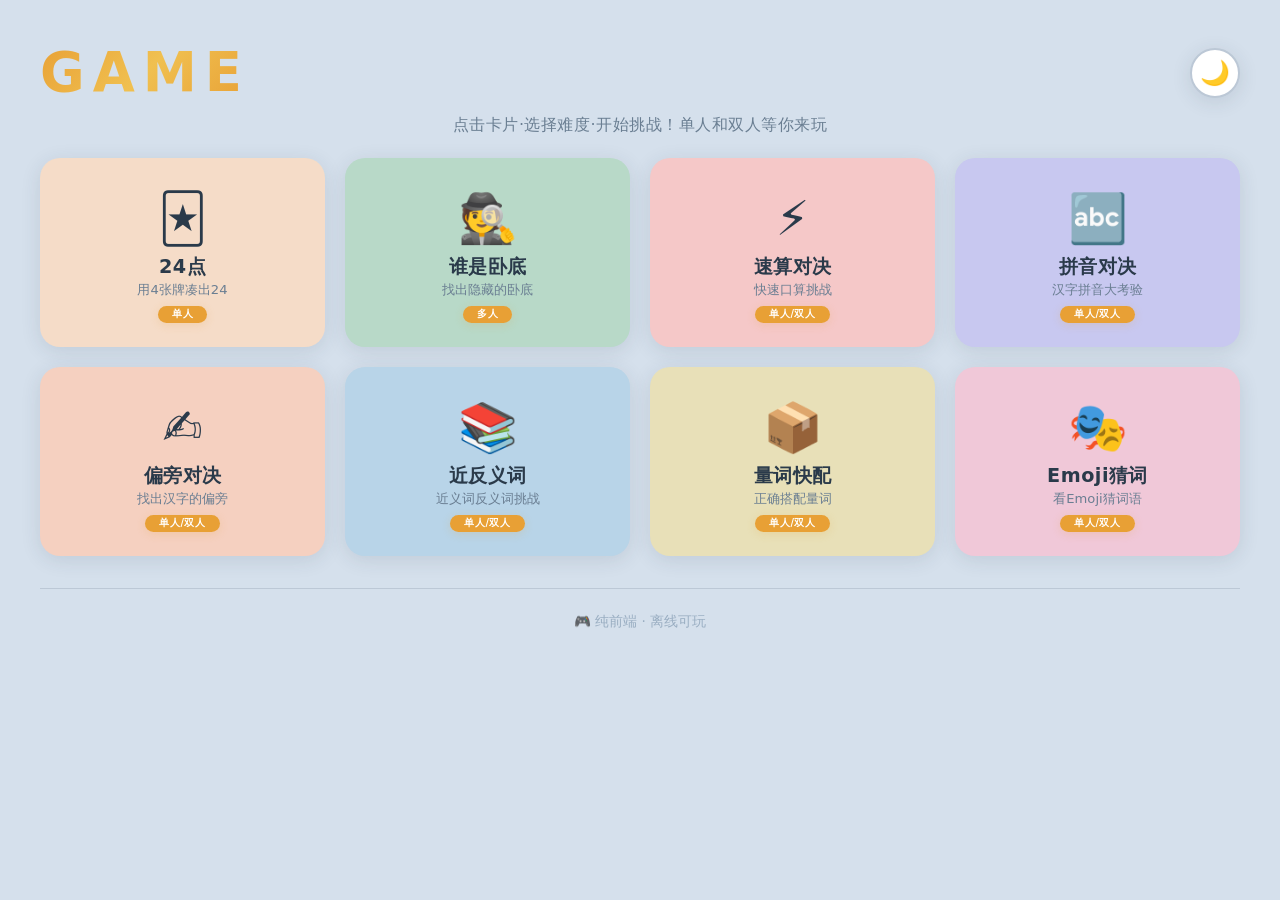
<file: index.html>
<!DOCTYPE html>
<html lang="zh-CN">
<head>
    <meta charset="UTF-8">
    <meta name="viewport" content="width=device-width, initial-scale=1.0, maximum-scale=1.0, user-scalable=no">
    <title>GAME</title>
    <link rel="stylesheet" href="style.css">
</head>
<body>
    <div id="app">
        <header class="main-header">
            <h1 class="game-title">GAME</h1>
            <button id="themeToggle" class="theme-btn" aria-label="切换主题">🌙</button>
        </header>
        <p class="subtitle">点击卡片·选择难度·开始挑战！单人和双人等你来玩</p>
        <nav class="game-grid" id="gameGrid">
            <a href="game-24.html" class="game-card"><div class="card-icon">🃏</div><h3 class="card-name">24点</h3><p class="card-desc">用4张牌凑出24</p><span class="card-badge">单人</span></a>
            <a href="game-undercover.html" class="game-card"><div class="card-icon">🕵️</div><h3 class="card-name">谁是卧底</h3><p class="card-desc">找出隐藏的卧底</p><span class="card-badge">多人</span></a>
            <a href="game-speedmath.html" class="game-card"><div class="card-icon">⚡</div><h3 class="card-name">速算对决</h3><p class="card-desc">快速口算挑战</p><span class="card-badge">单人/双人</span></a>
            <a href="game-pinyin.html" class="game-card"><div class="card-icon">🔤</div><h3 class="card-name">拼音对决</h3><p class="card-desc">汉字拼音大考验</p><span class="card-badge">单人/双人</span></a>
            <a href="game-radical.html" class="game-card"><div class="card-icon">✍️</div><h3 class="card-name">偏旁对决</h3><p class="card-desc">找出汉字的偏旁</p><span class="card-badge">单人/双人</span></a>
            <a href="game-synant.html" class="game-card"><div class="card-icon">📚</div><h3 class="card-name">近反义词</h3><p class="card-desc">近义词反义词挑战</p><span class="card-badge">单人/双人</span></a>
            <a href="game-classifier.html" class="game-card"><div class="card-icon">📦</div><h3 class="card-name">量词快配</h3><p class="card-desc">正确搭配量词</p><span class="card-badge">单人/双人</span></a>
            <a href="game-emoji.html" class="game-card"><div class="card-icon">🎭</div><h3 class="card-name">Emoji猜词</h3><p class="card-desc">看Emoji猜词语</p><span class="card-badge">单人/双人</span></a>
        </nav>
        <footer class="main-footer">🎮 纯前端 · 离线可玩</footer>
    </div>
    <script src="shared.js"></script>
    <script>
        document.addEventListener('DOMContentLoaded', function() {
            const btn = document.getElementById('themeToggle');
            const html = document.documentElement;
            const saved = localStorage.getItem('theme') || 'light';
            html.setAttribute('data-theme', saved);
            btn.textContent = saved === 'dark' ? '☀️' : '🌙';
            btn.addEventListener('click', function() {
                const cur = html.getAttribute('data-theme');
                const next = cur === 'dark' ? 'light' : 'dark';
                html.setAttribute('data-theme', next);
                localStorage.setItem('theme', next);
                btn.textContent = next === 'dark' ? '☀️' : '🌙';
            });
        });
    </script>
</body>
</html>
</file>
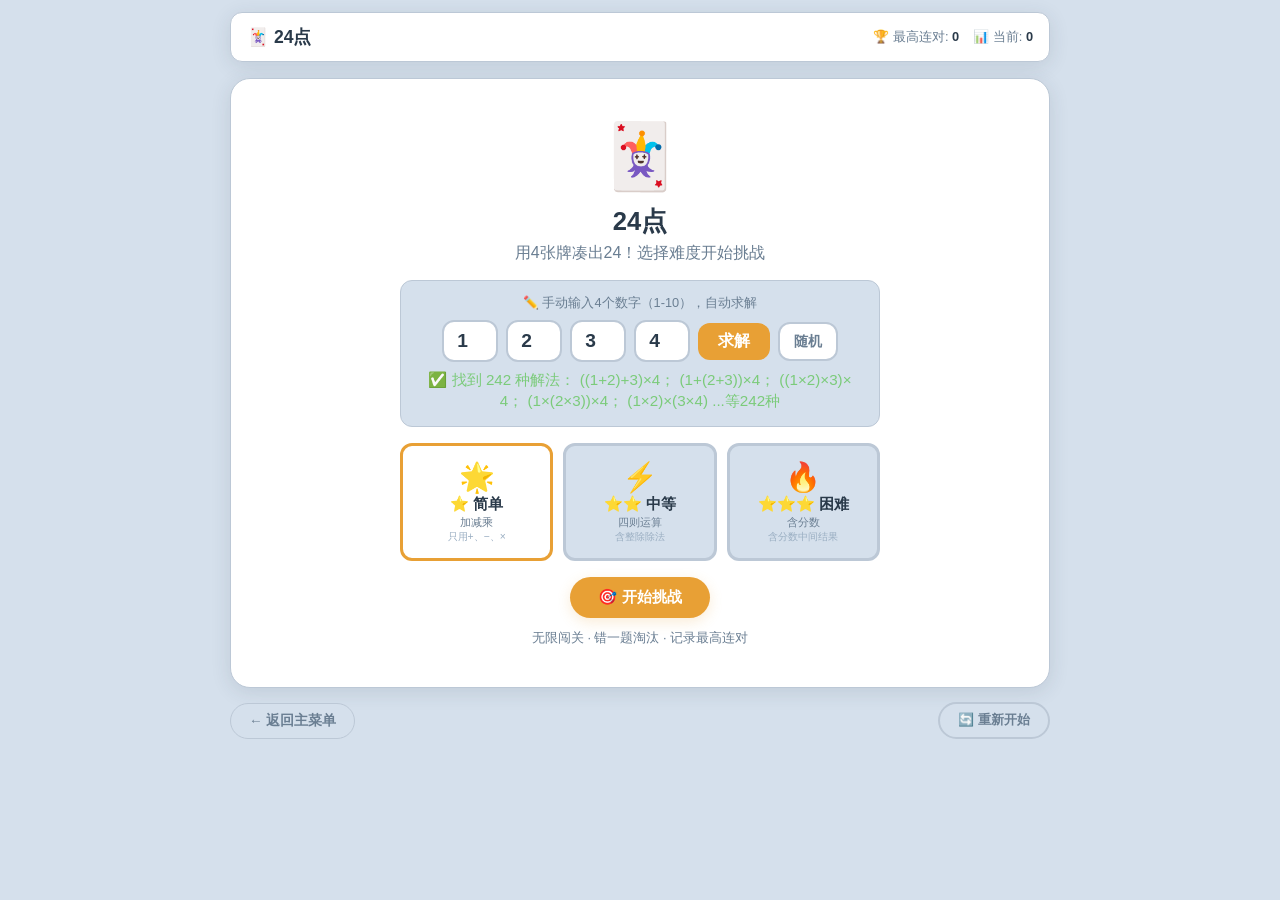
<file: game-24.html>
<!DOCTYPE html>
<html>
<head>
    <meta charset="UTF-8">
    <meta name="viewport" content="width=device-width, initial-scale=1.0, maximum-scale=1.0, user-scalable=no">
    <title>24点 - GAME</title>
    <style>
        * {
            margin: 0;
            padding: 0;
            box-sizing: border-box;
        }

        :root {
            --bg-primary: #d5e0ec;
            --bg-card: #ffffff;
            --text-primary: #2a3a4a;
            --text-secondary: #6a7e92;
            --text-light: #9aaeC2;
            --accent: #e8a035;
            --border-color: #bcc8d6;
            --shadow: 0 4px 20px rgba(42, 58, 74, 0.12);
            --shadow-hover: 0 8px 36px rgba(42, 58, 74, 0.20);
            --radius: 20px;
            --radius-sm: 12px;
            --success: #7bcb7a;
            --success-bg: #eaf5ea;
            --error: #e86b6b;
            --error-bg: #f5eaea;
            --font: 'Segoe UI', 'PingFang SC', 'Microsoft YaHei', sans-serif;
        }

        [data-theme="dark"] {
            --bg-primary: #080c18;
            --bg-card: #141c30;
            --text-primary: #e8edf5;
            --text-secondary: #8899b8;
            --text-light: #556688;
            --accent: #00c8e8;
            --border-color: #1e2a44;
            --shadow: 0 4px 24px rgba(0, 0, 0, 0.6);
            --shadow-hover: 0 8px 40px rgba(0, 200, 232, 0.10);
            --success: #00d4a0;
            --success-bg: #0a2a22;
            --error: #ff6b8a;
            --error-bg: #2a0a18;
        }

        body {
            font-family: var(--font);
            background: var(--bg-primary);
            color: var(--text-primary);
            min-height: 100vh;
            padding: 12px;
            display: flex;
            justify-content: center;
            align-items: flex-start;
            transition: background 0.3s, color 0.3s;
        }

        .container {
            max-width: 820px;
            width: 100%;
            margin: 0 auto;
        }

        .header {
            display: flex;
            flex-wrap: wrap;
            justify-content: space-between;
            align-items: center;
            gap: 8px;
            padding: 12px 16px;
            background: var(--bg-card);
            border-radius: 12px;
            border: 1px solid var(--border-color);
            box-shadow: var(--shadow);
            margin-bottom: 16px;
            transition: background 0.3s, border 0.3s;
        }

        .game-name {
            font-size: 1.1rem;
            font-weight: 700;
            color: var(--text-primary);
        }

        .stats {
            display: flex;
            gap: 14px;
            font-size: 0.8rem;
            color: var(--text-secondary);
        }
        .stats .num {
            font-weight: 700;
            color: var(--text-primary);
        }

        .content {
            background: var(--bg-card);
            border-radius: var(--radius);
            padding: 20px 16px;
            border: 1px solid var(--border-color);
            box-shadow: var(--shadow);
            min-height: 320px;
            transition: background 0.3s, border 0.3s;
        }

        .bottom-bar {
            display: flex;
            justify-content: space-between;
            align-items: center;
            margin-top: 14px;
            flex-wrap: wrap;
            gap: 8px;
        }

        .btn-back {
            padding: 8px 18px;
            background: var(--bg-primary);
            border: 1px solid var(--border-color);
            border-radius: 30px;
            color: var(--text-secondary);
            font-size: 0.85rem;
            font-weight: 600;
            cursor: pointer;
            font-family: inherit;
            text-decoration: none;
            display: inline-block;
            transition: background 0.3s, border 0.3s, color 0.3s;
        }
        .btn-back:hover {
            border-color: var(--accent);
            color: var(--text-primary);
        }

        .btn-secondary {
            padding: 8px 18px;
            background: var(--bg-primary);
            border: 2px solid var(--border-color);
            border-radius: 30px;
            color: var(--text-secondary);
            font-weight: 600;
            font-size: 0.8rem;
            cursor: pointer;
            font-family: inherit;
            transition: background 0.3s, border 0.3s, color 0.3s;
        }
        .btn-secondary:hover {
            border-color: var(--accent);
            color: var(--text-primary);
        }

        .btn-primary {
            padding: 10px 28px;
            background: var(--accent);
            border: none;
            border-radius: 30px;
            color: #fff;
            font-weight: 700;
            font-size: 0.95rem;
            cursor: pointer;
            font-family: inherit;
            box-shadow: 0 4px 14px rgba(232, 160, 53, 0.2);
            transition: background 0.3s;
        }
        [data-theme="dark"] .btn-primary {
            color: #080c18;
        }
        .btn-primary:active {
            transform: scale(0.96);
        }

        .start-screen {
            text-align: center;
            padding: 20px 10px;
        }
        .start-screen .icon {
            font-size: 4rem;
            margin-bottom: 10px;
        }
        .start-screen h2 {
            font-size: 1.6rem;
            margin-bottom: 4px;
            color: var(--text-primary);
        }
        .start-screen .desc {
            color: var(--text-secondary);
            margin-bottom: 16px;
        }

        .diff-grid {
            display: grid;
            grid-template-columns: repeat(3, 1fr);
            gap: 10px;
            max-width: 480px;
            margin: 0 auto 16px;
        }
        .diff-card {
            padding: 14px 10px;
            background: var(--bg-primary);
            border: 3px solid var(--border-color);
            border-radius: var(--radius-sm);
            cursor: pointer;
            transition: all 0.2s;
            text-align: center;
        }
        .diff-card:hover {
            border-color: var(--accent);
            transform: translateY(-2px);
        }
        .diff-card .d-icon {
            font-size: 1.8rem;
        }
        .diff-card .d-name {
            font-weight: 700;
            font-size: 0.95rem;
            color: var(--text-primary);
        }
        .diff-card .d-grade {
            font-size: 0.7rem;
            color: var(--text-secondary);
        }
        .diff-card .d-desc {
            font-size: 0.65rem;
            color: var(--text-light);
        }
        .diff-card.selected {
            border-color: var(--accent);
            background: var(--accent-light);
        }
        [data-theme="dark"] .diff-card.selected {
            background: rgba(0, 200, 232, 0.15);
        }

        .btn-group {
            display: flex;
            gap: 12px;
            justify-content: center;
            flex-wrap: wrap;
            margin-top: 6px;
        }

        /* 手动输入区域 */
        .custom-input-area {
            background: var(--bg-primary);
            border-radius: var(--radius-sm);
            padding: 14px 16px;
            margin: 12px auto 16px;
            max-width: 480px;
            border: 1px solid var(--border-color);
            text-align: center;
        }
        .custom-input-area .input-row {
            display: flex;
            gap: 8px;
            justify-content: center;
            flex-wrap: wrap;
            align-items: center;
        }
        .custom-input-area .input-row input {
            width: 56px;
            padding: 8px 4px;
            text-align: center;
            font-size: 1.2rem;
            font-weight: 700;
            border: 2px solid var(--border-color);
            border-radius: var(--radius-sm);
            background: var(--bg-card);
            color: var(--text-primary);
            font-family: var(--font);
            outline: none;
            transition: border 0.3s;
        }
        .custom-input-area .input-row input:focus {
            border-color: var(--accent);
        }
        [data-theme="dark"] .custom-input-area .input-row input {
            background: #1a2240;
            border-color: #2a3a5a;
        }
        .custom-input-area .input-row .btn-solve {
            padding: 8px 20px;
            background: var(--accent);
            border: none;
            border-radius: var(--radius-sm);
            color: #fff;
            font-weight: 700;
            font-size: 1rem;
            cursor: pointer;
            font-family: var(--font);
            transition: all 0.2s;
        }
        [data-theme="dark"] .custom-input-area .input-row .btn-solve {
            color: #080c18;
        }
        .custom-input-area .input-row .btn-solve:hover {
            transform: scale(1.04);
        }
        .custom-input-area .input-row .btn-random {
            padding: 8px 14px;
            background: var(--bg-card);
            border: 2px solid var(--border-color);
            border-radius: var(--radius-sm);
            color: var(--text-secondary);
            font-weight: 600;
            font-size: 0.9rem;
            cursor: pointer;
            font-family: var(--font);
            transition: all 0.2s;
        }
        .custom-input-area .input-row .btn-random:hover {
            border-color: var(--accent);
            color: var(--text-primary);
        }
        .custom-input-area .custom-result {
            margin-top: 8px;
            font-size: 0.95rem;
            min-height: 24px;
            color: var(--text-secondary);
            word-break: break-all;
        }
        .custom-input-area .custom-result.success {
            color: var(--success);
        }
        .custom-input-area .custom-result.fail {
            color: var(--error);
        }

        .game-area {
            max-width: 540px;
            margin: 0 auto;
            text-align: center;
        }
        .game-area .cards-display {
            display: flex;
            justify-content: center;
            gap: 16px;
            padding: 20px 0;
            flex-wrap: wrap;
        }
        .game-area .card-item {
            width: 72px;
            height: 96px;
            background: var(--bg-card);
            border: 3px solid var(--border-color);
            border-radius: var(--radius-sm);
            display: flex;
            align-items: center;
            justify-content: center;
            font-size: 2.4rem;
            font-weight: 900;
            color: var(--text-primary);
            box-shadow: var(--shadow);
            transition: all 0.2s;
        }
        .game-area .card-item.used {
            opacity: 0.3;
            transform: scale(0.85);
        }
        [data-theme="dark"] .game-area .card-item {
            border-color: #2a3a5a;
        }

        .game-area .difficulty-tag {
            display: inline-block;
            padding: 2px 14px;
            border-radius: 20px;
            font-size: 0.7rem;
            font-weight: 700;
            margin-bottom: 4px;
        }
        .game-area .difficulty-tag.easy {
            background: #7bcb7a;
            color: #fff;
        }
        .game-area .difficulty-tag.medium {
            background: #f0b84a;
            color: #fff;
        }
        .game-area .difficulty-tag.hard {
            background: #e86b6b;
            color: #fff;
        }

        .game-area .expr-display {
            min-height: 50px;
            padding: 10px 16px;
            background: var(--bg-primary);
            border-radius: var(--radius-sm);
            border: 2px dashed var(--border-color);
            font-size: 1.6rem;
            font-weight: 700;
            color: var(--text-primary);
            margin: 8px 0 12px;
            display: flex;
            align-items: center;
            justify-content: center;
            flex-wrap: wrap;
            gap: 2px;
        }

        .btn-row {
            display: grid;
            grid-template-columns: repeat(4, 1fr);
            gap: 8px;
            max-width: 420px;
            margin: 0 auto;
        }
        .btn-row.mt-8 {
            margin-top: 8px;
        }

        .btn-input {
            padding: 12px 0;
            background: var(--bg-primary);
            border: 2px solid var(--border-color);
            border-radius: var(--radius-sm);
            font-size: 1.4rem;
            font-weight: 700;
            color: var(--text-primary);
            cursor: pointer;
            font-family: var(--font);
            transition: all 0.15s;
        }
        .btn-input:hover:not(:disabled) {
            border-color: var(--accent);
            transform: scale(1.04);
        }
        .btn-input:active:not(:disabled) {
            transform: scale(0.94);
        }
        .btn-input:disabled {
            opacity: 0.4;
            cursor: not-allowed;
        }
        .btn-input.btn-num {
            background: var(--bg-card);
            border-color: var(--accent);
            color: var(--accent);
        }
        [data-theme="dark"] .btn-input.btn-num {
            border-color: #00c8e8;
            color: #00c8e8;
        }
        .btn-input.btn-op {
            background: var(--bg-card);
            border-color: #c8d4e0;
        }
        .btn-input.btn-action {
            background: var(--accent);
            color: #fff;
            border-color: var(--accent);
        }
        [data-theme="dark"] .btn-input.btn-action {
            color: #080c18;
        }
        .btn-input.btn-clear {
            background: var(--error);
            color: #fff;
            border-color: var(--error);
        }

        .game-area .action-row {
            display: flex;
            gap: 10px;
            justify-content: center;
            flex-wrap: wrap;
            margin-top: 12px;
        }
        .game-area .action-row .btn-check {
            padding: 10px 32px;
            background: var(--success);
            border: none;
            border-radius: 30px;
            color: #fff;
            font-weight: 700;
            font-size: 1.1rem;
            cursor: pointer;
            font-family: var(--font);
            transition: all 0.2s;
        }
        .game-area .action-row .btn-check:hover:not(:disabled) {
            transform: scale(1.04);
        }
        .game-area .action-row .btn-check:disabled {
            opacity: 0.4;
            cursor: not-allowed;
        }
        .game-area .action-row .btn-hint {
            padding: 10px 24px;
            background: var(--bg-primary);
            border: 2px solid var(--border-color);
            border-radius: 30px;
            color: var(--text-secondary);
            font-weight: 600;
            font-size: 0.9rem;
            cursor: pointer;
            font-family: var(--font);
            transition: all 0.2s;
        }
        .game-area .action-row .btn-hint:hover:not(:disabled) {
            border-color: var(--accent);
            color: var(--text-primary);
        }
        .game-area .action-row .btn-hint:disabled {
            opacity: 0.4;
            cursor: not-allowed;
        }

        .game-area .result-msg {
            font-size: 1.1rem;
            font-weight: 700;
            margin: 10px 0;
            min-height: 32px;
        }
        .game-area .result-msg.correct {
            color: var(--success);
        }
        .game-area .result-msg.wrong {
            color: var(--error);
        }
        .game-area .solution-list {
            text-align: left;
            margin: 8px 0;
            padding: 8px 12px;
            background: var(--bg-primary);
            border-radius: var(--radius-sm);
            border: 1px solid var(--border-color);
            max-height: 120px;
            overflow-y: auto;
            font-size: 0.85rem;
        }
        .game-area .solution-list .s-item {
            padding: 2px 0;
            border-bottom: 1px solid var(--border-color);
            font-family: monospace;
            font-size: 0.95rem;
        }
        .game-area .solution-list .s-item:last-child {
            border-bottom: none;
        }
        .game-area .solution-list .s-label {
            font-weight: 700;
            color: var(--text-secondary);
            font-size: 0.75rem;
            margin-bottom: 4px;
        }

        .modal-overlay {
            display: none;
            position: fixed;
            inset: 0;
            background: rgba(0, 0, 0, 0.55);
            backdrop-filter: blur(6px);
            z-index: 1000;
            justify-content: center;
            align-items: center;
            padding: 20px;
        }
        .modal-overlay.active {
            display: flex;
        }
        .modal {
            background: var(--bg-card);
            border-radius: var(--radius);
            padding: 28px 24px 24px;
            max-width: 420px;
            width: 100%;
            box-shadow: 0 24px 64px rgba(0, 0, 0, 0.4);
            text-align: center;
            border: 1px solid var(--border-color);
            max-height: 90vh;
            overflow-y: auto;
            transition: background 0.3s, border 0.3s;
        }
        .modal .m-icon {
            font-size: 3.2rem;
            margin-bottom: 4px;
        }
        .modal h2 {
            font-size: 1.4rem;
            margin-bottom: 2px;
            color: var(--text-primary);
        }
        .modal .m-score {
            font-size: 2.6rem;
            font-weight: 900;
            color: var(--accent);
            margin: 4px 0;
        }
        .modal .m-detail {
            color: var(--text-secondary);
            font-size: 0.9rem;
            margin-bottom: 10px;
        }
        .modal .m-rank {
            background: var(--bg-primary);
            border-radius: var(--radius-sm);
            padding: 10px 14px;
            margin: 8px 0 14px;
            font-size: 0.85rem;
            text-align: left;
        }
        .modal .m-rank .rank-item {
            display: flex;
            justify-content: space-between;
            padding: 3px 0;
            border-bottom: 1px solid var(--border-color);
            color: var(--text-primary);
        }
        .modal .m-rank .rank-item:last-child {
            border-bottom: none;
        }
        .modal .m-actions {
            display: flex;
            gap: 8px;
            justify-content: center;
            flex-wrap: wrap;
            margin-top: 8px;
        }

        @media (max-width: 640px) {
            .header {
                padding: 10px 12px;
                flex-direction: column;
                align-items: stretch;
                gap: 4px;
            }
            .game-name {
                text-align: center;
                font-size: 1rem;
            }
            .stats {
                justify-content: center;
                font-size: 0.7rem;
                gap: 10px;
            }
            .content {
                padding: 14px 10px;
                min-height: 240px;
            }
            .game-area .card-item {
                width: 56px;
                height: 76px;
                font-size: 1.8rem;
            }
            .game-area .cards-display {
                gap: 10px;
                padding: 14px 0;
            }
            .game-area .expr-display {
                font-size: 1.2rem;
                min-height: 40px;
                padding: 8px 12px;
            }
            .btn-row {
                gap: 6px;
                max-width: 340px;
            }
            .btn-input {
                font-size: 1.1rem;
                padding: 10px 0;
            }
            .diff-grid {
                grid-template-columns: 1fr 1fr 1fr;
                gap: 6px;
            }
            .diff-card {
                padding: 10px 6px;
            }
            .diff-card .d-icon {
                font-size: 1.4rem;
            }
            .diff-card .d-name {
                font-size: 0.8rem;
            }
            .modal {
                padding: 20px 16px;
            }
            .modal .m-score {
                font-size: 2rem;
            }
            .start-screen .icon {
                font-size: 3rem;
            }
            .start-screen h2 {
                font-size: 1.3rem;
            }
            .btn-primary {
                padding: 8px 20px;
                font-size: 0.85rem;
            }
            .custom-input-area .input-row input {
                width: 46px;
                font-size: 1rem;
                padding: 6px 2px;
            }
            .custom-input-area .input-row .btn-solve {
                padding: 6px 14px;
                font-size: 0.85rem;
            }
            .custom-input-area .input-row .btn-random {
                padding: 6px 10px;
                font-size: 0.8rem;
            }
        }

        @media (max-width: 400px) {
            .game-area .card-item {
                width: 46px;
                height: 64px;
                font-size: 1.4rem;
            }
            .game-area .cards-display {
                gap: 6px;
            }
            .game-area .expr-display {
                font-size: 1rem;
                min-height: 34px;
            }
            .btn-row {
                gap: 4px;
                max-width: 280px;
            }
            .btn-input {
                font-size: 0.95rem;
                padding: 8px 0;
            }
            .diff-grid {
                grid-template-columns: 1fr;
                gap: 4px;
            }
            .custom-input-area .input-row input {
                width: 38px;
                font-size: 0.9rem;
                padding: 4px 2px;
            }
        }
    </style>
</head>
<body>
    <script>
        (function() {
            var saved = localStorage.getItem('theme') || 'light';
            document.documentElement.setAttribute('data-theme', saved);
        })();
    </script>

    <div class="container">
        <header class="header">
            <div class="game-name">🃏 24点</div>
            <div class="stats">
                <span>🏆 最高连对: <span class="num" id="bestScore">0</span></span>
                <span>📊 当前: <span class="num" id="currentStreak">0</span></span>
            </div>
        </header>

        <div class="content" id="gameContent"></div>

        <div class="bottom-bar">
            <a class="btn-back" href="index.html">← 返回主菜单</a>
            <button class="btn-secondary" id="resetBtn">🔄 重新开始</button>
        </div>
    </div>

    <div class="modal-overlay" id="resultModal">
        <div class="modal" id="resultModalContent"></div>
    </div>

    <script src="data/24-data.js"></script>
    <script>
        // ============================================================
        // 24点 - 完整版（含手动输入）
        // ============================================================

        function applyTheme() {
            var saved = localStorage.getItem('theme') || 'light';
            document.documentElement.setAttribute('data-theme', saved);
        }
        applyTheme();

        window.addEventListener('storage', function(e) {
            if (e.key === 'theme') applyTheme();
        });

        var lastTheme = localStorage.getItem('theme') || 'light';
        setInterval(function() {
            var current = localStorage.getItem('theme') || 'light';
            if (current !== lastTheme) {
                lastTheme = current;
                applyTheme();
            }
        }, 2000);

        var $content = document.getElementById('gameContent');
        var $best = document.getElementById('bestScore');
        var $streak = document.getElementById('currentStreak');
        var $resetBtn = document.getElementById('resetBtn');
        var $modal = document.getElementById('resultModal');
        var $modalContent = document.getElementById('resultModalContent');

        function shuffle(arr) {
            for (var i = arr.length - 1; i > 0; i--) {
                var j = Math.floor(Math.random() * (i + 1));
                var temp = arr[i];
                arr[i] = arr[j];
                arr[j] = temp;
            }
            return arr;
        }

        function getBestScore(key) {
            try {
                var data = localStorage.getItem('rank_' + key);
                var list = data ? JSON.parse(data) : [];
                if (list.length === 0) return 0;
                var max = 0;
                for (var i = 0; i < list.length; i++) {
                    if (list[i].score > max) max = list[i].score;
                }
                return max;
            } catch (e) { return 0; }
        }

        function saveRank(key, score) {
            try {
                var data = localStorage.getItem('rank_' + key);
                var list = data ? JSON.parse(data) : [];
                list.push({ score: score, time: Date.now() });
                if (list.length > 50) list.shift();
                localStorage.setItem('rank_' + key, JSON.stringify(list));
            } catch (e) {}
        }

        function getRankList(key, limit) {
            try {
                var data = localStorage.getItem('rank_' + key);
                var list = data ? JSON.parse(data) : [];
                list.sort(function(a, b) { return b.score - a.score; });
                return list.slice(0, limit || 10);
            } catch (e) { return []; }
        }

        // ============================================================
        // 24点求解器（用于手动输入）
        // ============================================================
        function solve24(nums) {
            var OPS = ['+', '-', '*', '/'];

            function calc(a, op, b) {
                switch (op) {
                    case '+':
                        return a + b;
                    case '-':
                        return a - b;
                    case '*':
                        return a * b;
                    case '/':
                        return b !== 0 ? a / b : null;
                }
                return null;
            }

            function evaluateAll(a, b, c, d, op1, op2, op3) {
                var results = [];
                var r, r1, r2;

                r1 = calc(a, op1, b);
                if (r1 !== null) {
                    r2 = calc(r1, op2, c);
                    if (r2 !== null) {
                        r = calc(r2, op3, d);
                        if (r !== null) results.push({ value: r, expr: '((' + a + op1 + b + ')' + op2 + c + ')' + op3 +
                            d });
                    }
                }

                r1 = calc(b, op2, c);
                if (r1 !== null) {
                    r2 = calc(a, op1, r1);
                    if (r2 !== null) {
                        r = calc(r2, op3, d);
                        if (r !== null) results.push({ value: r, expr: '(' + a + op1 + '(' + b + op2 + c + '))' + op3 +
                            d });
                    }
                }

                r1 = calc(a, op1, b);
                r2 = calc(c, op3, d);
                if (r1 !== null && r2 !== null) {
                    r = calc(r1, op2, r2);
                    if (r !== null) results.push({ value: r, expr: '(' + a + op1 + b + ')' + op2 + '(' + c + op3 + d +
                            ')' });
                }

                r1 = calc(b, op2, c);
                if (r1 !== null) {
                    r2 = calc(r1, op3, d);
                    if (r2 !== null) {
                        r = calc(a, op1, r2);
                        if (r !== null) results.push({ value: r, expr: a + op1 + '((' + b + op2 + c + ')' + op3 + d +
                                ')' });
                    }
                }

                r1 = calc(c, op3, d);
                if (r1 !== null) {
                    r2 = calc(b, op2, r1);
                    if (r2 !== null) {
                        r = calc(a, op1, r2);
                        if (r !== null) results.push({ value: r, expr: a + op1 + '(' + b + op2 + '(' + c + op3 + d +
                                '))' });
                    }
                }

                return results;
            }

            var solutions = [];
            var seen = {};
            var perms = [];

            for (var i = 0; i < 4; i++) {
                for (var j = 0; j < 4; j++) {
                    if (j === i) continue;
                    for (var k = 0; k < 4; k++) {
                        if (k === i || k === j) continue;
                        for (var l = 0; l < 4; l++) {
                            if (l === i || l === j || l === k) continue;
                            perms.push([nums[i], nums[j], nums[k], nums[l]]);
                        }
                    }
                }
            }

            var opSymbols = ['+', '-', '*', '/'];
            for (var p = 0; p < perms.length; p++) {
                var a = perms[p][0],
                    b = perms[p][1],
                    c = perms[p][2],
                    d = perms[p][3];
                for (var o1 = 0; o1 < 4; o1++) {
                    for (var o2 = 0; o2 < 4; o2++) {
                        for (var o3 = 0; o3 < 4; o3++) {
                            var results = evaluateAll(a, b, c, d, opSymbols[o1], opSymbols[o2], opSymbols[o3]);
                            for (var r = 0; r < results.length; r++) {
                                var res = results[r];
                                if (Math.abs(res.value - 24) < 0.0001) {
                                    var display = res.expr.replace(/\*/g, '×').replace(/\//g, '÷');
                                    if (!seen[display]) {
                                        seen[display] = true;
                                        solutions.push(display);
                                    }
                                }
                            }
                        }
                    }
                }
            }
            return solutions;
        }

        // 手动输入求解
        function solveCustom() {
            var num1 = parseInt(document.getElementById('num1').value);
            var num2 = parseInt(document.getElementById('num2').value);
            var num3 = parseInt(document.getElementById('num3').value);
            var num4 = parseInt(document.getElementById('num4').value);
            var resultDiv = document.getElementById('customResult');

            // 验证输入
            var nums = [num1, num2, num3, num4];
            for (var i = 0; i < nums.length; i++) {
                if (isNaN(nums[i]) || nums[i] < 1 || nums[i] > 10) {
                    resultDiv.className = 'custom-result fail';
                    resultDiv.textContent = '⚠️ 请输入1-10之间的整数！';
                    return;
                }
            }

            var solutions = solve24(nums);
            if (solutions.length === 0) {
                resultDiv.className = 'custom-result fail';
                resultDiv.textContent = '❌ 这组数字无解！';
            } else {
                resultDiv.className = 'custom-result success';
                var display = '✅ 找到 ' + solutions.length + ' 种解法：';
                for (var i = 0; i < Math.min(solutions.length, 5); i++) {
                    display += ' ' + solutions[i];
                    if (i < Math.min(solutions.length, 5) - 1) display += '；';
                }
                if (solutions.length > 5) {
                    display += ' ...等' + solutions.length + '种';
                }
                resultDiv.textContent = display;
            }
        }

        function randomCustom() {
            var nums = [];
            for (var i = 0; i < 4; i++) {
                nums.push(Math.floor(Math.random() * 10) + 1);
            }
            document.getElementById('num1').value = nums[0];
            document.getElementById('num2').value = nums[1];
            document.getElementById('num3').value = nums[2];
            document.getElementById('num4').value = nums[3];
            // 自动求解
            solveCustom();
        }

        // 暴露到全局
        window.solveCustom = solveCustom;
        window.randomCustom = randomCustom;

        // ============================================================
        // 游戏逻辑
        // ============================================================

        var DIFFICULTIES = {
            easy: { label: '⭐ 简单', grade: '加减乘', desc: '只用+、−、×', icon: '🌟' },
            medium: { label: '⭐⭐ 中等', grade: '四则运算', desc: '含整除除法', icon: '⚡' },
            hard: { label: '⭐⭐⭐ 困难', grade: '含分数', desc: '含分数中间结果', icon: '🔥' }
        };

        var currentDifficulty = 'easy';
        var gameRunning = false;

        var currentQuestion = null;
        var currentIndex = 0;
        var currentStreak = 0;
        var currentBest = 0;
        var questions = [];
        var answered = false;

        var expression = [];
        var usedIndices = [];

        function getQuestions(diff, count) {
            var bank = TWENTYFOUR_QUESTIONS[diff] || TWENTYFOUR_QUESTIONS.easy;
            var shuffled = shuffle(bank.slice(0));
            return shuffled.slice(0, count || Math.min(shuffled.length, 100));
        }

        function render() {
            if (!gameRunning) { renderStartScreen(); return; }
            renderGame();
        }

        function renderStartScreen() {
            var key = '24_' + currentDifficulty;
            $best.textContent = getBestScore(key);
            $streak.textContent = '0';

            var diffHtml = '';
            var keys = Object.keys(DIFFICULTIES);
            for (var i = 0; i < keys.length; i++) {
                var k = keys[i];
                var d = DIFFICULTIES[k];
                var selected = k === currentDifficulty ? 'selected' : '';
                diffHtml += '<div class="diff-card ' + selected + '" data-diff="' + k + '">';
                diffHtml += '<div class="d-icon">' + d.icon + '</div>';
                diffHtml += '<div class="d-name">' + d.label + '</div>';
                diffHtml += '<div class="d-grade">' + d.grade + '</div>';
                diffHtml += '<div class="d-desc">' + d.desc + '</div>';
                diffHtml += '</div>';
            }

            $content.innerHTML =
                '<div class="start-screen">' +
                '<div class="icon">🃏</div>' +
                '<h2>24点</h2>' +
                '<p class="desc">用4张牌凑出24！选择难度开始挑战</p>' +

                // 手动输入区域
                '<div class="custom-input-area">' +
                '<div style="font-size:0.8rem;color:var(--text-secondary);margin-bottom:8px;">✏️ 手动输入4个数字（1-10），自动求解</div>' +
                '<div class="input-row">' +
                '<input type="number" id="num1" min="1" max="10" value="1">' +
                '<input type="number" id="num2" min="1" max="10" value="2">' +
                '<input type="number" id="num3" min="1" max="10" value="3">' +
                '<input type="number" id="num4" min="1" max="10" value="4">' +
                '<button class="btn-solve" onclick="solveCustom()">求解</button>' +
                '<button class="btn-random" onclick="randomCustom()">随机</button>' +
                '</div>' +
                '<div class="custom-result" id="customResult"></div>' +
                '</div>' +

                '<div class="diff-grid">' + diffHtml + '</div>' +
                '<div class="btn-group">' +
                '<button class="btn-primary" onclick="startGame()">🎯 开始挑战</button>' +
                '</div>' +
                '<div style="margin-top:12px;font-size:0.8rem;color:var(--text-secondary);">' +
                '无限闯关 · 错一题淘汰 · 记录最高连对' +
                '</div>' +
                '</div>';

            var cards = document.querySelectorAll('.diff-card');
            for (var i = 0; i < cards.length; i++) {
                (function(card) {
                    card.addEventListener('click', function() {
                        var diff = this.dataset.diff;
                        if (diff === currentDifficulty) return;
                        currentDifficulty = diff;
                        var allCards = document.querySelectorAll('.diff-card');
                        for (var j = 0; j < allCards.length; j++) {
                            allCards[j].classList.remove('selected');
                        }
                        this.classList.add('selected');
                        if (gameRunning) {
                            gameRunning = false;
                            resetGame();
                        }
                        var key = '24_' + currentDifficulty;
                        $best.textContent = getBestScore(key);
                    });
                })(cards[i]);
            }

            // 自动求解默认数字
            setTimeout(function() {
                var resultDiv = document.getElementById('customResult');
                if (resultDiv && resultDiv.textContent === '') {
                    solveCustom();
                }
            }, 100);
        }

        function startGame() {
            gameRunning = true;
            currentIndex = 0;
            currentStreak = 0;
            var key = '24_' + currentDifficulty;
            currentBest = getBestScore(key);
            questions = getQuestions(currentDifficulty, 100);
            if (questions.length === 0) {
                questions = getQuestions('easy', 30);
            }
            answered = false;
            expression = [];
            usedIndices = [];
            renderGame();
        }

        function renderGame() {
            if (currentIndex >= questions.length) {
                var extra = getQuestions(currentDifficulty, 30);
                questions = questions.concat(extra);
            }

            currentQuestion = questions[currentIndex];
            var diff = currentDifficulty;
            var tagClass = diff === 'easy' ? 'easy' : (diff === 'medium' ? 'medium' : 'hard');
            var diffLabel = DIFFICULTIES[diff].label;

            var key = '24_' + currentDifficulty;
            $best.textContent = currentBest;
            $streak.textContent = currentStreak;

            var cardsHtml = '';
            for (var i = 0; i < 4; i++) {
                var isUsed = usedIndices.indexOf(i) !== -1;
                cardsHtml += '<div class="card-item ' + (isUsed ? 'used' : '') + '">' + currentQuestion.nums[i] + '</div>';
            }

            var exprDisplay = expression.length > 0 ? expression.join(' ') : '点击下方数字和运算符构建算式';

            var numBtns = '';
            for (var i = 0; i < 4; i++) {
                var disabled = usedIndices.indexOf(i) !== -1 ? 'disabled' : '';
                numBtns += '<button class="btn-input btn-num" onclick="addNumber(' + i + ')" ' + disabled + '>' + currentQuestion
                    .nums[i] + '</button>';
            }

            var opBtns = '';
            var ops = ['+', '−', '×', '÷'];
            for (var i = 0; i < ops.length; i++) {
                opBtns += '<button class="btn-input btn-op" onclick="addOperator(\'' + ops[i] + '\')">' + ops[i] + '</button>';
            }

            var actionBtns = '';
            actionBtns += '<button class="btn-input btn-action" onclick="addLeftParen()">(</button>';
            actionBtns += '<button class="btn-input btn-action" onclick="addRightParen()">)</button>';
            actionBtns += '<button class="btn-input btn-clear" onclick="clearExpr()">✕</button>';
            actionBtns += '<button class="btn-input btn-action" onclick="backspace()">⌫</button>';

            var isComplete = expression.length > 0 && usedIndices.length === 4;
            var checkDisabled = answered || !isComplete ? 'disabled' : '';
            var hintDisabled = answered ? 'disabled' : '';

            var solutionHtml = '';
            if (answered) {
                var sols = currentQuestion.solutions || [];
                if (sols.length > 0) {
                    solutionHtml = '<div class="solution-list">' +
                        '<div class="s-label">💡 所有解法 (' + sols.length + '种)：</div>';
                    for (var i = 0; i < Math.min(sols.length, 10); i++) {
                        solutionHtml += '<div class="s-item">' + sols[i] + '</div>';
                    }
                    if (sols.length > 10) {
                        solutionHtml += '<div class="s-item" style="color:var(--text-light);font-size:0.75rem;">...还有 ' +
                            (sols.length - 10) + ' 种</div>';
                    }
                    solutionHtml += '</div>';
                }
            }

            $content.innerHTML =
                '<div class="game-area">' +
                '<div class="progress-info">' +
                '<span class="difficulty-tag ' + tagClass + '">' + diffLabel + '</span>' +
                ' · 第 ' + (currentIndex + 1) + ' 题' +
                '</div>' +
                '<div class="cards-display">' + cardsHtml + '</div>' +
                '<div class="expr-display" id="exprDisplay">' + exprDisplay + '</div>' +
                '<div class="btn-row">' + numBtns + '</div>' +
                '<div class="btn-row mt-8">' + opBtns + '</div>' +
                '<div class="btn-row mt-8">' + actionBtns + '</div>' +
                '<div class="action-row">' +
                '<button class="btn-check" onclick="checkAnswer()" ' + checkDisabled + '>✅ 验证</button>' +
                '<button class="btn-hint" onclick="showHint()" ' + hintDisabled + '>💡 提示</button>' +
                '</div>' +
                '<div class="result-msg" id="resultMsg"></div>' +
                solutionHtml +
                '</div>';

            var numBtnsEls = document.querySelectorAll('.btn-row .btn-num');
            for (var i = 0; i < numBtnsEls.length; i++) {
                var idx = i;
                if (usedIndices.indexOf(idx) !== -1) {
                    numBtnsEls[i].disabled = true;
                }
            }
        }

        function addNumber(index) {
            if (answered || usedIndices.indexOf(index) !== -1) return;
            usedIndices.push(index);
            expression.push(String(currentQuestion.nums[index]));
            renderGame();
        }

        function addOperator(op) {
            if (answered) return;
            var last = expression[expression.length - 1] || '';
            if (last === '+' || last === '−' || last === '×' || last === '÷' || last === '(') return;
            if (expression.length === 0) return;
            expression.push(op);
            renderGame();
        }

        function addLeftParen() {
            if (answered) return;
            var last = expression[expression.length - 1] || '';
            if (last === '' || last === '+' || last === '−' || last === '×' || last === '÷' || last === '(') {
                expression.push('(');
                renderGame();
            } else {
                expression.push('×');
                expression.push('(');
                renderGame();
            }
        }

        function addRightParen() {
            if (answered) return;
            var last = expression[expression.length - 1] || '';
            if (last === '+' || last === '−' || last === '×' || last === '÷' || last === '(' || last === '') {
                return;
            }
            var openCount = 0,
                closeCount = 0;
            for (var i = 0; i < expression.length; i++) {
                if (expression[i] === '(') openCount++;
                if (expression[i] === ')') closeCount++;
            }
            if (openCount > closeCount) {
                expression.push(')');
                renderGame();
            }
        }

        function backspace() {
            if (answered) return;
            if (expression.length === 0) return;
            var removed = expression.pop();
            if (!isNaN(removed) && removed !== '(' && removed !== ')') {
                var num = parseInt(removed);
                for (var i = usedIndices.length - 1; i >= 0; i--) {
                    if (currentQuestion.nums[usedIndices[i]] === num) {
                        usedIndices.splice(i, 1);
                        break;
                    }
                }
            }
            renderGame();
        }

        function clearExpr() {
            if (answered) return;
            expression = [];
            usedIndices = [];
            renderGame();
        }

        function checkAnswer() {
            if (answered) return;
            if (usedIndices.length !== 4) {
                var msg = document.getElementById('resultMsg');
                msg.className = 'result-msg wrong';
                msg.textContent = '⚠️ 请使用全部4张牌！';
                return;
            }

            var expr = expression.join('');

            var openCount = 0,
                closeCount = 0;
            for (var i = 0; i < expr.length; i++) {
                if (expr[i] === '(') openCount++;
                if (expr[i] === ')') closeCount++;
            }
            if (openCount !== closeCount) {
                var msg = document.getElementById('resultMsg');
                msg.className = 'result-msg wrong';
                msg.textContent = '⚠️ 括号不匹配！';
                return;
            }

            try {
                var evalExpr = expr.replace(/×/g, '*').replace(/÷/g, '/').replace(/−/g, '-');
                var result = Function('"use strict"; return (' + evalExpr + ')')();
                var isCorrect = Math.abs(result - 24) < 0.0001;

                answered = true;
                var msg = document.getElementById('resultMsg');

                if (isCorrect) {
                    msg.className = 'result-msg correct';
                    msg.textContent = '✅ 恭喜！' + expr + ' = 24';

                    currentStreak++;
                    if (currentStreak > currentBest) {
                        currentBest = currentStreak;
                        var key = '24_' + currentDifficulty;
                        saveRank(key, currentBest);
                        $best.textContent = currentBest;
                    }
                    $streak.textContent = currentStreak;

                    showAllSolutions();

                    setTimeout(function() {
                        currentIndex++;
                        answered = false;
                        expression = [];
                        usedIndices = [];
                        if (currentIndex >= questions.length) {
                            var extra = getQuestions(currentDifficulty, 30);
                            questions = questions.concat(extra);
                        }
                        renderGame();
                    }, 1500);
                } else {
                    msg.className = 'result-msg wrong';
                    msg.innerHTML = '❌ ' + expr + ' = ' + Math.round(result * 100) / 100 + '，不等于24';
                    showAllSolutions();
                    setTimeout(function() {
                        showResult(currentStreak);
                    }, 1500);
                }
            } catch (e) {
                var msg = document.getElementById('resultMsg');
                msg.className = 'result-msg wrong';
                msg.textContent = '⚠️ 算式格式错误，请重新输入';
                answered = false;
            }
        }

        function showAllSolutions() {
            var sols = currentQuestion.solutions || [];
            if (sols.length === 0) return;

            var container = document.querySelector('.game-area');
            var existing = container.querySelector('.solution-list');
            if (existing) existing.remove();

            var html = '<div class="solution-list">' +
                '<div class="s-label">💡 所有解法 (' + sols.length + '种)：</div>';
            for (var i = 0; i < Math.min(sols.length, 15); i++) {
                html += '<div class="s-item">' + sols[i] + '</div>';
            }
            if (sols.length > 15) {
                html += '<div class="s-item" style="color:var(--text-light);font-size:0.75rem;">...还有 ' + (sols.length - 15) +
                    ' 种</div>';
            }
            html += '</div>';

            var msg = document.getElementById('resultMsg');
            msg.insertAdjacentHTML('afterend', html);
        }

        function showHint() {
            if (answered) return;
            var sols = currentQuestion.solutions || [];
            if (sols.length === 0) {
                var msg = document.getElementById('resultMsg');
                msg.className = 'result-msg wrong';
                msg.textContent = '⚠️ 暂无解法记录，请自行尝试';
                return;
            }
            var msg = document.getElementById('resultMsg');
            msg.className = 'result-msg';
            msg.innerHTML = '💡 提示：' + sols[0];
        }

        function showResult(score) {
            gameRunning = false;
            var key = '24_' + currentDifficulty;
            var rankList = getRankList(key, 5);

            var icon, title, detail;
            if (score >= 10) { icon = '🏆';
                title = '太厉害了！';
                detail = '你是24点大师！'; } else if (score >= 5) { icon = '🌟';
                title = '表现优秀！'; } else if (score >= 3) { icon = '💪';
                title = '再接再厉！'; } else if (score >= 1) { icon = '📖';
                title = '继续加油！'; } else { icon = '🌱';
                title = '开始你的24点之旅！'; }

            var rankHtml = rankList.length > 0 ? '' :
                '<div style="text-align:center;color:var(--text-secondary);padding:8px 0;">暂无记录</div>';
            for (var i = 0; i < rankList.length; i++) {
                rankHtml += '<div class="rank-item"><span>#' + (i + 1) + '</span><span>' + rankList[i].score +
                    ' 连对</span></div>';
            }

            var sols = currentQuestion ? currentQuestion.solutions : [];
            var solHtml = '';
            if (sols && sols.length > 0) {
                solHtml = '<div style="text-align:left;margin:8px 0;padding:8px 12px;background:var(--bg-primary);border-radius:8px;max-height:100px;overflow-y:auto;font-size:0.8rem;">' +
                    '<div style="font-weight:700;font-size:0.7rem;color:var(--text-secondary);margin-bottom:4px;">💡 本题解法：</div>';
                for (var i = 0; i < Math.min(sols.length, 5); i++) {
                    solHtml += '<div style="padding:2px 0;border-bottom:1px solid var(--border-color);font-family:monospace;">' +
                        sols[i] + '</div>';
                }
                if (sols.length > 5) {
                    solHtml += '<div style="font-size:0.7rem;color:var(--text-light);padding-top:2px;">...还有 ' + (sols
                        .length - 5) + ' 种</div>';
                }
                solHtml += '</div>';
            }

            $modalContent.innerHTML =
                '<div class="m-icon">' + icon + '</div>' +
                '<h2>' + title + '</h2>' +
                '<div class="m-score">' + score + '</div>' +
                '<div class="m-detail">' + detail + ' (' + DIFFICULTIES[currentDifficulty].label + ')</div>' +
                solHtml +
                '<div class="m-rank"><div style="font-weight:700;margin-bottom:6px;">🏅 积分榜 (最高连对)</div>' +
                rankHtml + '</div>' +
                '<div class="m-actions">' +
                '<button class="btn-primary" onclick="closeResult(); startGame();">🔄 再来一局</button>' +
                '<button class="btn-secondary" onclick="closeResult(); resetGame();">🏠 返回</button>' +
                '</div>';
            $modal.classList.add('active');
        }

        function closeResult() { $modal.classList.remove('active'); }

        function resetGame() {
            gameRunning = false;
            answered = false;
            expression = [];
            usedIndices = [];
            currentIndex = 0;
            currentStreak = 0;
            $streak.textContent = '0';
            renderStartScreen();
        }

        $resetBtn.addEventListener('click', function() {
            if (confirm('确定重新开始吗？')) { resetGame();
                renderStartScreen(); }
        });

        $modal.addEventListener('click', function(e) {
            if (e.target === this) closeResult();
        });

        console.log('🃏 24点已加载');
        console.log('✅ 题库: 简单=' + (TWENTYFOUR_QUESTIONS.easy ? TWENTYFOUR_QUESTIONS.easy.length : 0) +
            ' 中等=' + (TWENTYFOUR_QUESTIONS.medium ? TWENTYFOUR_QUESTIONS.medium.length : 0) +
            ' 困难=' + (TWENTYFOUR_QUESTIONS.hard ? TWENTYFOUR_QUESTIONS.hard.length : 0));

        renderStartScreen();
        var key = '24_' + currentDifficulty;
        $best.textContent = getBestScore(key);
    </script>
</body>
</html>
</file>
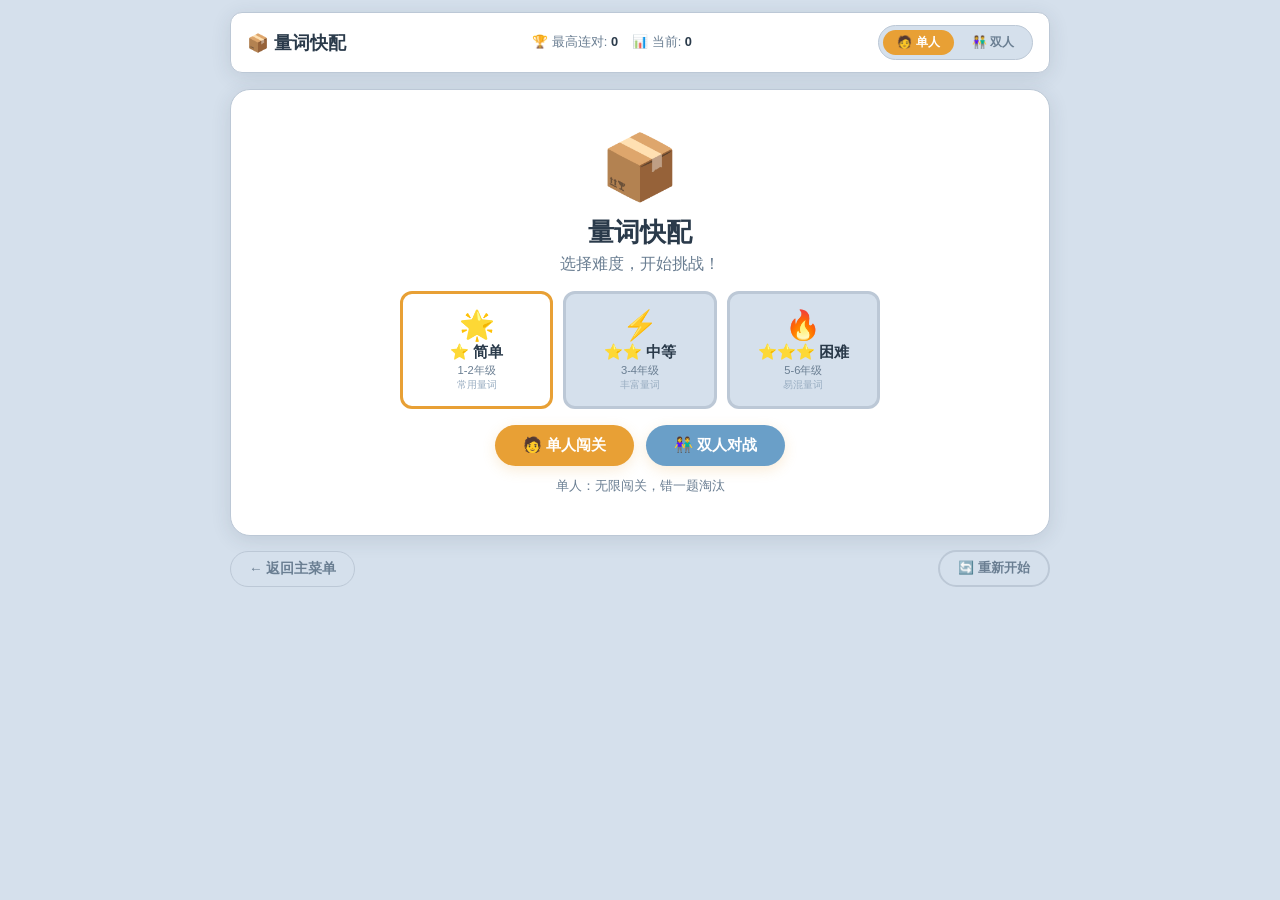
<file: game-classifier.html>
<!DOCTYPE html>
<html>
<head>
    <meta charset="UTF-8">
    <meta name="viewport" content="width=device-width, initial-scale=1.0, maximum-scale=1.0, user-scalable=no">
    <title>量词快配 - GAME</title>
    <style>
        * {
            margin: 0;
            padding: 0;
            box-sizing: border-box;
        }

        :root {
            --bg-primary: #d5e0ec;
            --bg-card: #ffffff;
            --text-primary: #2a3a4a;
            --text-secondary: #6a7e92;
            --text-light: #9aaeC2;
            --accent: #e8a035;
            --border-color: #bcc8d6;
            --shadow: 0 4px 20px rgba(42, 58, 74, 0.12);
            --shadow-hover: 0 8px 36px rgba(42, 58, 74, 0.20);
            --radius: 20px;
            --radius-sm: 12px;
            --success: #7bcb7a;
            --success-bg: #eaf5ea;
            --error: #e86b6b;
            --error-bg: #f5eaea;
            --font: 'Segoe UI', 'PingFang SC', 'Microsoft YaHei', sans-serif;
        }

        [data-theme="dark"] {
            --bg-primary: #080c18;
            --bg-card: #141c30;
            --text-primary: #e8edf5;
            --text-secondary: #8899b8;
            --text-light: #556688;
            --accent: #00c8e8;
            --border-color: #1e2a44;
            --shadow: 0 4px 24px rgba(0, 0, 0, 0.6);
            --shadow-hover: 0 8px 40px rgba(0, 200, 232, 0.10);
            --success: #00d4a0;
            --success-bg: #0a2a22;
            --error: #ff6b8a;
            --error-bg: #2a0a18;
        }

        body {
            font-family: var(--font);
            background: var(--bg-primary);
            color: var(--text-primary);
            min-height: 100vh;
            padding: 12px;
            display: flex;
            justify-content: center;
            align-items: flex-start;
            transition: background 0.3s, color 0.3s;
        }

        .container {
            max-width: 820px;
            width: 100%;
            margin: 0 auto;
        }

        .header {
            display: flex;
            flex-wrap: wrap;
            justify-content: space-between;
            align-items: center;
            gap: 8px;
            padding: 12px 16px;
            background: var(--bg-card);
            border-radius: 12px;
            border: 1px solid var(--border-color);
            box-shadow: var(--shadow);
            margin-bottom: 16px;
            transition: background 0.3s, border 0.3s;
        }

        .game-name {
            font-size: 1.1rem;
            font-weight: 700;
            color: var(--text-primary);
        }

        .stats {
            display: flex;
            gap: 14px;
            font-size: 0.8rem;
            color: var(--text-secondary);
        }
        .stats .num {
            font-weight: 700;
            color: var(--text-primary);
        }

        .mode-toggle {
            display: flex;
            gap: 4px;
            background: var(--bg-primary);
            border-radius: 30px;
            padding: 4px;
            border: 1px solid var(--border-color);
        }
        .mode-toggle button {
            padding: 4px 14px;
            border: none;
            border-radius: 30px;
            background: transparent;
            color: var(--text-secondary);
            font-weight: 600;
            font-size: 0.75rem;
            cursor: pointer;
            font-family: inherit;
            transition: background 0.3s, color 0.3s;
        }
        .mode-toggle button.active {
            background: var(--accent);
            color: #fff;
        }

        .content {
            background: var(--bg-card);
            border-radius: var(--radius);
            padding: 20px 16px;
            border: 1px solid var(--border-color);
            box-shadow: var(--shadow);
            min-height: 320px;
            transition: background 0.3s, border 0.3s;
        }

        .bottom-bar {
            display: flex;
            justify-content: space-between;
            align-items: center;
            margin-top: 14px;
            flex-wrap: wrap;
            gap: 8px;
        }

        .btn-back {
            padding: 8px 18px;
            background: var(--bg-primary);
            border: 1px solid var(--border-color);
            border-radius: 30px;
            color: var(--text-secondary);
            font-size: 0.85rem;
            font-weight: 600;
            cursor: pointer;
            font-family: inherit;
            text-decoration: none;
            display: inline-block;
            transition: background 0.3s, border 0.3s, color 0.3s;
        }
        .btn-back:hover {
            border-color: var(--accent);
            color: var(--text-primary);
        }

        .btn-secondary {
            padding: 8px 18px;
            background: var(--bg-primary);
            border: 2px solid var(--border-color);
            border-radius: 30px;
            color: var(--text-secondary);
            font-weight: 600;
            font-size: 0.8rem;
            cursor: pointer;
            font-family: inherit;
            transition: background 0.3s, border 0.3s, color 0.3s;
        }
        .btn-secondary:hover {
            border-color: var(--accent);
            color: var(--text-primary);
        }

        .btn-primary {
            padding: 10px 28px;
            background: var(--accent);
            border: none;
            border-radius: 30px;
            color: #fff;
            font-weight: 700;
            font-size: 0.95rem;
            cursor: pointer;
            font-family: inherit;
            box-shadow: 0 4px 14px rgba(232, 160, 53, 0.2);
            transition: background 0.3s;
        }
        [data-theme="dark"] .btn-primary {
            color: #080c18;
        }
        .btn-primary:active {
            transform: scale(0.96);
        }

        /* ===== 开始界面 ===== */
        .start-screen {
            text-align: center;
            padding: 20px 10px;
        }
        .start-screen .icon {
            font-size: 4rem;
            margin-bottom: 10px;
        }
        .start-screen h2 {
            font-size: 1.6rem;
            margin-bottom: 4px;
            color: var(--text-primary);
        }
        .start-screen .desc {
            color: var(--text-secondary);
            margin-bottom: 16px;
        }

        .diff-grid {
            display: grid;
            grid-template-columns: repeat(3, 1fr);
            gap: 10px;
            max-width: 480px;
            margin: 0 auto 16px;
        }
        .diff-card {
            padding: 14px 10px;
            background: var(--bg-primary);
            border: 3px solid var(--border-color);
            border-radius: var(--radius-sm);
            cursor: pointer;
            transition: all 0.2s;
            text-align: center;
        }
        .diff-card:hover {
            border-color: var(--accent);
            transform: translateY(-2px);
        }
        .diff-card .d-icon {
            font-size: 1.8rem;
        }
        .diff-card .d-name {
            font-weight: 700;
            font-size: 0.95rem;
            color: var(--text-primary);
        }
        .diff-card .d-grade {
            font-size: 0.7rem;
            color: var(--text-secondary);
        }
        .diff-card .d-desc {
            font-size: 0.65rem;
            color: var(--text-light);
        }
        .diff-card.selected {
            border-color: var(--accent);
            background: var(--accent-light);
        }
        [data-theme="dark"] .diff-card.selected {
            background: rgba(0, 200, 232, 0.15);
        }

        .btn-group {
            display: flex;
            gap: 12px;
            justify-content: center;
            flex-wrap: wrap;
            margin-top: 6px;
        }

        /* ===== 单人 ===== */
        .single-area {
            max-width: 520px;
            margin: 0 auto;
        }
        .single-area .q-big {
            font-size: 3rem;
            font-weight: 800;
            text-align: center;
            padding: 16px 0 12px;
            color: var(--text-primary);
        }
        .single-area .q-hint {
            text-align: center;
            font-size: 0.85rem;
            color: var(--text-secondary);
            margin-bottom: 12px;
        }
        .single-area .opts-grid {
            display: grid;
            grid-template-columns: 1fr 1fr;
            gap: 10px;
        }
        .single-area .opt {
            padding: 14px;
            background: var(--bg-primary);
            border: 3px solid var(--border-color);
            border-radius: var(--radius-sm);
            font-size: 1.4rem;
            font-weight: 700;
            color: var(--text-primary);
            cursor: pointer;
            font-family: inherit;
            text-align: center;
            transition: background 0.3s, border 0.3s, color 0.3s;
        }
        .single-area .opt:hover:not(.disabled) {
            border-color: var(--accent);
            transform: scale(1.03);
        }
        .single-area .opt.correct {
            border-color: var(--success);
            background: var(--success-bg);
        }
        .single-area .opt.wrong {
            border-color: var(--error);
            background: var(--error-bg);
        }
        .single-area .opt.disabled {
            cursor: not-allowed;
            opacity: 0.4;
        }
        .single-area .progress {
            text-align: center;
            font-size: 0.9rem;
            color: var(--text-secondary);
            margin-bottom: 8px;
        }

        /* ===== 双人 ===== */
        .duel-container {
            display: flex;
            flex-direction: column;
            gap: 0;
            background: var(--bg-primary);
            border-radius: var(--radius);
            overflow: hidden;
            border: 2px solid var(--border-color);
            min-height: 460px;
        }

        .duel-player {
            flex: 1;
            padding: 8px 14px 6px;
            min-height: 150px;
            display: flex;
            flex-direction: column;
            justify-content: center;
            background: var(--bg-card);
        }
        .duel-player.bottom {
            border-top: 2px solid var(--border-color);
        }
        .duel-player.top {
            transform: rotate(180deg);
            border-bottom: 2px solid var(--border-color);
        }
        .duel-player.top .duel-inner {
            transform: none;
        }
        .duel-inner {
            display: flex;
            flex-direction: column;
            gap: 4px;
        }

        .duel-row {
            display: flex;
            justify-content: space-between;
            align-items: center;
            font-weight: 700;
            font-size: 0.8rem;
            padding: 0 2px;
            color: var(--text-primary);
        }
        .duel-row .pname.p1 {
            color: #e8a035;
        }
        .duel-row .pname.p2 {
            color: #5b9bd5;
        }
        [data-theme="dark"] .duel-row .pname.p1 {
            color: #ffb300;
        }
        [data-theme="dark"] .duel-row .pname.p2 {
            color: #00b0ff;
        }
        .duel-row .pscore {
            font-size: 1rem;
            background: var(--bg-primary);
            padding: 1px 12px;
            border-radius: 20px;
            border: 1px solid var(--border-color);
        }

        .duel-q {
            text-align: center;
            font-size: 2rem;
            font-weight: 800;
            padding: 4px 0 2px;
            color: var(--text-primary);
        }
        .duel-hint {
            text-align: center;
            font-size: 0.7rem;
            color: var(--text-secondary);
            padding: 2px 0;
        }

        .duel-opts {
            display: grid;
            grid-template-columns: 1fr 1fr;
            gap: 6px;
            max-width: 360px;
            margin: 0 auto;
            width: 100%;
        }
        .duel-opt {
            padding: 8px 6px;
            background: var(--bg-primary);
            border: 2px solid var(--border-color);
            border-radius: var(--radius-sm);
            font-size: 1.1rem;
            font-weight: 700;
            color: var(--text-primary);
            cursor: pointer;
            font-family: inherit;
            text-align: center;
            min-height: 40px;
            transition: background 0.3s, border 0.3s, color 0.3s;
        }
        .duel-opt:hover:not(.disabled) {
            border-color: var(--accent);
            transform: scale(1.02);
        }
        .duel-opt.correct {
            border-color: var(--success);
            background: var(--success-bg);
        }
        .duel-opt.wrong {
            border-color: var(--error);
            background: var(--error-bg);
        }
        .duel-opt.disabled {
            cursor: not-allowed;
            opacity: 0.4;
        }

        .duel-middle {
            display: flex;
            justify-content: center;
            align-items: center;
            padding: 6px 16px;
            background: var(--bg-primary);
            border-top: 2px solid var(--border-color);
            border-bottom: 2px solid var(--border-color);
            font-weight: 700;
            font-size: 0.8rem;
            color: var(--text-secondary);
            flex-shrink: 0;
            gap: 12px;
        }
        .duel-middle .mid-left {
            display: flex;
            align-items: center;
            gap: 4px;
            justify-content: flex-end;
            flex: 1;
        }
        .duel-middle .mid-left .num {
            font-size: 1.8rem;
            font-weight: 900;
            color: #e8a035;
            min-width: 32px;
            text-align: center;
        }
        [data-theme="dark"] .duel-middle .mid-left .num {
            color: #ffb300;
        }
        .duel-middle .mid-right {
            display: flex;
            align-items: center;
            gap: 4px;
            justify-content: flex-start;
            flex: 1;
            transform: rotate(180deg);
        }
        .duel-middle .mid-right .num {
            font-size: 1.8rem;
            font-weight: 900;
            color: #5b9bd5;
            min-width: 32px;
            text-align: center;
        }
        [data-theme="dark"] .duel-middle .mid-right .num {
            color: #00b0ff;
        }
        .duel-middle .vs {
            font-size: 1.6rem;
            color: var(--accent);
            font-weight: 900;
        }
        .duel-middle .prog {
            font-size: 0.65rem;
            color: var(--text-light);
            padding: 1px 8px;
            background: var(--bg-card);
            border-radius: 20px;
            border: 1px solid var(--border-color);
        }

        .duel-status {
            text-align: center;
            font-size: 0.7rem;
            color: var(--text-light);
            min-height: 16px;
            padding-top: 2px;
        }
        .duel-status.ok {
            color: var(--success);
        }
        .duel-status.fail {
            color: var(--error);
        }

        /* ===== 弹窗 ===== */
        .modal-overlay {
            display: none;
            position: fixed;
            inset: 0;
            background: rgba(0, 0, 0, 0.55);
            backdrop-filter: blur(6px);
            z-index: 1000;
            justify-content: center;
            align-items: center;
            padding: 20px;
        }
        .modal-overlay.active {
            display: flex;
        }
        .modal {
            background: var(--bg-card);
            border-radius: var(--radius);
            padding: 28px 24px 24px;
            max-width: 420px;
            width: 100%;
            box-shadow: 0 24px 64px rgba(0, 0, 0, 0.4);
            text-align: center;
            border: 1px solid var(--border-color);
            max-height: 90vh;
            overflow-y: auto;
            transition: background 0.3s, border 0.3s;
        }
        .modal .m-icon {
            font-size: 3.2rem;
            margin-bottom: 4px;
        }
        .modal h2 {
            font-size: 1.4rem;
            margin-bottom: 2px;
            color: var(--text-primary);
        }
        .modal .m-score {
            font-size: 2.6rem;
            font-weight: 900;
            color: var(--accent);
            margin: 4px 0;
        }
        .modal .m-detail {
            color: var(--text-secondary);
            font-size: 0.9rem;
            margin-bottom: 10px;
        }
        .modal .m-rank {
            background: var(--bg-primary);
            border-radius: var(--radius-sm);
            padding: 10px 14px;
            margin: 8px 0 14px;
            font-size: 0.85rem;
            text-align: left;
        }
        .modal .m-rank .rank-item {
            display: flex;
            justify-content: space-between;
            padding: 3px 0;
            border-bottom: 1px solid var(--border-color);
            color: var(--text-primary);
        }
        .modal .m-rank .rank-item:last-child {
            border-bottom: none;
        }
        .modal .m-actions {
            display: flex;
            gap: 8px;
            justify-content: center;
            flex-wrap: wrap;
            margin-top: 8px;
        }

        /* ===== 响应式 ===== */
        @media (max-width: 640px) {
            .header {
                padding: 10px 12px;
                flex-direction: column;
                align-items: stretch;
                gap: 4px;
            }
            .game-name {
                text-align: center;
                font-size: 1rem;
            }
            .stats {
                justify-content: center;
                font-size: 0.7rem;
                gap: 10px;
            }
            .mode-toggle {
                justify-content: center;
            }
            .content {
                padding: 14px 10px;
                min-height: 240px;
            }
            .single-area .q-big {
                font-size: 2.2rem;
            }
            .single-area .opt {
                font-size: 1.2rem;
                padding: 12px;
            }
            .duel-player {
                padding: 6px 10px 4px;
                min-height: 120px;
            }
            .duel-q {
                font-size: 1.6rem;
            }
            .duel-opt {
                font-size: 1rem;
                padding: 6px 4px;
                min-height: 34px;
            }
            .duel-middle .mid-left .num,
            .duel-middle .mid-right .num {
                font-size: 1.5rem;
                min-width: 26px;
            }
            .duel-middle .vs {
                font-size: 1.3rem;
            }
            .diff-grid {
                grid-template-columns: 1fr 1fr 1fr;
                gap: 6px;
            }
            .diff-card {
                padding: 10px 6px;
            }
            .diff-card .d-icon {
                font-size: 1.4rem;
            }
            .diff-card .d-name {
                font-size: 0.8rem;
            }
            .modal {
                padding: 20px 16px;
            }
            .modal .m-score {
                font-size: 2rem;
            }
            .start-screen .icon {
                font-size: 3rem;
            }
            .start-screen h2 {
                font-size: 1.3rem;
            }
            .btn-primary {
                padding: 8px 20px;
                font-size: 0.85rem;
            }
        }

        @media (max-width: 400px) {
            .single-area .q-big {
                font-size: 1.8rem;
            }
            .single-area .opt {
                font-size: 1rem;
                padding: 10px;
            }
            .duel-q {
                font-size: 1.3rem;
            }
            .duel-opt {
                font-size: 0.9rem;
                min-height: 30px;
            }
            .duel-middle .mid-left .num,
            .duel-middle .mid-right .num {
                font-size: 1.2rem;
                min-width: 22px;
            }
            .duel-player {
                padding: 4px 6px 2px;
                min-height: 100px;
            }
            .diff-grid {
                grid-template-columns: 1fr;
                gap: 4px;
            }
        }

        @media (min-width: 768px) and (orientation: landscape) {
            .duel-container {
                flex-direction: row;
                min-height: 360px;
            }
            .duel-player.bottom {
                border-top: none;
                border-left: 2px solid var(--border-color);
            }
            .duel-player.top {
                transform: rotate(180deg);
                border-bottom: none;
                border-right: 2px solid var(--border-color);
            }
            .duel-middle {
                flex-direction: column;
                padding: 10px 8px;
                border-top: none;
                border-bottom: none;
                border-left: 2px solid var(--border-color);
                border-right: 2px solid var(--border-color);
                min-width: 60px;
                gap: 4px;
            }
            .duel-middle .mid-left {
                justify-content: center;
                flex: none;
                flex-direction: column;
                gap: 2px;
            }
            .duel-middle .mid-right {
                justify-content: center;
                flex: none;
                flex-direction: column;
                gap: 2px;
                transform: rotate(180deg);
            }
            .duel-middle .vs {
                font-size: 1.6rem;
            }
            .duel-middle .prog {
                margin-left: 0;
                font-size: 0.6rem;
            }
        }
    </style>
</head>
<body>
    <!-- 夜间模式立即应用 -->
    <script>
        (function() {
            var saved = localStorage.getItem('theme') || 'light';
            document.documentElement.setAttribute('data-theme', saved);
        })();
    </script>

    <div class="container">
        <header class="header">
            <div class="game-name">📦 量词快配</div>
            <div class="stats">
                <span>🏆 最高连对: <span class="num" id="bestScore">0</span></span>
                <span>📊 当前: <span class="num" id="currentStreak">0</span></span>
            </div>
            <div class="mode-toggle" id="modeToggle">
                <button class="active" data-mode="single">🧑 单人</button>
                <button data-mode="double">👫 双人</button>
            </div>
        </header>

        <div class="content" id="gameContent"></div>

        <div class="bottom-bar">
            <a class="btn-back" href="index.html">← 返回主菜单</a>
            <button class="btn-secondary" id="resetBtn">🔄 重新开始</button>
        </div>
    </div>

    <div class="modal-overlay" id="resultModal">
        <div class="modal" id="resultModalContent"></div>
    </div>

    <script src="data/classifier-data.js"></script>
    <script>
        // ============================================================
        // 量词快配 - 完整版
        // ============================================================

        // ----- 夜间模式同步 -----
        function applyTheme() {
            var saved = localStorage.getItem('theme') || 'light';
            document.documentElement.setAttribute('data-theme', saved);
        }
        applyTheme();

        window.addEventListener('storage', function(e) {
            if (e.key === 'theme') applyTheme();
        });

        var lastTheme = localStorage.getItem('theme') || 'light';
        setInterval(function() {
            var current = localStorage.getItem('theme') || 'light';
            if (current !== lastTheme) {
                lastTheme = current;
                applyTheme();
            }
        }, 2000);

        // ----- DOM -----
        var $content = document.getElementById('gameContent');
        var $best = document.getElementById('bestScore');
        var $streak = document.getElementById('currentStreak');
        var $resetBtn = document.getElementById('resetBtn');
        var $modal = document.getElementById('resultModal');
        var $modalContent = document.getElementById('resultModalContent');

        // ----- 工具 -----
        function shuffle(arr) {
            for (var i = arr.length - 1; i > 0; i--) {
                var j = Math.floor(Math.random() * (i + 1));
                var temp = arr[i];
                arr[i] = arr[j];
                arr[j] = temp;
            }
            return arr;
        }

        function getBestScore(key) {
            try {
                var data = localStorage.getItem('rank_' + key);
                var list = data ? JSON.parse(data) : [];
                if (list.length === 0) return 0;
                var max = 0;
                for (var i = 0; i < list.length; i++) {
                    if (list[i].score > max) max = list[i].score;
                }
                return max;
            } catch (e) { return 0; }
        }

        function saveRank(key, score) {
            try {
                var data = localStorage.getItem('rank_' + key);
                var list = data ? JSON.parse(data) : [];
                list.push({ score: score, time: Date.now() });
                if (list.length > 50) list.shift();
                localStorage.setItem('rank_' + key, JSON.stringify(list));
            } catch (e) {}
        }

        function getRankList(key, limit) {
            try {
                var data = localStorage.getItem('rank_' + key);
                var list = data ? JSON.parse(data) : [];
                list.sort(function(a, b) { return b.score - a.score; });
                return list.slice(0, limit || 10);
            } catch (e) { return []; }
        }

        // ============================================================
        // 游戏逻辑
        // ============================================================

        var DIFFICULTIES = {
            easy: { label: '⭐ 简单', grade: '1-2年级', desc: '常用量词', icon: '🌟' },
            medium: { label: '⭐⭐ 中等', grade: '3-4年级', desc: '丰富量词', icon: '⚡' },
            hard: { label: '⭐⭐⭐ 困难', grade: '5-6年级', desc: '易混量词', icon: '🔥' }
        };

        var currentDifficulty = 'easy';
        var mode = 'single';
        var gameRunning = false;

        var singleIndex = 0,
            singleStreak = 0,
            singleBest = 0;
        var singleQuestions = [];
        var singleAnswered = false;

        var DOUBLE_TOTAL = 20;
        var doubleQuestions = [];
        var doubleIndex = 0;
        var p1Score = 0,
            p2Score = 0;
        var p1Answered = false,
            p2Answered = false;
        var p1Correct = false,
            p2Correct = false;
        var p1Locked = false,
            p2Locked = false;
        var currentQ1 = null,
            currentQ2 = null;

        function getQuestions(diff, count) {
            var bank = CLASSIFIER_QUESTIONS[diff] || CLASSIFIER_QUESTIONS.easy;
            var shuffled = shuffle(bank.slice(0));
            return shuffled.slice(0, count || Math.min(shuffled.length, 100));
        }

        function refillSingle() {
            var newQs = getQuestions(currentDifficulty, 30);
            singleQuestions = singleQuestions.concat(newQs);
        }

        function render() {
            if (!gameRunning) { renderStartScreen(); return; }
            if (mode === 'single') renderSingle();
            else renderDouble();
        }

        function renderStartScreen() {
            var key = 'classifier_' + currentDifficulty;
            $best.textContent = getBestScore(key);
            $streak.textContent = '0';

            var diffHtml = '';
            var keys = Object.keys(DIFFICULTIES);
            for (var i = 0; i < keys.length; i++) {
                var k = keys[i];
                var d = DIFFICULTIES[k];
                var selected = k === currentDifficulty ? 'selected' : '';
                diffHtml += '<div class="diff-card ' + selected + '" data-diff="' + k + '">';
                diffHtml += '<div class="d-icon">' + d.icon + '</div>';
                diffHtml += '<div class="d-name">' + d.label + '</div>';
                diffHtml += '<div class="d-grade">' + d.grade + '</div>';
                diffHtml += '<div class="d-desc">' + d.desc + '</div>';
                diffHtml += '</div>';
            }

            $content.innerHTML =
                '<div class="start-screen">' +
                '<div class="icon">📦</div>' +
                '<h2>量词快配</h2>' +
                '<p class="desc">选择难度，开始挑战！</p>' +
                '<div class="diff-grid">' + diffHtml + '</div>' +
                '<div class="btn-group">' +
                '<button class="btn-primary" onclick="startGame(\'single\')">🧑 单人闯关</button>' +
                '<button class="btn-primary" onclick="startGame(\'double\')" style="background:#6a9fc8;">👫 双人对战</button>' +
                '</div>' +
                '<div style="margin-top:12px;font-size:0.8rem;color:var(--text-secondary);">' +
                (mode === 'single' ? '单人：无限闯关，错一题淘汰' : '双人：共20题，各自独立答题') +
                '</div>' +
                '</div>';

            var cards = document.querySelectorAll('.diff-card');
            for (var i = 0; i < cards.length; i++) {
                (function(card) {
                    card.addEventListener('click', function() {
                        var diff = this.dataset.diff;
                        if (diff === currentDifficulty) return;
                        currentDifficulty = diff;
                        var allCards = document.querySelectorAll('.diff-card');
                        for (var j = 0; j < allCards.length; j++) {
                            allCards[j].classList.remove('selected');
                        }
                        this.classList.add('selected');
                        if (gameRunning) {
                            gameRunning = false;
                            resetGame();
                        }
                        var key = 'classifier_' + currentDifficulty;
                        $best.textContent = getBestScore(key);
                    });
                })(cards[i]);
            }
        }

        // ----- 单人 -----
        function renderSingle() {
            while (singleIndex >= singleQuestions.length) {
                refillSingle();
            }
            if (singleQuestions.length === 0) {
                singleQuestions = getQuestions(currentDifficulty, 30);
            }
            var q = singleQuestions[singleIndex % singleQuestions.length];
            currentQ1 = q;

            var key = 'classifier_' + currentDifficulty;
            $best.textContent = singleBest;
            $streak.textContent = singleStreak;

            var optHtml = '';
            for (var i = 0; i < q.options.length; i++) {
                var opt = q.options[i];
                var disabled = singleAnswered ? 'disabled' : '';
                optHtml += '<button class="opt" data-value="' + opt + '" ' + disabled + '>' + opt + '</button>';
            }

            $content.innerHTML =
                '<div class="single-area">' +
                '<div class="progress">📦 量词 · 第 ' + (singleIndex + 1) + ' 题</div>' +
                '<div class="q-big">' + q.question + '</div>' +
                '<div class="q-hint">💡 ' + q.hint + '</div>' +
                '<div class="opts-grid">' + optHtml + '</div>' +
                '<div style="text-align:center;margin-top:10px;font-size:0.85rem;color:var(--text-secondary);">' +
                '✅ 连对: <strong style="color:var(--accent);font-size:1.2rem;">' + singleStreak + '</strong> 题' +
                '</div>' +
                '</div>';

            if (!singleAnswered) {
                var btns = document.querySelectorAll('.opt');
                for (var i = 0; i < btns.length; i++) {
                    (function(btn) {
                        btn.addEventListener('click', function() {
                            handleSingleAnswer(this.dataset.value);
                        });
                    })(btns[i]);
                }
            }
        }

        function handleSingleAnswer(value) {
            if (singleAnswered || !gameRunning) return;
            var q = currentQ1;
            var correct = String(value) === String(q.answer);
            singleAnswered = true;

            var btns = document.querySelectorAll('.opt');
            for (var i = 0; i < btns.length; i++) {
                var btn = btns[i];
                btn.classList.add('disabled');
                var val = btn.dataset.value;
                if (String(val) === String(q.answer)) btn.classList.add('correct');
                if (String(val) === String(value) && !correct) btn.classList.add('wrong');
            }

            if (correct) {
                singleStreak++;
                var key = 'classifier_' + currentDifficulty;
                if (singleStreak > singleBest) {
                    singleBest = singleStreak;
                    saveRank(key, singleBest);
                    $best.textContent = singleBest;
                }
                $streak.textContent = singleStreak;
                setTimeout(function() {
                    singleIndex++;
                    singleAnswered = false;
                    render();
                }, 600);
            } else {
                showResult(singleStreak);
            }
        }

        // ----- 双人 -----
        function renderDouble() {
            if (doubleQuestions.length === 0) {
                var pool = getQuestions(currentDifficulty, 50);
                doubleQuestions = shuffle(pool).slice(0, DOUBLE_TOTAL);
                if (doubleQuestions.length === 0) {
                    doubleQuestions = shuffle(CLASSIFIER_QUESTIONS.easy.slice(0)).slice(0, DOUBLE_TOTAL);
                }
                doubleIndex = 0;
                p1Score = 0;
                p2Score = 0;
                p1Answered = false;
                p2Answered = false;
                p1Locked = false;
                p2Locked = false;
            }

            if (doubleIndex >= DOUBLE_TOTAL) {
                showDoubleResult();
                return;
            }

            var q1 = doubleQuestions[doubleIndex % doubleQuestions.length];
            var q2 = doubleQuestions[doubleIndex % doubleQuestions.length];
            currentQ1 = q1;
            currentQ2 = q2;

            var p1Display = p1Locked ? '🎉 等待下一题...' : (p1Answered ? (p1Correct ? '✅ 答对了！' : '❌ 再试一次') :
                '👆 点击选择');
            var p2Display = p2Locked ? '🎉 等待下一题...' : (p2Answered ? (p2Correct ? '✅ 答对了！' : '❌ 再试一次') :
                '👆 点击选择');
            var p1Cls = p1Locked ? 'ok' : (p1Answered ? (p1Correct ? 'ok' : 'fail') : '');
            var p2Cls = p2Locked ? 'ok' : (p2Answered ? (p2Correct ? 'ok' : 'fail') : '');

            var opts1 = '';
            for (var i = 0; i < q1.options.length; i++) {
                var opt = q1.options[i];
                var disabled = (p1Locked || p1Answered) ? 'disabled' : '';
                opts1 += '<button class="duel-opt" data-value="' + opt + '" ' + disabled + '>' + opt + '</button>';
            }

            var opts2 = '';
            for (var i = 0; i < q2.options.length; i++) {
                var opt = q2.options[i];
                var disabled = (p2Locked || p2Answered) ? 'disabled' : '';
                opts2 += '<button class="duel-opt" data-value="' + opt + '" ' + disabled + '>' + opt + '</button>';
            }

            $content.innerHTML =
                '<div class="duel-container">' +
                '<div class="duel-player top">' +
                '<div class="duel-inner">' +
                '<div class="duel-row"><span class="pname p2">🧑 玩家 2</span><span class="pscore">' + p2Score +
                ' 分</span></div>' +
                '<div class="duel-q">' + q2.question + '</div>' +
                
                '<div class="duel-opts">' + opts2 + '</div>' +
                '<div class="duel-status ' + p2Cls + '">' + p2Display + '</div>' +
                '</div></div>' +
                '<div class="duel-middle">' +
                '<span class="mid-left"><span class="num">' + p1Score + '</span></span>' +
                '<span class="vs">⚔️</span>' +
                '<span class="mid-right"><span class="num">' + p2Score + '</span></span>' +
                '<span class="prog">📦 ' + (doubleIndex + 1) + '/' + DOUBLE_TOTAL + '</span>' +
                '</div>' +
                '<div class="duel-player bottom">' +
                '<div class="duel-inner">' +
                '<div class="duel-row"><span class="pname p1">🧑 玩家 1</span><span class="pscore">' + p1Score +
                ' 分</span></div>' +
                '<div class="duel-q">' + q1.question + '</div>' +
                
                '<div class="duel-opts">' + opts1 + '</div>' +
                '<div class="duel-status ' + p1Cls + '">' + p1Display + '</div>' +
                '</div></div>' +
                '</div>';

            if (!p1Locked && !p1Answered) {
                var btns1 = document.querySelectorAll('.duel-player.bottom .duel-opt');
                for (var i = 0; i < btns1.length; i++) {
                    (function(btn) {
                        btn.addEventListener('click', function() {
                            handleDoubleAnswer(1, this.dataset.value);
                        });
                    })(btns1[i]);
                }
            }

            if (!p2Locked && !p2Answered) {
                var btns2 = document.querySelectorAll('.duel-player.top .duel-opt');
                for (var i = 0; i < btns2.length; i++) {
                    (function(btn) {
                        btn.addEventListener('click', function() {
                            handleDoubleAnswer(2, this.dataset.value);
                        });
                    })(btns2[i]);
                }
            }

            var key = 'classifier_' + currentDifficulty;
            $best.textContent = getBestScore(key);
            $streak.textContent = p1Score + ' vs ' + p2Score;
        }

        function handleDoubleAnswer(player, value) {
            if (!gameRunning) return;

            if (player === 1) {
                if (p1Locked || p1Answered) return;
                var q = currentQ1;
                var correct = String(value) === String(q.answer);
                p1Answered = true;
                p1Correct = correct;

                var btns = document.querySelectorAll('.duel-player.bottom .duel-opt');
                for (var i = 0; i < btns.length; i++) {
                    var btn = btns[i];
                    btn.classList.add('disabled');
                    var val = btn.dataset.value;
                    if (String(val) === String(q.answer)) btn.classList.add('correct');
                    if (String(val) === String(value) && !correct) btn.classList.add('wrong');
                }

                if (correct) {
                    p1Score++;
                    p1Locked = true;
                    updateDoubleUI();
                    setTimeout(function() {
                        doubleIndex++;
                        p1Answered = false;
                        p2Answered = false;
                        p1Locked = false;
                        p2Locked = false;
                        p1Correct = false;
                        p2Correct = false;
                        render();
                    }, 600);
                } else {
                    setTimeout(function() {
                        p1Answered = false;
                        p1Correct = false;
                        render();
                    }, 400);
                }
            } else {
                if (p2Locked || p2Answered) return;
                var q = currentQ2;
                var correct = String(value) === String(q.answer);
                p2Answered = true;
                p2Correct = correct;

                var btns = document.querySelectorAll('.duel-player.top .duel-opt');
                for (var i = 0; i < btns.length; i++) {
                    var btn = btns[i];
                    btn.classList.add('disabled');
                    var val = btn.dataset.value;
                    if (String(val) === String(q.answer)) btn.classList.add('correct');
                    if (String(val) === String(value) && !correct) btn.classList.add('wrong');
                }

                if (correct) {
                    p2Score++;
                    p2Locked = true;
                    updateDoubleUI();
                    setTimeout(function() {
                        doubleIndex++;
                        p1Answered = false;
                        p2Answered = false;
                        p1Locked = false;
                        p2Locked = false;
                        p1Correct = false;
                        p2Correct = false;
                        render();
                    }, 600);
                } else {
                    setTimeout(function() {
                        p2Answered = false;
                        p2Correct = false;
                        render();
                    }, 400);
                }
            }

            updateDoubleUI();
            $streak.textContent = p1Score + ' vs ' + p2Score;
        }

        function updateDoubleUI() {
            var l = document.querySelector('.duel-middle .mid-left .num');
            var r = document.querySelector('.duel-middle .mid-right .num');
            if (l) l.textContent = p1Score;
            if (r) r.textContent = p2Score;
            var s1 = document.querySelector('.duel-player.bottom .pscore');
            var s2 = document.querySelector('.duel-player.top .pscore');
            if (s1) s1.textContent = p1Score + ' 分';
            if (s2) s2.textContent = p2Score + ' 分';
            var prog = document.querySelector('.duel-middle .prog');
            if (prog) prog.textContent = (doubleIndex + 1) + '/' + DOUBLE_TOTAL;
            $streak.textContent = p1Score + ' vs ' + p2Score;
        }

        // ----- 结果 -----
        function showResult(score) {
            gameRunning = false;
            var key = 'classifier_' + currentDifficulty;
            var rankList = getRankList(key, 5);

            var icon, title, detail;
            if (score >= 20) { icon = '🏆';
                title = '太厉害了！';
                detail = '你是量词小达人！'; } else if (score >= 10) { icon = '🌟';
                title = '表现优秀！'; } else if (score >= 5) { icon = '💪';
                title = '再接再厉！'; } else if (score >= 3) { icon = '📖';
                title = '继续加油！'; } else { icon = '🌱';
                title = '开始你的量词之旅！'; }

            var rankHtml = rankList.length > 0 ? '' :
                '<div style="text-align:center;color:var(--text-secondary);padding:8px 0;">暂无记录</div>';
            for (var i = 0; i < rankList.length; i++) {
                rankHtml += '<div class="rank-item"><span>#' + (i + 1) + '</span><span>' + rankList[i].score +
                    ' 连对</span></div>';
            }

            $modalContent.innerHTML =
                '<div class="m-icon">' + icon + '</div>' +
                '<h2>' + title + '</h2>' +
                '<div class="m-score">' + score + '</div>' +
                '<div class="m-detail">' + detail + ' (' + DIFFICULTIES[currentDifficulty].label + ')</div>' +
                '<div class="m-rank"><div style="font-weight:700;margin-bottom:6px;">🏅 积分榜 (最高连对)</div>' +
                rankHtml + '</div>' +
                '<div class="m-actions">' +
                '<button class="btn-primary" onclick="closeResult(); startGame(\'single\');">🔄 再来一局</button>' +
                '<button class="btn-secondary" onclick="closeResult(); resetGame();">🏠 返回</button>' +
                '</div>';
            $modal.classList.add('active');
        }

        function showDoubleResult() {
            gameRunning = false;
            var winner = p1Score > p2Score ? '🏆 玩家1 获胜！' :
                (p2Score > p1Score ? '🏆 玩家2 获胜！' : '🤝 平局！');

            $modalContent.innerHTML =
                '<div class="m-icon">' + (p1Score > p2Score ? '🎉' : (p2Score > p1Score ? '🎉' : '🤝')) + '</div>' +
                '<h2>' + winner + '</h2>' +
                '<div style="display:flex;justify-content:center;gap:30px;margin:12px 0;">' +
                '<div><span style="color:#e8a035;">🧑 玩家1</span> <strong style="font-size:2rem;">' + p1Score +
                '</strong></div>' +
                '<div style="font-size:1.5rem;color:var(--accent);">⚔️</div>' +
                '<div><span style="color:#5b9bd5;">🧑 玩家2</span> <strong style="font-size:2rem;">' + p2Score +
                '</strong></div>' +
                '</div>' +
                '<div class="m-detail">' + DIFFICULTIES[currentDifficulty].label + ' · 共 ' + DOUBLE_TOTAL +
                ' 题</div>' +
                '<div class="m-actions">' +
                '<button class="btn-primary" onclick="closeResult(); startGame(\'double\');">🔄 再来一局</button>' +
                '<button class="btn-secondary" onclick="closeResult(); resetGame();">🏠 返回</button>' +
                '</div>';
            $modal.classList.add('active');
        }

        function closeResult() { $modal.classList.remove('active'); }

        // ----- 控制 -----
        function startGame(m) {
            mode = m;
            gameRunning = true;
            singleAnswered = false;
            p1Answered = false;
            p2Answered = false;
            p1Locked = false;
            p2Locked = false;

            var btns = document.querySelectorAll('#modeToggle button');
            for (var i = 0; i < btns.length; i++) {
                btns[i].classList.toggle('active', btns[i].dataset.mode === m);
            }

            if (m === 'single') {
                singleIndex = 0;
                singleStreak = 0;
                var key = 'classifier_' + currentDifficulty;
                singleBest = getBestScore(key);
                singleQuestions = [];
                refillSingle();
                if (singleQuestions.length === 0) {
                    singleQuestions = getQuestions(currentDifficulty, 30);
                }
                $best.textContent = singleBest;
                $streak.textContent = '0';
            } else {
                doubleIndex = 0;
                p1Score = 0;
                p2Score = 0;
                p1Answered = false;
                p2Answered = false;
                p1Locked = false;
                p2Locked = false;
                var pool = getQuestions(currentDifficulty, 50);
                doubleQuestions = shuffle(pool).slice(0, DOUBLE_TOTAL);
                if (doubleQuestions.length === 0) {
                    doubleQuestions = shuffle(CLASSIFIER_QUESTIONS.easy.slice(0)).slice(0, DOUBLE_TOTAL);
                }
                var key = 'classifier_' + currentDifficulty;
                $best.textContent = getBestScore(key);
                $streak.textContent = '0 vs 0';
            }
            render();
        }

        function resetGame() {
            gameRunning = false;
            singleAnswered = false;
            p1Answered = false;
            p2Answered = false;
            p1Locked = false;
            p2Locked = false;
            singleIndex = 0;
            singleStreak = 0;
            p1Score = 0;
            p2Score = 0;
            doubleIndex = 0;
            $streak.textContent = '0';
            renderStartScreen();
        }

        // ----- 事件绑定 -----
        var modeBtns = document.querySelectorAll('#modeToggle button');
        for (var i = 0; i < modeBtns.length; i++) {
            (function(btn) {
                btn.addEventListener('click', function() {
                    var m = this.dataset.mode;
                    if (m === mode && gameRunning) return;
                    gameRunning = false;
                    resetGame();
                    mode = m;
                    var allBtns = document.querySelectorAll('#modeToggle button');
                    for (var j = 0; j < allBtns.length; j++) {
                        allBtns[j].classList.toggle('active', allBtns[j].dataset.mode === m);
                    }
                    renderStartScreen();
                    setTimeout(function() { startGame(m); }, 300);
                });
            })(modeBtns[i]);
        }

        $resetBtn.addEventListener('click', function() {
            if (confirm('确定重新开始吗？')) { resetGame();
                renderStartScreen(); }
        });

        var resizeTimer;
        window.addEventListener('resize', function() {
            if (gameRunning && mode === 'double') {
                clearTimeout(resizeTimer);
                resizeTimer = setTimeout(function() { render(); }, 300);
            }
        });

        $modal.addEventListener('click', function(e) {
            if (e.target === this) closeResult();
        });

        // ============================================================
        // 启动
        // ============================================================
        console.log('📦 量词快配已加载');
        console.log('✅ 题库: 简单=' + CLASSIFIER_QUESTIONS.easy.length +
            ' 中等=' + CLASSIFIER_QUESTIONS.medium.length +
            ' 困难=' + CLASSIFIER_QUESTIONS.hard.length);

        renderStartScreen();
        var key = 'classifier_' + currentDifficulty;
        $best.textContent = getBestScore(key);
    </script>
</body>
</html>
</file>
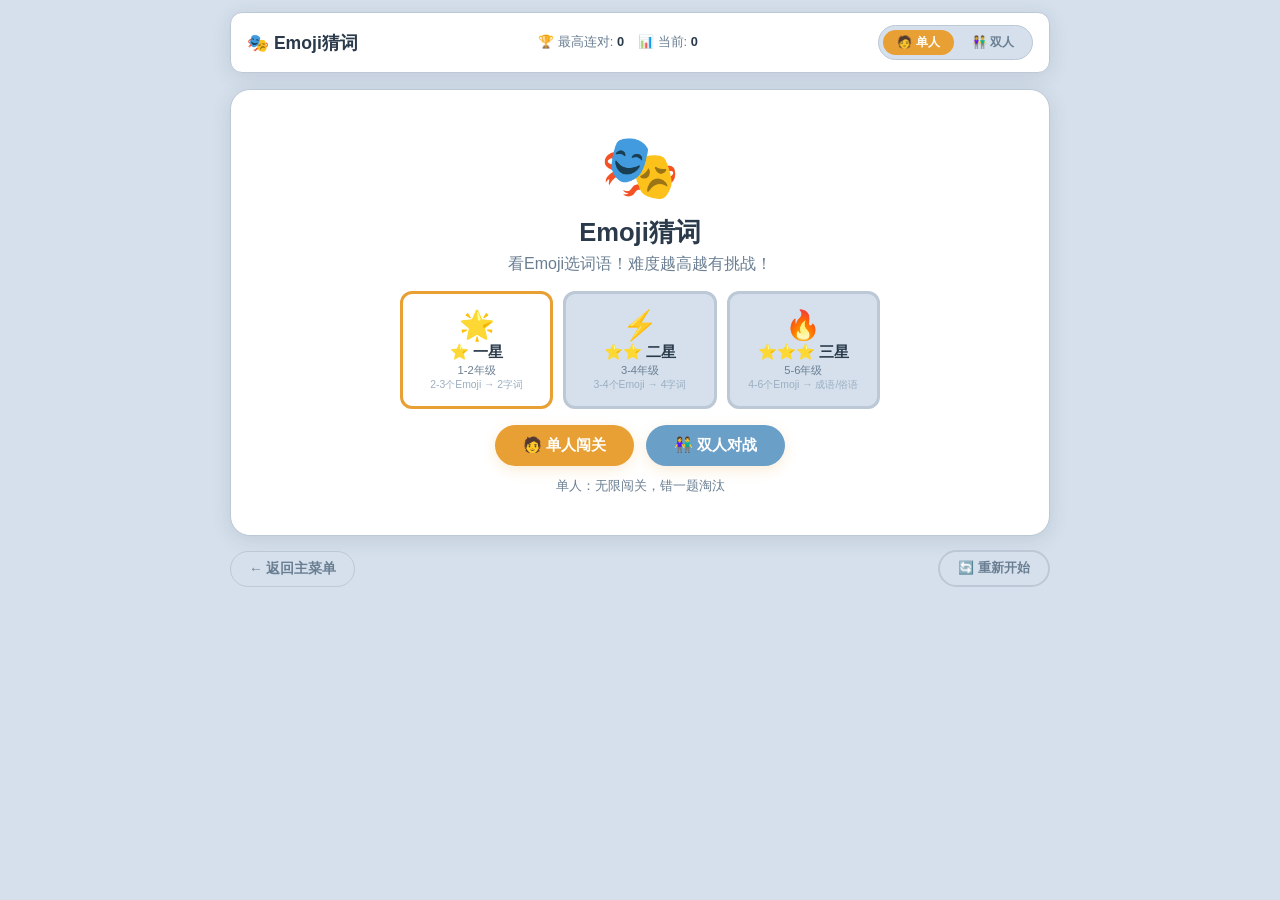
<file: game-emoji.html>
<!DOCTYPE html>
<html>
<head>
    <meta charset="UTF-8">
    <meta name="viewport" content="width=device-width, initial-scale=1.0, maximum-scale=1.0, user-scalable=no">
    <title>Emoji猜词 - GAME</title>
    <style>
        * {
            margin: 0;
            padding: 0;
            box-sizing: border-box;
        }

        :root {
            --bg-primary: #d5e0ec;
            --bg-card: #ffffff;
            --text-primary: #2a3a4a;
            --text-secondary: #6a7e92;
            --text-light: #9aaeC2;
            --accent: #e8a035;
            --border-color: #bcc8d6;
            --shadow: 0 4px 20px rgba(42, 58, 74, 0.12);
            --shadow-hover: 0 8px 36px rgba(42, 58, 74, 0.20);
            --radius: 20px;
            --radius-sm: 12px;
            --success: #7bcb7a;
            --success-bg: #eaf5ea;
            --error: #e86b6b;
            --error-bg: #f5eaea;
            --font: 'Segoe UI', 'PingFang SC', 'Microsoft YaHei', sans-serif;
        }

        [data-theme="dark"] {
            --bg-primary: #080c18;
            --bg-card: #141c30;
            --text-primary: #e8edf5;
            --text-secondary: #8899b8;
            --text-light: #556688;
            --accent: #00c8e8;
            --border-color: #1e2a44;
            --shadow: 0 4px 24px rgba(0, 0, 0, 0.6);
            --shadow-hover: 0 8px 40px rgba(0, 200, 232, 0.10);
            --success: #00d4a0;
            --success-bg: #0a2a22;
            --error: #ff6b8a;
            --error-bg: #2a0a18;
        }

        body {
            font-family: var(--font);
            background: var(--bg-primary);
            color: var(--text-primary);
            min-height: 100vh;
            padding: 12px;
            display: flex;
            justify-content: center;
            align-items: flex-start;
            transition: background 0.3s, color 0.3s;
        }

        .container {
            max-width: 820px;
            width: 100%;
            margin: 0 auto;
        }

        .header {
            display: flex;
            flex-wrap: wrap;
            justify-content: space-between;
            align-items: center;
            gap: 8px;
            padding: 12px 16px;
            background: var(--bg-card);
            border-radius: 12px;
            border: 1px solid var(--border-color);
            box-shadow: var(--shadow);
            margin-bottom: 16px;
            transition: background 0.3s, border 0.3s;
        }

        .game-name {
            font-size: 1.1rem;
            font-weight: 700;
            color: var(--text-primary);
        }

        .stats {
            display: flex;
            gap: 14px;
            font-size: 0.8rem;
            color: var(--text-secondary);
        }
        .stats .num {
            font-weight: 700;
            color: var(--text-primary);
        }

        .mode-toggle {
            display: flex;
            gap: 4px;
            background: var(--bg-primary);
            border-radius: 30px;
            padding: 4px;
            border: 1px solid var(--border-color);
        }
        .mode-toggle button {
            padding: 4px 14px;
            border: none;
            border-radius: 30px;
            background: transparent;
            color: var(--text-secondary);
            font-weight: 600;
            font-size: 0.75rem;
            cursor: pointer;
            font-family: inherit;
            transition: background 0.3s, color 0.3s;
        }
        .mode-toggle button.active {
            background: var(--accent);
            color: #fff;
        }

        .content {
            background: var(--bg-card);
            border-radius: var(--radius);
            padding: 20px 16px;
            border: 1px solid var(--border-color);
            box-shadow: var(--shadow);
            min-height: 320px;
            transition: background 0.3s, border 0.3s;
        }

        .bottom-bar {
            display: flex;
            justify-content: space-between;
            align-items: center;
            margin-top: 14px;
            flex-wrap: wrap;
            gap: 8px;
        }

        .btn-back {
            padding: 8px 18px;
            background: var(--bg-primary);
            border: 1px solid var(--border-color);
            border-radius: 30px;
            color: var(--text-secondary);
            font-size: 0.85rem;
            font-weight: 600;
            cursor: pointer;
            font-family: inherit;
            text-decoration: none;
            display: inline-block;
            transition: background 0.3s, border 0.3s, color 0.3s;
        }
        .btn-back:hover {
            border-color: var(--accent);
            color: var(--text-primary);
        }

        .btn-secondary {
            padding: 8px 18px;
            background: var(--bg-primary);
            border: 2px solid var(--border-color);
            border-radius: 30px;
            color: var(--text-secondary);
            font-weight: 600;
            font-size: 0.8rem;
            cursor: pointer;
            font-family: inherit;
            transition: background 0.3s, border 0.3s, color 0.3s;
        }
        .btn-secondary:hover {
            border-color: var(--accent);
            color: var(--text-primary);
        }

        .btn-primary {
            padding: 10px 28px;
            background: var(--accent);
            border: none;
            border-radius: 30px;
            color: #fff;
            font-weight: 700;
            font-size: 0.95rem;
            cursor: pointer;
            font-family: inherit;
            box-shadow: 0 4px 14px rgba(232, 160, 53, 0.2);
            transition: background 0.3s;
        }
        [data-theme="dark"] .btn-primary {
            color: #080c18;
        }
        .btn-primary:active {
            transform: scale(0.96);
        }

        .start-screen {
            text-align: center;
            padding: 20px 10px;
        }
        .start-screen .icon {
            font-size: 4rem;
            margin-bottom: 10px;
        }
        .start-screen h2 {
            font-size: 1.6rem;
            margin-bottom: 4px;
            color: var(--text-primary);
        }
        .start-screen .desc {
            color: var(--text-secondary);
            margin-bottom: 16px;
        }

        .diff-grid {
            display: grid;
            grid-template-columns: repeat(3, 1fr);
            gap: 10px;
            max-width: 480px;
            margin: 0 auto 16px;
        }
        .diff-card {
            padding: 14px 10px;
            background: var(--bg-primary);
            border: 3px solid var(--border-color);
            border-radius: var(--radius-sm);
            cursor: pointer;
            transition: all 0.2s;
            text-align: center;
        }
        .diff-card:hover {
            border-color: var(--accent);
            transform: translateY(-2px);
        }
        .diff-card .d-icon {
            font-size: 1.8rem;
        }
        .diff-card .d-name {
            font-weight: 700;
            font-size: 0.95rem;
            color: var(--text-primary);
        }
        .diff-card .d-grade {
            font-size: 0.7rem;
            color: var(--text-secondary);
        }
        .diff-card .d-desc {
            font-size: 0.65rem;
            color: var(--text-light);
        }
        .diff-card.selected {
            border-color: var(--accent);
            background: var(--accent-light);
        }
        [data-theme="dark"] .diff-card.selected {
            background: rgba(0, 200, 232, 0.15);
        }

        .btn-group {
            display: flex;
            gap: 12px;
            justify-content: center;
            flex-wrap: wrap;
            margin-top: 6px;
        }

        /* 单人 */
        .single-area {
            max-width: 540px;
            margin: 0 auto;
            text-align: center;
        }
        .single-area .emoji-display {
            font-size: 4.5rem;
            padding: 20px 0 16px;
            letter-spacing: 8px;
            line-height: 1.4;
        }
        .single-area .difficulty-tag {
            display: inline-block;
            padding: 2px 14px;
            border-radius: 20px;
            font-size: 0.7rem;
            font-weight: 700;
            margin-bottom: 4px;
        }
        .single-area .difficulty-tag.easy {
            background: #7bcb7a;
            color: #fff;
        }
        .single-area .difficulty-tag.medium {
            background: #f0b84a;
            color: #fff;
        }
        .single-area .difficulty-tag.hard {
            background: #e86b6b;
            color: #fff;
        }
        .single-area .options-grid {
            display: grid;
            grid-template-columns: 1fr 1fr;
            gap: 10px;
            margin: 16px 0;
        }
        .single-area .opt {
            padding: 14px;
            background: var(--bg-primary);
            border: 3px solid var(--border-color);
            border-radius: var(--radius-sm);
            font-size: 1.2rem;
            font-weight: 700;
            color: var(--text-primary);
            cursor: pointer;
            font-family: inherit;
            text-align: center;
            transition: background 0.3s, border 0.3s, color 0.3s;
        }
        .single-area .opt:hover:not(.disabled) {
            border-color: var(--accent);
            transform: scale(1.03);
        }
        .single-area .opt.correct {
            border-color: var(--success);
            background: var(--success-bg);
        }
        .single-area .opt.wrong {
            border-color: var(--error);
            background: var(--error-bg);
        }
        .single-area .opt.disabled {
            cursor: not-allowed;
            opacity: 0.4;
        }
        .single-area .result-msg {
            font-size: 1.2rem;
            font-weight: 700;
            margin: 10px 0;
            min-height: 36px;
        }
        .single-area .result-msg.correct {
            color: var(--success);
        }
        .single-area .result-msg.wrong {
            color: var(--error);
        }
        .single-area .result-msg .answer-reveal {
            color: var(--accent);
        }
        .single-area .progress-info {
            font-size: 0.9rem;
            color: var(--text-secondary);
            margin-bottom: 4px;
        }

        /* 双人 */
        .duel-container {
            display: flex;
            flex-direction: column;
            gap: 0;
            background: var(--bg-primary);
            border-radius: var(--radius);
            overflow: hidden;
            border: 2px solid var(--border-color);
            min-height: 460px;
        }

        .duel-player {
            flex: 1;
            padding: 8px 14px 6px;
            min-height: 150px;
            display: flex;
            flex-direction: column;
            justify-content: center;
            background: var(--bg-card);
        }
        .duel-player.bottom {
            border-top: 2px solid var(--border-color);
        }
        .duel-player.top {
            transform: rotate(180deg);
            border-bottom: 2px solid var(--border-color);
        }
        .duel-player.top .duel-inner {
            transform: none;
        }
        .duel-inner {
            display: flex;
            flex-direction: column;
            gap: 4px;
            align-items: center;
        }

        .duel-row {
            display: flex;
            justify-content: space-between;
            align-items: center;
            font-weight: 700;
            font-size: 0.8rem;
            padding: 0 2px;
            color: var(--text-primary);
            width: 100%;
        }
        .duel-row .pname.p1 {
            color: #e8a035;
        }
        .duel-row .pname.p2 {
            color: #5b9bd5;
        }
        [data-theme="dark"] .duel-row .pname.p1 {
            color: #ffb300;
        }
        [data-theme="dark"] .duel-row .pname.p2 {
            color: #00b0ff;
        }
        .duel-row .pscore {
            font-size: 1rem;
            background: var(--bg-primary);
            padding: 1px 12px;
            border-radius: 20px;
            border: 1px solid var(--border-color);
        }

        .duel-emoji {
            font-size: 3rem;
            letter-spacing: 4px;
            padding: 4px 0;
            line-height: 1.3;
        }
        .duel-opts-grid {
            display: grid;
            grid-template-columns: 1fr 1fr;
            gap: 6px;
            max-width: 320px;
            width: 100%;
            margin: 4px auto;
        }
        .duel-opt {
            padding: 8px 6px;
            background: var(--bg-primary);
            border: 2px solid var(--border-color);
            border-radius: var(--radius-sm);
            font-size: 0.95rem;
            font-weight: 700;
            color: var(--text-primary);
            cursor: pointer;
            font-family: inherit;
            text-align: center;
            transition: background 0.3s, border 0.3s, color 0.3s;
        }
        .duel-opt:hover:not(.disabled) {
            border-color: var(--accent);
            transform: scale(1.02);
        }
        .duel-opt.correct {
            border-color: var(--success);
            background: var(--success-bg);
        }
        .duel-opt.wrong {
            border-color: var(--error);
            background: var(--error-bg);
        }
        .duel-opt.disabled {
            cursor: not-allowed;
            opacity: 0.4;
        }
        .duel-status {
            text-align: center;
            font-size: 0.7rem;
            color: var(--text-light);
            min-height: 16px;
            padding-top: 2px;
        }
        .duel-status.ok {
            color: var(--success);
        }
        .duel-status.fail {
            color: var(--error);
        }
        .duel-status .answer-reveal {
            color: var(--accent);
        }

        .duel-middle {
            display: flex;
            justify-content: center;
            align-items: center;
            padding: 6px 16px;
            background: var(--bg-primary);
            border-top: 2px solid var(--border-color);
            border-bottom: 2px solid var(--border-color);
            font-weight: 700;
            font-size: 0.8rem;
            color: var(--text-secondary);
            flex-shrink: 0;
            gap: 12px;
        }
        .duel-middle .mid-left {
            display: flex;
            align-items: center;
            gap: 4px;
            justify-content: flex-end;
            flex: 1;
        }
        .duel-middle .mid-left .num {
            font-size: 1.6rem;
            font-weight: 900;
            color: #e8a035;
            min-width: 32px;
            text-align: center;
        }
        [data-theme="dark"] .duel-middle .mid-left .num {
            color: #ffb300;
        }
        .duel-middle .mid-right {
            display: flex;
            align-items: center;
            gap: 4px;
            justify-content: flex-start;
            flex: 1;
            transform: rotate(180deg);
        }
        .duel-middle .mid-right .num {
            font-size: 1.6rem;
            font-weight: 900;
            color: #5b9bd5;
            min-width: 32px;
            text-align: center;
        }
        [data-theme="dark"] .duel-middle .mid-right .num {
            color: #00b0ff;
        }
        .duel-middle .vs {
            font-size: 1.4rem;
            color: var(--accent);
            font-weight: 900;
        }
        .duel-middle .prog {
            font-size: 0.65rem;
            color: var(--text-light);
            padding: 1px 8px;
            background: var(--bg-card);
            border-radius: 20px;
            border: 1px solid var(--border-color);
        }

        /* 弹窗 */
        .modal-overlay {
            display: none;
            position: fixed;
            inset: 0;
            background: rgba(0, 0, 0, 0.55);
            backdrop-filter: blur(6px);
            z-index: 1000;
            justify-content: center;
            align-items: center;
            padding: 20px;
        }
        .modal-overlay.active {
            display: flex;
        }
        .modal {
            background: var(--bg-card);
            border-radius: var(--radius);
            padding: 28px 24px 24px;
            max-width: 420px;
            width: 100%;
            box-shadow: 0 24px 64px rgba(0, 0, 0, 0.4);
            text-align: center;
            border: 1px solid var(--border-color);
            max-height: 90vh;
            overflow-y: auto;
            transition: background 0.3s, border 0.3s;
        }
        .modal .m-icon {
            font-size: 3.2rem;
            margin-bottom: 4px;
        }
        .modal h2 {
            font-size: 1.4rem;
            margin-bottom: 2px;
            color: var(--text-primary);
        }
        .modal .m-score {
            font-size: 2.6rem;
            font-weight: 900;
            color: var(--accent);
            margin: 4px 0;
        }
        .modal .m-detail {
            color: var(--text-secondary);
            font-size: 0.9rem;
            margin-bottom: 10px;
        }
        .modal .m-rank {
            background: var(--bg-primary);
            border-radius: var(--radius-sm);
            padding: 10px 14px;
            margin: 8px 0 14px;
            font-size: 0.85rem;
            text-align: left;
        }
        .modal .m-rank .rank-item {
            display: flex;
            justify-content: space-between;
            padding: 3px 0;
            border-bottom: 1px solid var(--border-color);
            color: var(--text-primary);
        }
        .modal .m-rank .rank-item:last-child {
            border-bottom: none;
        }
        .modal .m-actions {
            display: flex;
            gap: 8px;
            justify-content: center;
            flex-wrap: wrap;
            margin-top: 8px;
        }

        @media (max-width: 640px) {
            .header {
                padding: 10px 12px;
                flex-direction: column;
                align-items: stretch;
                gap: 4px;
            }
            .game-name {
                text-align: center;
                font-size: 1rem;
            }
            .stats {
                justify-content: center;
                font-size: 0.7rem;
                gap: 10px;
            }
            .mode-toggle {
                justify-content: center;
            }
            .content {
                padding: 14px 10px;
                min-height: 240px;
            }
            .single-area .emoji-display {
                font-size: 3.5rem;
            }
            .single-area .opt {
                font-size: 1rem;
                padding: 12px;
            }
            .duel-player {
                padding: 6px 10px 4px;
                min-height: 120px;
            }
            .duel-emoji {
                font-size: 2.4rem;
            }
            .duel-opts-grid {
                gap: 4px;
                max-width: 280px;
            }
            .duel-opt {
                font-size: 0.85rem;
                padding: 6px 4px;
            }
            .duel-middle .mid-left .num,
            .duel-middle .mid-right .num {
                font-size: 1.4rem;
                min-width: 26px;
            }
            .duel-middle .vs {
                font-size: 1.2rem;
            }
            .diff-grid {
                grid-template-columns: 1fr 1fr 1fr;
                gap: 6px;
            }
            .diff-card {
                padding: 10px 6px;
            }
            .diff-card .d-icon {
                font-size: 1.4rem;
            }
            .diff-card .d-name {
                font-size: 0.8rem;
            }
            .modal {
                padding: 20px 16px;
            }
            .modal .m-score {
                font-size: 2rem;
            }
            .start-screen .icon {
                font-size: 3rem;
            }
            .start-screen h2 {
                font-size: 1.3rem;
            }
            .btn-primary {
                padding: 8px 20px;
                font-size: 0.85rem;
            }
        }

        @media (max-width: 400px) {
            .single-area .emoji-display {
                font-size: 2.8rem;
            }
            .single-area .opt {
                font-size: 0.9rem;
                padding: 10px;
            }
            .duel-emoji {
                font-size: 2rem;
            }
            .duel-opts-grid {
                max-width: 240px;
            }
            .duel-opt {
                font-size: 0.75rem;
                padding: 4px 2px;
            }
            .duel-player {
                padding: 4px 6px 2px;
                min-height: 100px;
            }
            .diff-grid {
                grid-template-columns: 1fr;
                gap: 4px;
            }
        }

        @media (min-width: 768px) and (orientation: landscape) {
            .duel-container {
                flex-direction: row;
                min-height: 360px;
            }
            .duel-player.bottom {
                border-top: none;
                border-left: 2px solid var(--border-color);
            }
            .duel-player.top {
                transform: rotate(180deg);
                border-bottom: none;
                border-right: 2px solid var(--border-color);
            }
            .duel-middle {
                flex-direction: column;
                padding: 10px 8px;
                border-top: none;
                border-bottom: none;
                border-left: 2px solid var(--border-color);
                border-right: 2px solid var(--border-color);
                min-width: 60px;
                gap: 4px;
            }
            .duel-middle .mid-left {
                justify-content: center;
                flex: none;
                flex-direction: column;
                gap: 2px;
            }
            .duel-middle .mid-right {
                justify-content: center;
                flex: none;
                flex-direction: column;
                gap: 2px;
                transform: rotate(180deg);
            }
            .duel-middle .vs {
                font-size: 1.6rem;
            }
            .duel-middle .prog {
                margin-left: 0;
                font-size: 0.6rem;
            }
        }
    </style>
</head>
<body>
    <!-- 夜间模式立即应用 -->
    <script>
        (function() {
            var saved = localStorage.getItem('theme') || 'light';
            document.documentElement.setAttribute('data-theme', saved);
        })();
    </script>

    <div class="container">
        <header class="header">
            <div class="game-name">🎭 Emoji猜词</div>
            <div class="stats">
                <span>🏆 最高连对: <span class="num" id="bestScore">0</span></span>
                <span>📊 当前: <span class="num" id="currentStreak">0</span></span>
            </div>
            <div class="mode-toggle" id="modeToggle">
                <button class="active" data-mode="single">🧑 单人</button>
                <button data-mode="double">👫 双人</button>
            </div>
        </header>

        <div class="content" id="gameContent"></div>

        <div class="bottom-bar">
            <a class="btn-back" href="index.html">← 返回主菜单</a>
            <button class="btn-secondary" id="resetBtn">🔄 重新开始</button>
        </div>
    </div>

    <div class="modal-overlay" id="resultModal">
        <div class="modal" id="resultModalContent"></div>
    </div>

    <script src="data/emoji-data.js"></script>
    <script>
        // ============================================================
        // Emoji猜词 - 纯选择题版
        // 一星：2-3个Emoji → 2字词
        // 二星：3-4个Emoji → 4字词语
        // 三星：4-6个Emoji → 成语/俗语
        // ============================================================

        // ----- 夜间模式同步 -----
        function applyTheme() {
            var saved = localStorage.getItem('theme') || 'light';
            document.documentElement.setAttribute('data-theme', saved);
        }
        applyTheme();

        window.addEventListener('storage', function(e) {
            if (e.key === 'theme') applyTheme();
        });

        var lastTheme = localStorage.getItem('theme') || 'light';
        setInterval(function() {
            var current = localStorage.getItem('theme') || 'light';
            if (current !== lastTheme) {
                lastTheme = current;
                applyTheme();
            }
        }, 2000);

        // ----- DOM -----
        var $content = document.getElementById('gameContent');
        var $best = document.getElementById('bestScore');
        var $streak = document.getElementById('currentStreak');
        var $resetBtn = document.getElementById('resetBtn');
        var $modal = document.getElementById('resultModal');
        var $modalContent = document.getElementById('resultModalContent');

        // ----- 工具 -----
        function shuffle(arr) {
            for (var i = arr.length - 1; i > 0; i--) {
                var j = Math.floor(Math.random() * (i + 1));
                var temp = arr[i];
                arr[i] = arr[j];
                arr[j] = temp;
            }
            return arr;
        }

        function getBestScore(key) {
            try {
                var data = localStorage.getItem('rank_' + key);
                var list = data ? JSON.parse(data) : [];
                if (list.length === 0) return 0;
                var max = 0;
                for (var i = 0; i < list.length; i++) {
                    if (list[i].score > max) max = list[i].score;
                }
                return max;
            } catch (e) { return 0; }
        }

        function saveRank(key, score) {
            try {
                var data = localStorage.getItem('rank_' + key);
                var list = data ? JSON.parse(data) : [];
                list.push({ score: score, time: Date.now() });
                if (list.length > 50) list.shift();
                localStorage.setItem('rank_' + key, JSON.stringify(list));
            } catch (e) {}
        }

        function getRankList(key, limit) {
            try {
                var data = localStorage.getItem('rank_' + key);
                var list = data ? JSON.parse(data) : [];
                list.sort(function(a, b) { return b.score - a.score; });
                return list.slice(0, limit || 10);
            } catch (e) { return []; }
        }

        // ============================================================
        // 游戏逻辑
        // ============================================================

        var DIFFICULTIES = {
            easy: {
                label: '⭐ 一星',
                grade: '1-2年级',
                desc: '2-3个Emoji → 2字词',
                icon: '🌟'
            },
            medium: {
                label: '⭐⭐ 二星',
                grade: '3-4年级',
                desc: '3-4个Emoji → 4字词',
                icon: '⚡'
            },
            hard: {
                label: '⭐⭐⭐ 三星',
                grade: '5-6年级',
                desc: '4-6个Emoji → 成语/俗语',
                icon: '🔥'
            }
        };

        var currentDifficulty = 'easy';
        var mode = 'single';
        var gameRunning = false;

        // 单人
        var singleIndex = 0,
            singleStreak = 0,
            singleBest = 0;
        var singleQuestions = [];
        var singleAnswered = false;

        // 双人
        var DOUBLE_TOTAL = 20;
        var doubleQuestions = [];
        var doubleIndex = 0;
        var p1Score = 0,
            p2Score = 0;
        var p1Answered = false,
            p2Answered = false;
        var p1Correct = false,
            p2Correct = false;
        var p1Locked = false,
            p2Locked = false;
        var currentQ1 = null,
            currentQ2 = null;
        var p1Options = [],
            p2Options = [];

        function getQuestions(diff, count) {
            var bank = EMOJI_QUESTIONS[diff] || EMOJI_QUESTIONS.easy;
            var shuffled = shuffle(bank.slice(0));
            return shuffled.slice(0, count || Math.min(shuffled.length, 100));
        }

        function getAllAnswers() {
            var all = [];
            for (var d in EMOJI_QUESTIONS) {
                var qs = EMOJI_QUESTIONS[d];
                for (var i = 0; i < qs.length; i++) {
                    if (qs[i].answer) all.push(qs[i].answer);
                }
            }
            return all;
        }
        var ALL_ANSWERS = getAllAnswers();

        function refillSingle() {
            var newQs = getQuestions(currentDifficulty, 30);
            singleQuestions = singleQuestions.concat(newQs);
        }

        function render() {
            if (!gameRunning) { renderStartScreen(); return; }
            if (mode === 'single') renderSingle();
            else renderDouble();
        }

        function renderStartScreen() {
            var key = 'emoji_' + currentDifficulty;
            $best.textContent = getBestScore(key);
            $streak.textContent = '0';

            var diffHtml = '';
            var keys = Object.keys(DIFFICULTIES);
            for (var i = 0; i < keys.length; i++) {
                var k = keys[i];
                var d = DIFFICULTIES[k];
                var selected = k === currentDifficulty ? 'selected' : '';
                diffHtml += '<div class="diff-card ' + selected + '" data-diff="' + k + '">';
                diffHtml += '<div class="d-icon">' + d.icon + '</div>';
                diffHtml += '<div class="d-name">' + d.label + '</div>';
                diffHtml += '<div class="d-grade">' + d.grade + '</div>';
                diffHtml += '<div class="d-desc">' + d.desc + '</div>';
                diffHtml += '</div>';
            }

            $content.innerHTML =
                '<div class="start-screen">' +
                '<div class="icon">🎭</div>' +
                '<h2>Emoji猜词</h2>' +
                '<p class="desc">看Emoji选词语！难度越高越有挑战！</p>' +
                '<div class="diff-grid">' + diffHtml + '</div>' +
                '<div class="btn-group">' +
                '<button class="btn-primary" onclick="startGame(\'single\')">🧑 单人闯关</button>' +
                '<button class="btn-primary" onclick="startGame(\'double\')" style="background:#6a9fc8;">👫 双人对战</button>' +
                '</div>' +
                '<div style="margin-top:12px;font-size:0.8rem;color:var(--text-secondary);">' +
                (mode === 'single' ? '单人：无限闯关，错一题淘汰' : '双人：共20题，各自独立答题') +
                '</div>' +
                '</div>';

            var cards = document.querySelectorAll('.diff-card');
            for (var i = 0; i < cards.length; i++) {
                (function(card) {
                    card.addEventListener('click', function() {
                        var diff = this.dataset.diff;
                        if (diff === currentDifficulty) return;
                        currentDifficulty = diff;
                        var allCards = document.querySelectorAll('.diff-card');
                        for (var j = 0; j < allCards.length; j++) {
                            allCards[j].classList.remove('selected');
                        }
                        this.classList.add('selected');
                        if (gameRunning) {
                            gameRunning = false;
                            resetGame();
                        }
                        var key = 'emoji_' + currentDifficulty;
                        $best.textContent = getBestScore(key);
                    });
                })(cards[i]);
            }
        }

        // ----- 单人 -----
        function renderSingle() {
            while (singleIndex >= singleQuestions.length) {
                refillSingle();
            }
            if (singleQuestions.length === 0) {
                singleQuestions = getQuestions(currentDifficulty, 30);
            }
            var q = singleQuestions[singleIndex % singleQuestions.length];
            currentQ1 = q;

            var key = 'emoji_' + currentDifficulty;
            $best.textContent = singleBest;
            $streak.textContent = singleStreak;

            var diffInfo = DIFFICULTIES[currentDifficulty];
            var tagClass = currentDifficulty === 'easy' ? 'easy' : (currentDifficulty === 'medium' ? 'medium' : 'hard');

            var optHtml = '';
            var options = q.options || generateOptions(q.answer, ['水果', '动物', '天空']);
            for (var i = 0; i < options.length; i++) {
                var disabled = singleAnswered ? 'disabled' : '';
                optHtml += '<button class="opt" data-value="' + options[i] + '" ' + disabled +
                    ' onclick="singleSelect(this, \'' + options[i] + '\')">' + options[i] + '</button>';
            }

            $content.innerHTML =
                '<div class="single-area">' +
                '<div class="progress-info">' +
                '<span class="difficulty-tag ' + tagClass + '">' + diffInfo.icon + ' ' + diffInfo.label + '</span>' +
                ' · 第 ' + (singleIndex + 1) + ' 题' +
                '</div>' +
                '<div class="emoji-display">' + q.emoji + '</div>' +
                '<div class="options-grid" id="singleOptions">' + optHtml + '</div>' +
                '<div class="result-msg" id="singleResult"></div>' +
                '<div style="margin-top:6px;font-size:0.85rem;color:var(--text-secondary);">' +
                '✅ 连对: <strong style="color:var(--accent);font-size:1.2rem;">' + singleStreak + '</strong> 题' +
                '</div>' +
                '</div>';
        }

        function singleSelect(btn, value) {
            if (singleAnswered || !gameRunning) return;
            var q = currentQ1;
            var correct = value === q.answer;
            singleAnswered = true;

            var btns = document.querySelectorAll('#singleOptions .opt');
            for (var i = 0; i < btns.length; i++) {
                btns[i].classList.add('disabled');
                if (btns[i].dataset.value === q.answer) btns[i].classList.add('correct');
                if (btns[i].dataset.value === value && !correct) btns[i].classList.add('wrong');
            }

            var result = document.getElementById('singleResult');
            if (correct) {
                singleStreak++;
                if (singleStreak > singleBest) {
                    singleBest = singleStreak;
                    var key = 'emoji_' + currentDifficulty;
                    saveRank(key, singleBest);
                    $best.textContent = singleBest;
                }
                $streak.textContent = singleStreak;
                result.className = 'result-msg correct';
                result.textContent = '✅ 答对了！';

                setTimeout(function() {
                    singleIndex++;
                    singleAnswered = false;
                    if (singleIndex >= singleQuestions.length) {
                        singleQuestions = shuffle(getQuestions(currentDifficulty, 30));
                        singleIndex = 0;
                    }
                    render();
                }, 500);
            } else {
                result.className = 'result-msg wrong';
                result.innerHTML = '❌ 正确答案是：<span class="answer-reveal">' + q.answer + '</span>';
                setTimeout(function() {
                    showResult(singleStreak);
                }, 800);
            }
        }

        // ----- 双人 -----
        function renderDouble() {
            if (doubleQuestions.length === 0) {
                var pool = getQuestions(currentDifficulty, 50);
                doubleQuestions = shuffle(pool).slice(0, DOUBLE_TOTAL);
                if (doubleQuestions.length === 0) {
                    doubleQuestions = shuffle(EMOJI_QUESTIONS.easy.slice(0)).slice(0, DOUBLE_TOTAL);
                }
                doubleIndex = 0;
                p1Score = 0;
                p2Score = 0;
                p1Answered = false;
                p2Answered = false;
                p1Locked = false;
                p2Locked = false;
            }

            if (doubleIndex >= DOUBLE_TOTAL) {
                showDoubleResult();
                return;
            }

            var q1 = doubleQuestions[doubleIndex % doubleQuestions.length];
            var q2 = doubleQuestions[doubleIndex % doubleQuestions.length];
            currentQ1 = q1;
            currentQ2 = q2;

            p1Options = q1.options || generateOptions(q1.answer, ['水果', '动物', '天空']);
            p2Options = q2.options || generateOptions(q2.answer, ['水果', '动物', '天空']);

            var p1Display = p1Locked ? '🎉 等待下一题...' : (p1Answered ? (p1Correct ? '✅ 答对了！' : '❌ 再试一次') :
                '👆 点击选择');
            var p2Display = p2Locked ? '🎉 等待下一题...' : (p2Answered ? (p2Correct ? '✅ 答对了！' : '❌ 再试一次') :
                '👆 点击选择');
            var p1Cls = p1Locked ? 'ok' : (p1Answered ? (p1Correct ? 'ok' : 'fail') : '');
            var p2Cls = p2Locked ? 'ok' : (p2Answered ? (p2Correct ? 'ok' : 'fail') : '');

            var opts1Html = '';
            for (var i = 0; i < p1Options.length; i++) {
                var disabled = p1Locked || p1Answered ? 'disabled' : '';
                opts1Html += '<button class="duel-opt" data-value="' + p1Options[i] + '" ' + disabled +
                    ' onclick="doubleSelect(1, this, \'' + p1Options[i] + '\')">' + p1Options[i] + '</button>';
            }

            var opts2Html = '';
            for (var i = 0; i < p2Options.length; i++) {
                var disabled = p2Locked || p2Answered ? 'disabled' : '';
                opts2Html += '<button class="duel-opt" data-value="' + p2Options[i] + '" ' + disabled +
                    ' onclick="doubleSelect(2, this, \'' + p2Options[i] + '\')">' + p2Options[i] + '</button>';
            }

            $content.innerHTML =
                '<div class="duel-container">' +
                '<div class="duel-player top">' +
                '<div class="duel-inner">' +
                '<div class="duel-row"><span class="pname p2">🧑 玩家 2</span><span class="pscore">' + p2Score +
                ' 分</span></div>' +
                '<div class="duel-emoji">' + q2.emoji + '</div>' +
                '<div class="duel-opts-grid" id="p2Options">' + opts2Html + '</div>' +
                '<div class="duel-status ' + p2Cls + '">' + p2Display + '</div>' +
                '</div></div>' +
                '<div class="duel-middle">' +
                '<span class="mid-left"><span class="num">' + p1Score + '</span></span>' +
                '<span class="vs">⚔️</span>' +
                '<span class="mid-right"><span class="num">' + p2Score + '</span></span>' +
                '<span class="prog">🎭 ' + (doubleIndex + 1) + '/' + DOUBLE_TOTAL + '</span>' +
                '</div>' +
                '<div class="duel-player bottom">' +
                '<div class="duel-inner">' +
                '<div class="duel-row"><span class="pname p1">🧑 玩家 1</span><span class="pscore">' + p1Score +
                ' 分</span></div>' +
                '<div class="duel-emoji">' + q1.emoji + '</div>' +
                '<div class="duel-opts-grid" id="p1Options">' + opts1Html + '</div>' +
                '<div class="duel-status ' + p1Cls + '">' + p1Display + '</div>' +
                '</div></div>' +
                '</div>';
        }

        function doubleSelect(player, btn, value) {
            if (player === 1) {
                if (p1Locked || p1Answered || !gameRunning) return;
                var q = currentQ1;
                var correct = value === q.answer;
                p1Answered = true;
                p1Correct = correct;

                var btns = document.querySelectorAll('#p1Options .duel-opt');
                for (var i = 0; i < btns.length; i++) {
                    btns[i].classList.add('disabled');
                    if (btns[i].dataset.value === q.answer) btns[i].classList.add('correct');
                    if (btns[i].dataset.value === value && !correct) btns[i].classList.add('wrong');
                }

                if (correct) {
                    p1Score++;
                    p1Locked = true;
                    updateDoubleUI();
                    setTimeout(function() {
                        doubleIndex++;
                        p1Answered = false;
                        p2Answered = false;
                        p1Locked = false;
                        p2Locked = false;
                        p1Correct = false;
                        p2Correct = false;
                        if (doubleIndex >= doubleQuestions.length) {
                            doubleQuestions = shuffle(getQuestions(currentDifficulty, 30));
                            doubleIndex = 0;
                        }
                        render();
                    }, 500);
                } else {
                    var status = document.querySelector('.duel-player.bottom .duel-status');
                    if (status) {
                        status.textContent = '❌ 正确答案：' + q.answer;
                        status.className = 'duel-status fail';
                    }
                    setTimeout(function() {
                        p1Answered = false;
                        p1Correct = false;
                        render();
                    }, 800);
                }
            } else {
                if (p2Locked || p2Answered || !gameRunning) return;
                var q = currentQ2;
                var correct = value === q.answer;
                p2Answered = true;
                p2Correct = correct;

                var btns = document.querySelectorAll('#p2Options .duel-opt');
                for (var i = 0; i < btns.length; i++) {
                    btns[i].classList.add('disabled');
                    if (btns[i].dataset.value === q.answer) btns[i].classList.add('correct');
                    if (btns[i].dataset.value === value && !correct) btns[i].classList.add('wrong');
                }

                if (correct) {
                    p2Score++;
                    p2Locked = true;
                    updateDoubleUI();
                    setTimeout(function() {
                        doubleIndex++;
                        p1Answered = false;
                        p2Answered = false;
                        p1Locked = false;
                        p2Locked = false;
                        p1Correct = false;
                        p2Correct = false;
                        if (doubleIndex >= doubleQuestions.length) {
                            doubleQuestions = shuffle(getQuestions(currentDifficulty, 30));
                            doubleIndex = 0;
                        }
                        render();
                    }, 500);
                } else {
                    var status = document.querySelector('.duel-player.top .duel-status');
                    if (status) {
                        status.textContent = '❌ 正确答案：' + q.answer;
                        status.className = 'duel-status fail';
                    }
                    setTimeout(function() {
                        p2Answered = false;
                        p2Correct = false;
                        render();
                    }, 800);
                }
            }
        }

        function updateDoubleUI() {
            var l = document.querySelector('.duel-middle .mid-left .num');
            var r = document.querySelector('.duel-middle .mid-right .num');
            if (l) l.textContent = p1Score;
            if (r) r.textContent = p2Score;
            var s1 = document.querySelector('.duel-player.bottom .pscore');
            var s2 = document.querySelector('.duel-player.top .pscore');
            if (s1) s1.textContent = p1Score + ' 分';
            if (s2) s2.textContent = p2Score + ' 分';
            var prog = document.querySelector('.duel-middle .prog');
            if (prog) prog.textContent = '🎭 ' + (doubleIndex + 1) + '/' + DOUBLE_TOTAL;
            $streak.textContent = p1Score + ' vs ' + p2Score;
        }

        // ----- 结果 -----
        function showResult(score) {
            gameRunning = false;
            var key = 'emoji_' + currentDifficulty;
            var rankList = getRankList(key, 5);

            var icon, title, detail;
            if (score >= 15) { icon = '🏆';
                title = '太厉害了！';
                detail = '你是Emoji猜词大师！'; } else if (score >= 10) { icon = '🌟';
                title = '表现优秀！'; } else if (score >= 5) { icon = '💪';
                title = '再接再厉！'; } else if (score >= 3) { icon = '📖';
                title = '继续加油！'; } else { icon = '🌱';
                title = '开始你的Emoji之旅！'; }

            var rankHtml = rankList.length > 0 ? '' :
                '<div style="text-align:center;color:var(--text-secondary);padding:8px 0;">暂无记录</div>';
            for (var i = 0; i < rankList.length; i++) {
                rankHtml += '<div class="rank-item"><span>#' + (i + 1) + '</span><span>' + rankList[i].score +
                    ' 连对</span></div>';
            }

            $modalContent.innerHTML =
                '<div class="m-icon">' + icon + '</div>' +
                '<h2>' + title + '</h2>' +
                '<div class="m-score">' + score + '</div>' +
                '<div class="m-detail">' + detail + ' (' + DIFFICULTIES[currentDifficulty].label + ')</div>' +
                '<div class="m-rank"><div style="font-weight:700;margin-bottom:6px;">🏅 积分榜 (最高连对)</div>' +
                rankHtml + '</div>' +
                '<div class="m-actions">' +
                '<button class="btn-primary" onclick="closeResult(); startGame(\'single\');">🔄 再来一局</button>' +
                '<button class="btn-secondary" onclick="closeResult(); resetGame();">🏠 返回</button>' +
                '</div>';
            $modal.classList.add('active');
        }

        function showDoubleResult() {
            gameRunning = false;
            var winner = p1Score > p2Score ? '🏆 玩家1 获胜！' :
                (p2Score > p1Score ? '🏆 玩家2 获胜！' : '🤝 平局！');

            $modalContent.innerHTML =
                '<div class="m-icon">' + (p1Score > p2Score ? '🎉' : (p2Score > p1Score ? '🎉' : '🤝')) + '</div>' +
                '<h2>' + winner + '</h2>' +
                '<div style="display:flex;justify-content:center;gap:30px;margin:12px 0;">' +
                '<div><span style="color:#e8a035;">🧑 玩家1</span> <strong style="font-size:2rem;">' + p1Score +
                '</strong></div>' +
                '<div style="font-size:1.5rem;color:var(--accent);">⚔️</div>' +
                '<div><span style="color:#5b9bd5;">🧑 玩家2</span> <strong style="font-size:2rem;">' + p2Score +
                '</strong></div>' +
                '</div>' +
                '<div class="m-detail">' + DIFFICULTIES[currentDifficulty].label + ' · 共 ' + DOUBLE_TOTAL +
                ' 题</div>' +
                '<div class="m-actions">' +
                '<button class="btn-primary" onclick="closeResult(); startGame(\'double\');">🔄 再来一局</button>' +
                '<button class="btn-secondary" onclick="closeResult(); resetGame();">🏠 返回</button>' +
                '</div>';
            $modal.classList.add('active');
        }

        function closeResult() { $modal.classList.remove('active'); }

        // ----- 控制 -----
        function startGame(m) {
            mode = m;
            gameRunning = true;
            singleAnswered = false;
            p1Answered = false;
            p2Answered = false;
            p1Locked = false;
            p2Locked = false;

            var btns = document.querySelectorAll('#modeToggle button');
            for (var i = 0; i < btns.length; i++) {
                btns[i].classList.toggle('active', btns[i].dataset.mode === m);
            }

            if (m === 'single') {
                singleIndex = 0;
                singleStreak = 0;
                var key = 'emoji_' + currentDifficulty;
                singleBest = getBestScore(key);
                singleQuestions = [];
                refillSingle();
                if (singleQuestions.length === 0) {
                    singleQuestions = getQuestions(currentDifficulty, 30);
                }
                $best.textContent = singleBest;
                $streak.textContent = '0';
            } else {
                doubleIndex = 0;
                p1Score = 0;
                p2Score = 0;
                p1Answered = false;
                p2Answered = false;
                p1Locked = false;
                p2Locked = false;
                var pool = getQuestions(currentDifficulty, 50);
                doubleQuestions = shuffle(pool).slice(0, DOUBLE_TOTAL);
                if (doubleQuestions.length === 0) {
                    doubleQuestions = shuffle(EMOJI_QUESTIONS.easy.slice(0)).slice(0, DOUBLE_TOTAL);
                }
                var key = 'emoji_' + currentDifficulty;
                $best.textContent = getBestScore(key);
                $streak.textContent = '0 vs 0';
            }
            render();
        }

        function resetGame() {
            gameRunning = false;
            singleAnswered = false;
            p1Answered = false;
            p2Answered = false;
            p1Locked = false;
            p2Locked = false;
            singleIndex = 0;
            singleStreak = 0;
            p1Score = 0;
            p2Score = 0;
            doubleIndex = 0;
            $streak.textContent = '0';
            renderStartScreen();
        }

        // ----- 事件绑定 -----
        var modeBtns = document.querySelectorAll('#modeToggle button');
        for (var i = 0; i < modeBtns.length; i++) {
            (function(btn) {
                btn.addEventListener('click', function() {
                    var m = this.dataset.mode;
                    if (m === mode && gameRunning) return;
                    gameRunning = false;
                    resetGame();
                    mode = m;
                    var allBtns = document.querySelectorAll('#modeToggle button');
                    for (var j = 0; j < allBtns.length; j++) {
                        allBtns[j].classList.toggle('active', allBtns[j].dataset.mode === m);
                    }
                    renderStartScreen();
                    setTimeout(function() { startGame(m); }, 300);
                });
            })(modeBtns[i]);
        }

        $resetBtn.addEventListener('click', function() {
            if (confirm('确定重新开始吗？')) { resetGame();
                renderStartScreen(); }
        });

        var resizeTimer;
        window.addEventListener('resize', function() {
            if (gameRunning && mode === 'double') {
                clearTimeout(resizeTimer);
                resizeTimer = setTimeout(function() { render(); }, 300);
            }
        });

        $modal.addEventListener('click', function(e) {
            if (e.target === this) closeResult();
        });

        // ============================================================
        // 启动
        // ============================================================
        console.log('🎭 Emoji猜词已加载');
        console.log('✅ 题库: 一星=' + EMOJI_QUESTIONS.easy.length +
            ' 二星=' + EMOJI_QUESTIONS.medium.length +
            ' 三星=' + EMOJI_QUESTIONS.hard.length);

        renderStartScreen();
        var key = 'emoji_' + currentDifficulty;
        $best.textContent = getBestScore(key);
    </script>
</body>
</html>
</file>
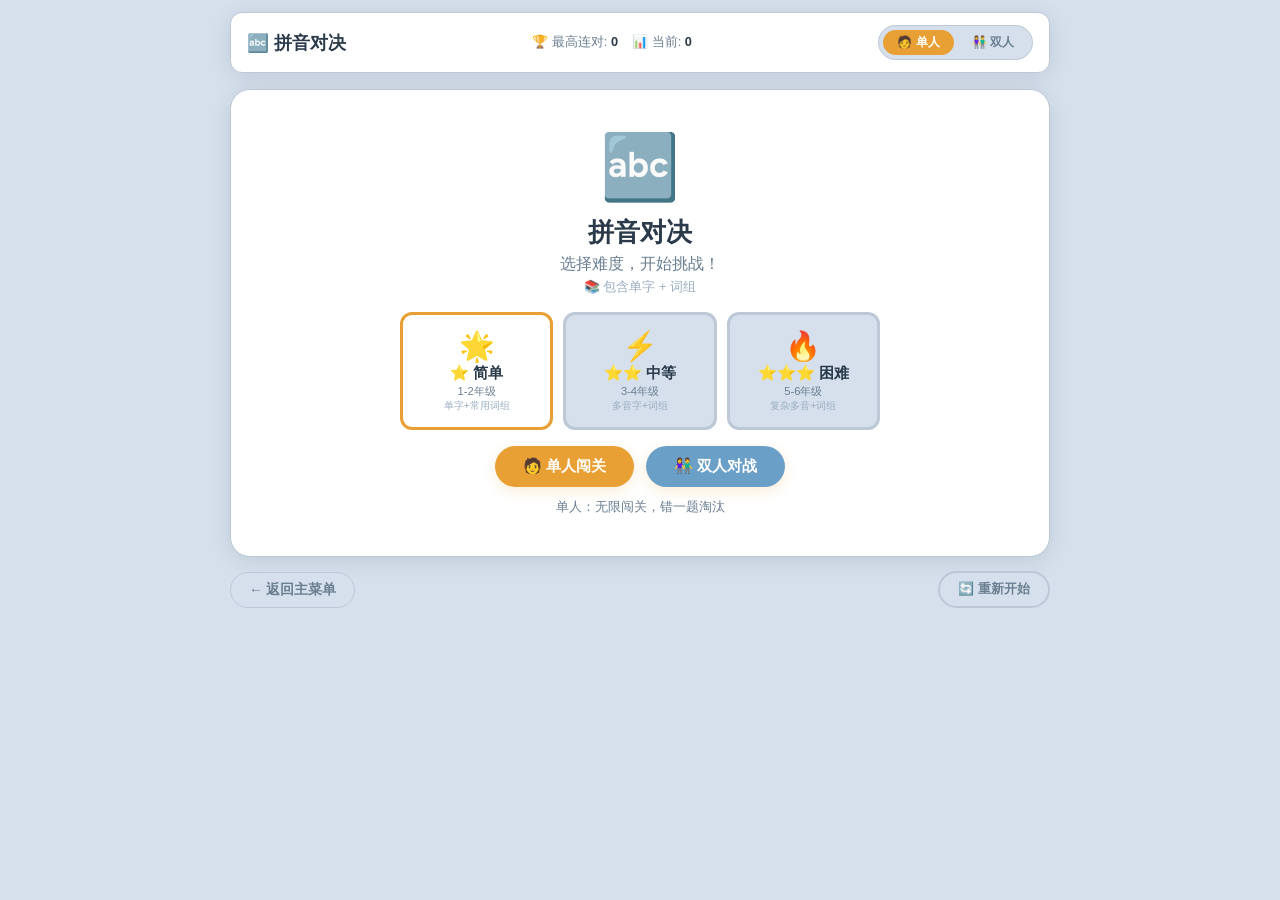
<file: game-pinyin.html>
<!DOCTYPE html>
<html>
<head>
    <meta charset="UTF-8">
    <meta name="viewport" content="width=device-width, initial-scale=1.0, maximum-scale=1.0, user-scalable=no">
    <title>拼音对决 - GAME</title>
    <style>
        /* ===== 所有样式内嵌，支持日间/夜间 ===== */
        * {
            margin: 0;
            padding: 0;
            box-sizing: border-box;
        }

        :root {
            --bg-primary: #d5e0ec;
            --bg-card: #ffffff;
            --text-primary: #2a3a4a;
            --text-secondary: #6a7e92;
            --text-light: #9aaeC2;
            --accent: #e8a035;
            --border-color: #bcc8d6;
            --shadow: 0 4px 20px rgba(42, 58, 74, 0.12);
            --success: #7bcb7a;
            --success-bg: #eaf5ea;
            --error: #e86b6b;
            --error-bg: #f5eaea;
            --font: 'Segoe UI', 'PingFang SC', 'Microsoft YaHei', sans-serif;
        }

        [data-theme="dark"] {
            --bg-primary: #080c18;
            --bg-card: #141c30;
            --text-primary: #e8edf5;
            --text-secondary: #8899b8;
            --text-light: #556688;
            --accent: #00c8e8;
            --border-color: #1e2a44;
            --shadow: 0 4px 24px rgba(0, 0, 0, 0.6);
            --success: #00d4a0;
            --success-bg: #0a2a22;
            --error: #ff6b8a;
            --error-bg: #2a0a18;
        }

        body {
            font-family: var(--font);
            background: var(--bg-primary);
            color: var(--text-primary);
            min-height: 100vh;
            padding: 12px;
            display: flex;
            justify-content: center;
            align-items: flex-start;
            transition: background 0.3s, color 0.3s;
        }

        .container {
            max-width: 820px;
            width: 100%;
            margin: 0 auto;
        }

        /* ===== 顶部 ===== */
        .header {
            display: flex;
            flex-wrap: wrap;
            justify-content: space-between;
            align-items: center;
            gap: 8px;
            padding: 12px 16px;
            background: var(--bg-card);
            border-radius: 12px;
            border: 1px solid var(--border-color);
            box-shadow: var(--shadow);
            margin-bottom: 16px;
            transition: background 0.3s, border 0.3s;
        }

        .game-name {
            font-size: 1.1rem;
            font-weight: 700;
            color: var(--text-primary);
        }

        .stats {
            display: flex;
            gap: 14px;
            font-size: 0.8rem;
            color: var(--text-secondary);
        }
        .stats .num {
            font-weight: 700;
            color: var(--text-primary);
        }

        .mode-toggle {
            display: flex;
            gap: 4px;
            background: var(--bg-primary);
            border-radius: 30px;
            padding: 4px;
            border: 1px solid var(--border-color);
        }
        .mode-toggle button {
            padding: 4px 14px;
            border: none;
            border-radius: 30px;
            background: transparent;
            color: var(--text-secondary);
            font-weight: 600;
            font-size: 0.75rem;
            cursor: pointer;
            font-family: inherit;
            transition: background 0.3s, color 0.3s;
        }
        .mode-toggle button.active {
            background: var(--accent);
            color: #fff;
        }

        /* ===== 内容 ===== */
        .content {
            background: var(--bg-card);
            border-radius: 20px;
            padding: 20px 16px;
            border: 1px solid var(--border-color);
            box-shadow: var(--shadow);
            min-height: 320px;
            transition: background 0.3s, border 0.3s;
        }

        /* ===== 底部 ===== */
        .bottom-bar {
            display: flex;
            justify-content: space-between;
            align-items: center;
            margin-top: 14px;
            flex-wrap: wrap;
            gap: 8px;
        }

        .btn-back {
            padding: 8px 18px;
            background: var(--bg-primary);
            border: 1px solid var(--border-color);
            border-radius: 30px;
            color: var(--text-secondary);
            font-size: 0.85rem;
            font-weight: 600;
            cursor: pointer;
            font-family: inherit;
            text-decoration: none;
            display: inline-block;
            transition: background 0.3s, border 0.3s, color 0.3s;
        }
        .btn-back:hover {
            border-color: var(--accent);
            color: var(--text-primary);
        }

        .btn-secondary {
            padding: 8px 18px;
            background: var(--bg-primary);
            border: 2px solid var(--border-color);
            border-radius: 30px;
            color: var(--text-secondary);
            font-weight: 600;
            font-size: 0.8rem;
            cursor: pointer;
            font-family: inherit;
            transition: background 0.3s, border 0.3s, color 0.3s;
        }
        .btn-secondary:hover {
            border-color: var(--accent);
            color: var(--text-primary);
        }

        .btn-primary {
            padding: 10px 28px;
            background: var(--accent);
            border: none;
            border-radius: 30px;
            color: #fff;
            font-weight: 700;
            font-size: 0.95rem;
            cursor: pointer;
            font-family: inherit;
            box-shadow: 0 4px 14px rgba(232, 160, 53, 0.2);
            transition: background 0.3s;
        }
        [data-theme="dark"] .btn-primary {
            color: #080c18;
        }
        .btn-primary:active {
            transform: scale(0.96);
        }

        /* ===== 开始界面 ===== */
        .start-screen {
            text-align: center;
            padding: 20px 10px;
        }
        .start-screen .icon {
            font-size: 4rem;
            margin-bottom: 10px;
        }
        .start-screen h2 {
            font-size: 1.6rem;
            margin-bottom: 4px;
            color: var(--text-primary);
        }
        .start-screen .desc {
            color: var(--text-secondary);
            margin-bottom: 16px;
        }

        .diff-grid {
            display: grid;
            grid-template-columns: repeat(3, 1fr);
            gap: 10px;
            max-width: 480px;
            margin: 0 auto 16px;
        }
        .diff-card {
            padding: 14px 10px;
            background: var(--bg-primary);
            border: 3px solid var(--border-color);
            border-radius: 12px;
            cursor: pointer;
            transition: all 0.2s;
            text-align: center;
        }
        .diff-card:hover {
            border-color: var(--accent);
            transform: translateY(-2px);
        }
        .diff-card .d-icon {
            font-size: 1.8rem;
        }
        .diff-card .d-name {
            font-weight: 700;
            font-size: 0.95rem;
            color: var(--text-primary);
        }
        .diff-card .d-grade {
            font-size: 0.7rem;
            color: var(--text-secondary);
        }
        .diff-card .d-desc {
            font-size: 0.65rem;
            color: var(--text-light);
        }
        .diff-card.selected {
            border-color: var(--accent);
            background: var(--accent-light);
        }
        [data-theme="dark"] .diff-card.selected {
            background: rgba(0, 200, 232, 0.15);
        }

        .btn-group {
            display: flex;
            gap: 12px;
            justify-content: center;
            flex-wrap: wrap;
            margin-top: 6px;
        }

        /* ===== 单人 ===== */
        .single-area {
            max-width: 480px;
            margin: 0 auto;
        }
        .single-area .q-big {
            font-size: 2.8rem;
            font-weight: 800;
            text-align: center;
            padding: 16px 0 12px;
            color: var(--text-primary);
        }
        .single-area .opts-grid {
            display: grid;
            grid-template-columns: 1fr 1fr;
            gap: 10px;
        }
        .single-area .opt {
            padding: 14px;
            background: var(--bg-primary);
            border: 3px solid var(--border-color);
            border-radius: 12px;
            font-size: 1.4rem;
            font-weight: 700;
            color: var(--text-primary);
            cursor: pointer;
            font-family: inherit;
            text-align: center;
            transition: background 0.3s, border 0.3s, color 0.3s;
        }
        .single-area .opt:hover:not(.disabled) {
            border-color: var(--accent);
            transform: scale(1.02);
        }
        .single-area .opt.correct {
            border-color: var(--success);
            background: var(--success-bg);
        }
        .single-area .opt.wrong {
            border-color: var(--error);
            background: var(--error-bg);
        }
        .single-area .opt.disabled {
            cursor: not-allowed;
            opacity: 0.4;
        }
        .single-area .progress {
            text-align: center;
            font-size: 0.9rem;
            color: var(--text-secondary);
            margin-bottom: 8px;
        }

        /* ===== 双人 ===== */
        .duel-container {
            display: flex;
            flex-direction: column;
            gap: 0;
            background: var(--bg-primary);
            border-radius: 20px;
            overflow: hidden;
            border: 2px solid var(--border-color);
            min-height: 460px;
        }

        .duel-player {
            flex: 1;
            padding: 8px 14px 6px;
            min-height: 150px;
            display: flex;
            flex-direction: column;
            justify-content: center;
            background: var(--bg-card);
        }
        .duel-player.bottom {
            border-top: 2px solid var(--border-color);
        }
        .duel-player.top {
            transform: rotate(180deg);
            border-bottom: 2px solid var(--border-color);
        }
        .duel-player.top .duel-inner {
            transform: none;
        }
        .duel-inner {
            display: flex;
            flex-direction: column;
            gap: 4px;
        }

        .duel-row {
            display: flex;
            justify-content: space-between;
            align-items: center;
            font-weight: 700;
            font-size: 0.8rem;
            padding: 0 2px;
            color: var(--text-primary);
        }
        .duel-row .pname.p1 {
            color: #e8a035;
        }
        .duel-row .pname.p2 {
            color: #5b9bd5;
        }
        [data-theme="dark"] .duel-row .pname.p1 {
            color: #ffb300;
        }
        [data-theme="dark"] .duel-row .pname.p2 {
            color: #00b0ff;
        }
        .duel-row .pscore {
            font-size: 1rem;
            background: var(--bg-primary);
            padding: 1px 12px;
            border-radius: 20px;
            border: 1px solid var(--border-color);
        }

        .duel-q {
            text-align: center;
            font-size: 1.8rem;
            font-weight: 800;
            padding: 4px 0 2px;
            color: var(--text-primary);
        }

        .duel-opts {
            display: grid;
            grid-template-columns: 1fr 1fr;
            gap: 6px;
            max-width: 360px;
            margin: 0 auto;
            width: 100%;
        }
        .duel-opt {
            padding: 8px 6px;
            background: var(--bg-primary);
            border: 2px solid var(--border-color);
            border-radius: 12px;
            font-size: 1.2rem;
            font-weight: 700;
            color: var(--text-primary);
            cursor: pointer;
            font-family: inherit;
            text-align: center;
            min-height: 40px;
            transition: background 0.3s, border 0.3s, color 0.3s;
        }
        .duel-opt:hover:not(.disabled) {
            border-color: var(--accent);
            transform: scale(1.02);
        }
        .duel-opt.correct {
            border-color: var(--success);
            background: var(--success-bg);
        }
        .duel-opt.wrong {
            border-color: var(--error);
            background: var(--error-bg);
        }
        .duel-opt.disabled {
            cursor: not-allowed;
            opacity: 0.4;
        }

        .duel-middle {
            display: flex;
            justify-content: center;
            align-items: center;
            padding: 6px 16px;
            background: var(--bg-primary);
            border-top: 2px solid var(--border-color);
            border-bottom: 2px solid var(--border-color);
            font-weight: 700;
            font-size: 0.8rem;
            color: var(--text-secondary);
            flex-shrink: 0;
            gap: 12px;
        }
        .duel-middle .mid-left {
            display: flex;
            align-items: center;
            gap: 4px;
            justify-content: flex-end;
            flex: 1;
        }
        .duel-middle .mid-left .num {
            font-size: 1.6rem;
            font-weight: 900;
            color: #e8a035;
            min-width: 32px;
            text-align: center;
        }
        [data-theme="dark"] .duel-middle .mid-left .num {
            color: #ffb300;
        }
        .duel-middle .mid-right {
            display: flex;
            align-items: center;
            gap: 4px;
            justify-content: flex-start;
            flex: 1;
            transform: rotate(180deg);
        }
        .duel-middle .mid-right .num {
            font-size: 1.6rem;
            font-weight: 900;
            color: #5b9bd5;
            min-width: 32px;
            text-align: center;
        }
        [data-theme="dark"] .duel-middle .mid-right .num {
            color: #00b0ff;
        }
        .duel-middle .vs {
            font-size: 1.4rem;
            color: var(--accent);
            font-weight: 900;
        }
        .duel-middle .prog {
            font-size: 0.65rem;
            color: var(--text-light);
            padding: 1px 8px;
            background: var(--bg-card);
            border-radius: 20px;
            border: 1px solid var(--border-color);
        }

        .duel-status {
            text-align: center;
            font-size: 0.7rem;
            color: var(--text-light);
            min-height: 16px;
            padding-top: 2px;
        }
        .duel-status.ok {
            color: var(--success);
        }
        .duel-status.fail {
            color: var(--error);
        }

        /* ===== 弹窗 ===== */
        .modal-overlay {
            display: none;
            position: fixed;
            inset: 0;
            background: rgba(0, 0, 0, 0.55);
            backdrop-filter: blur(6px);
            z-index: 1000;
            justify-content: center;
            align-items: center;
            padding: 20px;
        }
        .modal-overlay.active {
            display: flex;
        }
        .modal {
            background: var(--bg-card);
            border-radius: 20px;
            padding: 28px 24px 24px;
            max-width: 420px;
            width: 100%;
            box-shadow: 0 24px 64px rgba(0, 0, 0, 0.4);
            text-align: center;
            border: 1px solid var(--border-color);
            max-height: 90vh;
            overflow-y: auto;
            transition: background 0.3s, border 0.3s;
        }
        .modal .m-icon {
            font-size: 3.2rem;
            margin-bottom: 4px;
        }
        .modal h2 {
            font-size: 1.4rem;
            margin-bottom: 2px;
            color: var(--text-primary);
        }
        .modal .m-score {
            font-size: 2.6rem;
            font-weight: 900;
            color: var(--accent);
            margin: 4px 0;
        }
        .modal .m-detail {
            color: var(--text-secondary);
            font-size: 0.9rem;
            margin-bottom: 10px;
        }
        .modal .m-rank {
            background: var(--bg-primary);
            border-radius: 12px;
            padding: 10px 14px;
            margin: 8px 0 14px;
            font-size: 0.85rem;
            text-align: left;
        }
        .modal .m-rank .rank-item {
            display: flex;
            justify-content: space-between;
            padding: 3px 0;
            border-bottom: 1px solid var(--border-color);
            color: var(--text-primary);
        }
        .modal .m-rank .rank-item:last-child {
            border-bottom: none;
        }
        .modal .m-actions {
            display: flex;
            gap: 8px;
            justify-content: center;
            flex-wrap: wrap;
            margin-top: 8px;
        }

        /* ===== 响应式 ===== */
        @media (max-width: 640px) {
            .header {
                padding: 10px 12px;
                flex-direction: column;
                align-items: stretch;
                gap: 4px;
            }
            .game-name {
                text-align: center;
                font-size: 1rem;
            }
            .stats {
                justify-content: center;
                font-size: 0.7rem;
                gap: 10px;
            }
            .mode-toggle {
                justify-content: center;
            }
            .content {
                padding: 14px 10px;
                min-height: 240px;
            }
            .single-area .q-big {
                font-size: 2.2rem;
            }
            .single-area .opt {
                font-size: 1.2rem;
                padding: 12px;
            }
            .duel-player {
                padding: 6px 10px 4px;
                min-height: 120px;
            }
            .duel-q {
                font-size: 1.5rem;
            }
            .duel-opt {
                font-size: 1.1rem;
                padding: 6px 4px;
                min-height: 34px;
            }
            .duel-middle .mid-left .num,
            .duel-middle .mid-right .num {
                font-size: 1.4rem;
                min-width: 26px;
            }
            .duel-middle .vs {
                font-size: 1.2rem;
            }
            .diff-grid {
                grid-template-columns: 1fr 1fr 1fr;
                gap: 6px;
            }
            .diff-card {
                padding: 10px 6px;
            }
            .diff-card .d-icon {
                font-size: 1.4rem;
            }
            .diff-card .d-name {
                font-size: 0.8rem;
            }
            .modal {
                padding: 20px 16px;
            }
            .modal .m-score {
                font-size: 2rem;
            }
            .start-screen .icon {
                font-size: 3rem;
            }
            .start-screen h2 {
                font-size: 1.3rem;
            }
            .btn-primary {
                padding: 8px 20px;
                font-size: 0.85rem;
            }
        }

        @media (max-width: 400px) {
            .single-area .q-big {
                font-size: 1.8rem;
            }
            .single-area .opt {
                font-size: 1rem;
                padding: 10px;
            }
            .duel-q {
                font-size: 1.2rem;
            }
            .duel-opt {
                font-size: 0.95rem;
                min-height: 30px;
            }
            .duel-middle .mid-left .num,
            .duel-middle .mid-right .num {
                font-size: 1.2rem;
                min-width: 22px;
            }
            .duel-player {
                padding: 4px 6px 2px;
                min-height: 100px;
            }
            .diff-grid {
                grid-template-columns: 1fr;
                gap: 4px;
            }
        }

        @media (min-width: 768px) and (orientation: landscape) {
            .duel-container {
                flex-direction: row;
                min-height: 360px;
            }
            .duel-player.bottom {
                border-top: none;
                border-left: 2px solid var(--border-color);
            }
            .duel-player.top {
                transform: rotate(180deg);
                border-bottom: none;
                border-right: 2px solid var(--border-color);
            }
            .duel-middle {
                flex-direction: column;
                padding: 10px 8px;
                border-top: none;
                border-bottom: none;
                border-left: 2px solid var(--border-color);
                border-right: 2px solid var(--border-color);
                min-width: 60px;
                gap: 4px;
            }
            .duel-middle .mid-left {
                justify-content: center;
                flex: none;
                flex-direction: column;
                gap: 2px;
            }
            .duel-middle .mid-right {
                justify-content: center;
                flex: none;
                flex-direction: column;
                gap: 2px;
                transform: rotate(180deg);
            }
            .duel-middle .vs {
                font-size: 1.6rem;
            }
            .duel-middle .prog {
                margin-left: 0;
                font-size: 0.6rem;
            }
        }
    </style>
</head>
<body>
    <div class="container">
        <!-- 顶部 -->
        <header class="header">
            <div class="game-name">🔤 拼音对决</div>
            <div class="stats">
                <span>🏆 最高连对: <span class="num" id="bestScore">0</span></span>
                <span>📊 当前: <span class="num" id="currentStreak">0</span></span>
            </div>
            <div class="mode-toggle" id="modeToggle">
                <button class="active" data-mode="single">🧑 单人</button>
                <button data-mode="double">👫 双人</button>
            </div>
        </header>

        <!-- 内容 -->
        <div class="content" id="gameContent"></div>

        <!-- 底部 -->
        <div class="bottom-bar">
            <a class="btn-back" href="index.html" id="backBtn">← 返回主菜单</a>
            <button class="btn-secondary" id="resetBtn">🔄 重新开始</button>
        </div>
    </div>

    <!-- 弹窗 -->
    <div class="modal-overlay" id="resultModal">
        <div class="modal" id="resultModalContent"></div>
    </div>

    <script>
        // ============================================================
        // 拼音对决 - 完整版
        // 支持：单字 + 词组，夜间模式同步
        // ============================================================

        // ----- 主题同步 -----
        function applyTheme() {
            var saved = localStorage.getItem('theme') || 'light';
            document.documentElement.setAttribute('data-theme', saved);
        }
        applyTheme();

        // 监听主题变化（从主菜单或其他页面）
        window.addEventListener('storage', function(e) {
            if (e.key === 'theme') {
                applyTheme();
            }
        });

        // 返回主菜单时，确保主题已保存
        document.getElementById('backBtn').addEventListener('click', function(e) {
            // 不需要额外操作，主题已保存在 localStorage
        });

        // ----- DOM -----
        var $content = document.getElementById('gameContent');
        var $best = document.getElementById('bestScore');
        var $streak = document.getElementById('currentStreak');
        var $resetBtn = document.getElementById('resetBtn');
        var $modal = document.getElementById('resultModal');
        var $modalContent = document.getElementById('resultModalContent');

        // ----- 工具 -----
        function shuffle(arr) {
            for (var i = arr.length - 1; i > 0; i--) {
                var j = Math.floor(Math.random() * (i + 1));
                var temp = arr[i];
                arr[i] = arr[j];
                arr[j] = temp;
            }
            return arr;
        }

        function getBestScore(key) {
            try {
                var data = localStorage.getItem('rank_' + key);
                var list = data ? JSON.parse(data) : [];
                if (list.length === 0) return 0;
                var max = 0;
                for (var i = 0; i < list.length; i++) {
                    if (list[i].score > max) max = list[i].score;
                }
                return max;
            } catch (e) { return 0; }
        }

        function saveRank(key, score) {
            try {
                var data = localStorage.getItem('rank_' + key);
                var list = data ? JSON.parse(data) : [];
                list.push({ score: score, time: Date.now() });
                if (list.length > 50) list.shift();
                localStorage.setItem('rank_' + key, JSON.stringify(list));
            } catch (e) {}
        }

        function getRankList(key, limit) {
            try {
                var data = localStorage.getItem('rank_' + key);
                var list = data ? JSON.parse(data) : [];
                list.sort(function(a, b) { return b.score - a.score; });
                return list.slice(0, limit || 10);
            } catch (e) { return []; }
        }

        // ============================================================
        // 题库 - 单字 + 词组
        // ============================================================
        var PINYIN_CHARS = {
            // ----- 单字 (简单) -----
            easy: [
                { char: '爸', pinyin: 'bà', errors: ['bā', 'bǎ', 'bá'] },
                { char: '妈', pinyin: 'mā', errors: ['má', 'mǎ', 'mà'] },
                { char: '大', pinyin: 'dà', errors: ['dā', 'dá', 'dǎ'] },
                { char: '小', pinyin: 'xiǎo', errors: ['xiāo', 'xiáo', 'xiào'] },
                { char: '上', pinyin: 'shàng', errors: ['shāng', 'sháng', 'shǎng'] },
                { char: '下', pinyin: 'xià', errors: ['xiā', 'xiá', 'xiǎ'] },
                { char: '人', pinyin: 'rén', errors: ['rēn', 'rěn', 'rèn'] },
                { char: '口', pinyin: 'kǒu', errors: ['kōu', 'kóu', 'kòu'] },
                { char: '手', pinyin: 'shǒu', errors: ['shōu', 'shóu', 'shòu'] },
                { char: '日', pinyin: 'rì', errors: ['rī', 'rí', 'rǐ'] },
                { char: '月', pinyin: 'yuè', errors: ['yuē', 'yué', 'yuě'] },
                { char: '水', pinyin: 'shuǐ', errors: ['shuī', 'shuí', 'shuì'] },
                { char: '火', pinyin: 'huǒ', errors: ['huō', 'huó', 'huò'] },
                { char: '山', pinyin: 'shān', errors: ['shán', 'shǎn', 'shàn'] },
                { char: '石', pinyin: 'shí', errors: ['shī', 'shǐ', 'shì'] },
                { char: '田', pinyin: 'tián', errors: ['tiān', 'tiǎn', 'tiàn'] },
                { char: '木', pinyin: 'mù', errors: ['mū', 'mú', 'mǔ'] },
                { char: '花', pinyin: 'huā', errors: ['huá', 'huǎ', 'huà'] },
                { char: '草', pinyin: 'cǎo', errors: ['cāo', 'cáo', 'cào'] },
                { char: '鸟', pinyin: 'niǎo', errors: ['niāo', 'niáo', 'niào'] },
                { char: '鱼', pinyin: 'yú', errors: ['yū', 'yǔ', 'yù'] },
                { char: '马', pinyin: 'mǎ', errors: ['mā', 'má', 'mà'] },
                { char: '牛', pinyin: 'niú', errors: ['niū', 'niǔ', 'niù'] },
                { char: '羊', pinyin: 'yáng', errors: ['yāng', 'yǎng', 'yàng'] },
                { char: '虫', pinyin: 'chóng', errors: ['chōng', 'chǒng', 'chòng'] },
                { char: '云', pinyin: 'yún', errors: ['yūn', 'yǔn', 'yùn'] },
                { char: '风', pinyin: 'fēng', errors: ['féng', 'fěng', 'fèng'] },
                { char: '雨', pinyin: 'yǔ', errors: ['yū', 'yú', 'yù'] },
                { char: '雪', pinyin: 'xuě', errors: ['xuē', 'xué', 'xuè'] },
                { char: '星', pinyin: 'xīng', errors: ['xíng', 'xǐng', 'xìng'] },
                { char: '天', pinyin: 'tiān', errors: ['tián', 'tiǎn', 'tiàn'] },
                { char: '地', pinyin: 'dì', errors: ['dī', 'dí', 'dǐ'] },
                { char: '春', pinyin: 'chūn', errors: ['chún', 'chǔn', 'chùn'] },
                { char: '夏', pinyin: 'xià', errors: ['xiā', 'xiá', 'xiǎ'] },
                { char: '秋', pinyin: 'qiū', errors: ['qiú', 'qiǔ', 'qiù'] },
                { char: '冬', pinyin: 'dōng', errors: ['dóng', 'dǒng', 'dòng'] },
                { char: '东', pinyin: 'dōng', errors: ['dóng', 'dǒng', 'dòng'] },
                { char: '西', pinyin: 'xī', errors: ['xí', 'xǐ', 'xì'] },
                { char: '南', pinyin: 'nán', errors: ['nān', 'nǎn', 'nàn'] },
                { char: '北', pinyin: 'běi', errors: ['bēi', 'béi', 'bèi'] },
                { char: '前', pinyin: 'qián', errors: ['qiān', 'qiǎn', 'qiàn'] },
                { char: '后', pinyin: 'hòu', errors: ['hōu', 'hóu', 'hǒu'] },
                { char: '左', pinyin: 'zuǒ', errors: ['zuō', 'zuó', 'zuò'] },
                { char: '右', pinyin: 'yòu', errors: ['yōu', 'yóu', 'yǒu'] },
                { char: '里', pinyin: 'lǐ', errors: ['lī', 'lí', 'lì'] },
                { char: '外', pinyin: 'wài', errors: ['wāi', 'wái', 'wǎi'] },
                { char: '白', pinyin: 'bái', errors: ['bāi', 'bǎi', 'bài'] },
                { char: '黑', pinyin: 'hēi', errors: ['héi', 'hěi', 'hèi'] },
                { char: '红', pinyin: 'hóng', errors: ['hōng', 'hǒng', 'hòng'] },
                { char: '绿', pinyin: 'lǜ', errors: ['lū', 'lú', 'lǔ'] },
                { char: '黄', pinyin: 'huáng', errors: ['huāng', 'huǎng', 'huàng'] },
                { char: '蓝', pinyin: 'lán', errors: ['lān', 'lǎn', 'làn'] },
                { char: '紫', pinyin: 'zǐ', errors: ['zī', 'zí', 'zì'] },
                { char: '青', pinyin: 'qīng', errors: ['qíng', 'qǐng', 'qìng'] },
            ],
            // ----- 单字 (中等) -----
            medium: [
                { char: '长', pinyin: 'cháng', errors: ['chāng', 'chǎng', 'chàng'] },
                { char: '长', pinyin: 'zhǎng', errors: ['zhāng', 'zháng', 'zhàng'] },
                { char: '乐', pinyin: 'lè', errors: ['lē', 'lé', 'lě'] },
                { char: '乐', pinyin: 'yuè', errors: ['yuē', 'yué', 'yuě'] },
                { char: '重', pinyin: 'zhòng', errors: ['zhōng', 'zhǒng', 'zhòng'] },
                { char: '重', pinyin: 'chóng', errors: ['chōng', 'chǒng', 'chòng'] },
                { char: '还', pinyin: 'hái', errors: ['hāi', 'hǎi', 'hài'] },
                { char: '还', pinyin: 'huán', errors: ['huān', 'huǎn', 'huàn'] },
                { char: '了', pinyin: 'le', errors: ['lē', 'lè', 'liǎo'] },
                { char: '了', pinyin: 'liǎo', errors: ['liāo', 'liáo', 'liào'] },
                { char: '看', pinyin: 'kàn', errors: ['kān', 'kán', 'kǎn'] },
                { char: '看', pinyin: 'kān', errors: ['kán', 'kǎn', 'kàn'] },
                { char: '行', pinyin: 'xíng', errors: ['xīng', 'xǐng', 'xìng'] },
                { char: '行', pinyin: 'háng', errors: ['hāng', 'hǎng', 'hàng'] },
                { char: '发', pinyin: 'fā', errors: ['fá', 'fǎ', 'fà'] },
                { char: '发', pinyin: 'fà', errors: ['fā', 'fá', 'fǎ'] },
                { char: '兴', pinyin: 'xīng', errors: ['xíng', 'xǐng', 'xìng'] },
                { char: '兴', pinyin: 'xìng', errors: ['xīng', 'xíng', 'xǐng'] },
                { char: '数', pinyin: 'shù', errors: ['shū', 'shú', 'shǔ'] },
                { char: '数', pinyin: 'shǔ', errors: ['shū', 'shú', 'shù'] },
                { char: '觉', pinyin: 'jiào', errors: ['jiāo', 'jiáo', 'jiǎo'] },
                { char: '觉', pinyin: 'jué', errors: ['juē', 'juě', 'juè'] },
                { char: '处', pinyin: 'chù', errors: ['chū', 'chú', 'chǔ'] },
                { char: '处', pinyin: 'chǔ', errors: ['chū', 'chú', 'chù'] },
                { char: '背', pinyin: 'bèi', errors: ['bēi', 'béi', 'běi'] },
                { char: '背', pinyin: 'bēi', errors: ['béi', 'běi', 'bèi'] },
                { char: '间', pinyin: 'jiān', errors: ['jián', 'jiǎn', 'jiàn'] },
                { char: '间', pinyin: 'jiàn', errors: ['jiān', 'jián', 'jiǎn'] },
                { char: '空', pinyin: 'kōng', errors: ['kóng', 'kǒng', 'kòng'] },
                { char: '空', pinyin: 'kòng', errors: ['kōng', 'kóng', 'kǒng'] },
                { char: '正', pinyin: 'zhèng', errors: ['zhēng', 'zhéng', 'zhěng'] },
                { char: '正', pinyin: 'zhēng', errors: ['zhéng', 'zhěng', 'zhèng'] },
                { char: '教', pinyin: 'jiào', errors: ['jiāo', 'jiáo', 'jiǎo'] },
                { char: '教', pinyin: 'jiāo', errors: ['jiáo', 'jiǎo', 'jiào'] },
            ],
            // ----- 单字 (困难) -----
            hard: [
                { char: '差', pinyin: 'chā', errors: ['chá', 'chǎ', 'chà'] },
                { char: '差', pinyin: 'chà', errors: ['chā', 'chá', 'chǎ'] },
                { char: '差', pinyin: 'chāi', errors: ['chái', 'chǎi', 'chài'] },
                { char: '降', pinyin: 'jiàng', errors: ['jiāng', 'jiáng', 'jiǎng'] },
                { char: '降', pinyin: 'xiáng', errors: ['xiāng', 'xiǎng', 'xiàng'] },
                { char: '率', pinyin: 'lǜ', errors: ['lū', 'lú', 'lǔ'] },
                { char: '率', pinyin: 'shuài', errors: ['shuāi', 'shuái', 'shuǎi'] },
                { char: '恶', pinyin: 'è', errors: ['ē', 'é', 'ě'] },
                { char: '恶', pinyin: 'ě', errors: ['ē', 'é', 'è'] },
                { char: '恶', pinyin: 'wù', errors: ['wū', 'wú', 'wǔ'] },
                { char: '当', pinyin: 'dāng', errors: ['dáng', 'dǎng', 'dàng'] },
                { char: '当', pinyin: 'dàng', errors: ['dāng', 'dáng', 'dǎng'] },
                { char: '给', pinyin: 'gěi', errors: ['gēi', 'géi', 'gèi'] },
                { char: '给', pinyin: 'jǐ', errors: ['jī', 'jí', 'jì'] },
                { char: '供', pinyin: 'gōng', errors: ['góng', 'gǒng', 'gòng'] },
                { char: '供', pinyin: 'gòng', errors: ['gōng', 'góng', 'gǒng'] },
                { char: '喝', pinyin: 'hē', errors: ['hé', 'hě', 'hè'] },
                { char: '喝', pinyin: 'hè', errors: ['hē', 'hé', 'hě'] },
                { char: '调', pinyin: 'diào', errors: ['diāo', 'diáo', 'diǎo'] },
                { char: '调', pinyin: 'tiáo', errors: ['tiāo', 'tiǎo', 'tiào'] },
                { char: '转', pinyin: 'zhuǎn', errors: ['zhuān', 'zhuán', 'zhuàn'] },
                { char: '转', pinyin: 'zhuàn', errors: ['zhuān', 'zhuán', 'zhuǎn'] },
                { char: '传', pinyin: 'chuán', errors: ['chuān', 'chuǎn', 'chuàn'] },
                { char: '传', pinyin: 'zhuàn', errors: ['zhuān', 'zhuán', 'zhuǎn'] },
                { char: '鲜', pinyin: 'xiān', errors: ['xián', 'xiǎn', 'xiàn'] },
                { char: '鲜', pinyin: 'xiǎn', errors: ['xiān', 'xián', 'xiàn'] },
                { char: '朝', pinyin: 'zhāo', errors: ['zháo', 'zhǎo', 'zhào'] },
                { char: '朝', pinyin: 'cháo', errors: ['chāo', 'chǎo', 'chào'] },
                { char: '横', pinyin: 'héng', errors: ['hēng', 'hěng', 'hèng'] },
                { char: '横', pinyin: 'hèng', errors: ['hēng', 'héng', 'hěng'] },
                { char: '似', pinyin: 'sì', errors: ['sī', 'sí', 'sǐ'] },
                { char: '似', pinyin: 'shì', errors: ['shī', 'shí', 'shǐ'] },
            ]
        };

        // ----- 词组库 (所有难度共用) -----
        var PINYIN_PHRASES = [
            { phrase: '妈妈', pinyin: 'mā ma', errors: ['má ma', 'mǎ ma', 'mà ma'] },
            { phrase: '爸爸', pinyin: 'bà ba', errors: ['bā ba', 'bǎ ba', 'bá ba'] },
            { phrase: '哥哥', pinyin: 'gē ge', errors: ['gé ge', 'gě ge', 'gè ge'] },
            { phrase: '姐姐', pinyin: 'jiě jie', errors: ['jiē jie', 'jié jie', 'jiè jie'] },
            { phrase: '弟弟', pinyin: 'dì di', errors: ['dī di', 'dí di', 'dǐ di'] },
            { phrase: '妹妹', pinyin: 'mèi mei', errors: ['mēi mei', 'méi mei', 'měi mei'] },
            { phrase: '春天', pinyin: 'chūn tiān', errors: ['chún tiān', 'chǔn tiān', 'chùn tiān'] },
            { phrase: '夏天', pinyin: 'xià tiān', errors: ['xiā tiān', 'xiá tiān', 'xiǎ tiān'] },
            { phrase: '秋天', pinyin: 'qiū tiān', errors: ['qiú tiān', 'qiǔ tiān', 'qiù tiān'] },
            { phrase: '冬天', pinyin: 'dōng tiān', errors: ['dóng tiān', 'dǒng tiān', 'dòng tiān'] },
            { phrase: '太阳', pinyin: 'tài yáng', errors: ['tāi yáng', 'tái yáng', 'tǎi yáng'] },
            { phrase: '月亮', pinyin: 'yuè liang', errors: ['yuē liang', 'yué liang', 'yuě liang'] },
            { phrase: '星星', pinyin: 'xīng xing', errors: ['xíng xing', 'xǐng xing', 'xìng xing'] },
            { phrase: '白云', pinyin: 'bái yún', errors: ['bāi yún', 'bǎi yún', 'bài yún'] },
            { phrase: '蓝天', pinyin: 'lán tiān', errors: ['lān tiān', 'lǎn tiān', 'làn tiān'] },
            { phrase: '草地', pinyin: 'cǎo dì', errors: ['cāo dì', 'cáo dì', 'cào dì'] },
            { phrase: '花朵', pinyin: 'huā duǒ', errors: ['huá duǒ', 'huǎ duǒ', 'huà duǒ'] },
            { phrase: '小鸟', pinyin: 'xiǎo niǎo', errors: ['xiāo niǎo', 'xiáo niǎo', 'xiào niǎo'] },
            { phrase: '小鱼', pinyin: 'xiǎo yú', errors: ['xiāo yú', 'xiáo yú', 'xiào yú'] },
            { phrase: '小马', pinyin: 'xiǎo mǎ', errors: ['xiāo mǎ', 'xiáo mǎ', 'xiào mǎ'] },
            { phrase: '小牛', pinyin: 'xiǎo niú', errors: ['xiāo niú', 'xiáo niú', 'xiào niú'] },
            { phrase: '小羊', pinyin: 'xiǎo yáng', errors: ['xiāo yáng', 'xiáo yáng', 'xiào yáng'] },
            { phrase: '小虫', pinyin: 'xiǎo chóng', errors: ['xiāo chóng', 'xiáo chóng', 'xiào chóng'] },
            { phrase: '开心', pinyin: 'kāi xīn', errors: ['kài xīn', 'kǎi xīn', 'kái xīn'] },
            { phrase: '快乐', pinyin: 'kuài lè', errors: ['kuāi lè', 'kuái lè', 'kuǎi lè'] },
            { phrase: '美丽', pinyin: 'měi lì', errors: ['mēi lì', 'méi lì', 'mèi lì'] },
            { phrase: '漂亮', pinyin: 'piào liang', errors: ['piāo liang', 'piáo liang', 'piǎo liang'] },
            { phrase: '勇敢', pinyin: 'yǒng gǎn', errors: ['yōng gǎn', 'yóng gǎn', 'yòng gǎn'] },
            { phrase: '善良', pinyin: 'shàn liáng', errors: ['shān liáng', 'shán liáng', 'shǎn liáng'] },
            { phrase: '聪明', pinyin: 'cōng míng', errors: ['cóng míng', 'cǒng míng', 'còng míng'] },
            { phrase: '可爱', pinyin: 'kě ài', errors: ['kē ài', 'ké ài', 'kè ài'] },
            { phrase: '高兴', pinyin: 'gāo xìng', errors: ['gào xìng', 'gǎo xìng', 'gáo xìng'] },
            { phrase: '喜欢', pinyin: 'xǐ huān', errors: ['xī huān', 'xí huān', 'xì huān'] },
            { phrase: '学校', pinyin: 'xué xiào', errors: ['xuē xiào', 'xué xiào', 'xuě xiào'] },
            { phrase: '老师', pinyin: 'lǎo shī', errors: ['lāo shī', 'láo shī', 'lào shī'] },
            { phrase: '同学', pinyin: 'tóng xué', errors: ['tōng xué', 'tǒng xué', 'tòng xué'] },
            { phrase: '朋友', pinyin: 'péng yǒu', errors: ['pēng yǒu', 'pěng yǒu', 'pèng yǒu'] },
            { phrase: '家人', pinyin: 'jiā rén', errors: ['jiá rén', 'jiǎ rén', 'jià rén'] },
            { phrase: '祖国', pinyin: 'zǔ guó', errors: ['zū guó', 'zú guó', 'zù guó'] },
            { phrase: '中国', pinyin: 'zhōng guó', errors: ['zhóng guó', 'zhǒng guó', 'zhòng guó'] },
            { phrase: '北京', pinyin: 'běi jīng', errors: ['bēi jīng', 'béi jīng', 'bèi jīng'] },
            { phrase: '上海', pinyin: 'shàng hǎi', errors: ['shāng hǎi', 'sháng hǎi', 'shǎng hǎi'] },
            { phrase: '广州', pinyin: 'guǎng zhōu', errors: ['guāng zhōu', 'guáng zhōu', 'guàng zhōu'] },
            { phrase: '深圳', pinyin: 'shēn zhèn', errors: ['shén zhèn', 'shěn zhèn', 'shèn zhèn'] },
            { phrase: '香港', pinyin: 'xiāng gǎng', errors: ['xiáng gǎng', 'xiǎng gǎng', 'xiàng gǎng'] },
            { phrase: '澳门', pinyin: 'ào mén', errors: ['āo mén', 'áo mén', 'ǎo mén'] },
            { phrase: '台湾', pinyin: 'tái wān', errors: ['tāi wān', 'tǎi wān', 'tài wān'] },
            { phrase: '长城', pinyin: 'cháng chéng', errors: ['chāng chéng', 'chǎng chéng', 'chàng chéng'] },
            { phrase: '黄河', pinyin: 'huáng hé', errors: ['huāng hé', 'huǎng hé', 'huàng hé'] },
            { phrase: '长江', pinyin: 'cháng jiāng', errors: ['chāng jiāng', 'chǎng jiāng', 'chàng jiāng'] },
            { phrase: '西湖', pinyin: 'xī hú', errors: ['xí hú', 'xǐ hú', 'xì hú'] },
            { phrase: '桂林', pinyin: 'guì lín', errors: ['guī lín', 'guí lín', 'guǐ lín'] },
            { phrase: '熊猫', pinyin: 'xióng māo', errors: ['xiōng māo', 'xiǒng māo', 'xiòng māo'] },
            { phrase: '老虎', pinyin: 'lǎo hǔ', errors: ['lāo hǔ', 'láo hǔ', 'lào hǔ'] },
            { phrase: '狮子', pinyin: 'shī zi', errors: ['shí zi', 'shǐ zi', 'shì zi'] },
            { phrase: '大象', pinyin: 'dà xiàng', errors: ['dā xiàng', 'dá xiàng', 'dǎ xiàng'] },
            { phrase: '长颈鹿', pinyin: 'cháng jǐng lù', errors: ['chāng jǐng lù', 'chǎng jǐng lù', 'chàng jǐng lù'] },
            { phrase: '企鹅', pinyin: 'qǐ é', errors: ['qī é', 'qí é', 'qì é'] },
            { phrase: '海豚', pinyin: 'hǎi tún', errors: ['hāi tún', 'hái tún', 'hài tún'] },
            { phrase: '鲸鱼', pinyin: 'jīng yú', errors: ['jíng yú', 'jǐng yú', 'jìng yú'] },
            { phrase: '苹果', pinyin: 'píng guǒ', errors: ['pīng guǒ', 'pǐng guǒ', 'pìng guǒ'] },
            { phrase: '香蕉', pinyin: 'xiāng jiāo', errors: ['xiáng jiāo', 'xiǎng jiāo', 'xiàng jiāo'] },
            { phrase: '西瓜', pinyin: 'xī guā', errors: ['xí guā', 'xǐ guā', 'xì guā'] },
            { phrase: '草莓', pinyin: 'cǎo méi', errors: ['cāo méi', 'cáo méi', 'cào méi'] },
            { phrase: '葡萄', pinyin: 'pú táo', errors: ['pū táo', 'pǔ táo', 'pù táo'] },
            { phrase: '芒果', pinyin: 'máng guǒ', errors: ['māng guǒ', 'mǎng guǒ', 'màng guǒ'] },
            { phrase: '菠萝', pinyin: 'bō luó', errors: ['bó luó', 'bǒ luó', 'bò luó'] },
            { phrase: '桃子', pinyin: 'táo zi', errors: ['tāo zi', 'tǎo zi', 'tào zi'] },
            { phrase: '李子', pinyin: 'lǐ zi', errors: ['lī zi', 'lí zi', 'lì zi'] },
            { phrase: '草莓', pinyin: 'cǎo méi', errors: ['cāo méi', 'cáo méi', 'cào méi'] },
            { phrase: '樱桃', pinyin: 'yīng táo', errors: ['yíng táo', 'yǐng táo', 'yìng táo'] },
            { phrase: '米饭', pinyin: 'mǐ fàn', errors: ['mī fàn', 'mí fàn', 'mǐ fàn'] },
            { phrase: '面条', pinyin: 'miàn tiáo', errors: ['miān tiáo', 'mián tiáo', 'miǎn tiáo'] },
            { phrase: '饺子', pinyin: 'jiǎo zi', errors: ['jiāo zi', 'jiáo zi', 'jiào zi'] },
            { phrase: '包子', pinyin: 'bāo zi', errors: ['báo zi', 'bǎo zi', 'bào zi'] },
            { phrase: '馒头', pinyin: 'mán tou', errors: ['mān tou', 'mǎn tou', 'màn tou'] },
            { phrase: '面条', pinyin: 'miàn tiáo', errors: ['miān tiáo', 'mián tiáo', 'miǎn tiáo'] },
            { phrase: '米饭', pinyin: 'mǐ fàn', errors: ['mī fàn', 'mí fàn', 'mǐ fàn'] },
            { phrase: '牛奶', pinyin: 'niú nǎi', errors: ['niū nǎi', 'niǔ nǎi', 'niù nǎi'] },
            { phrase: '面包', pinyin: 'miàn bāo', errors: ['miān bāo', 'mián bāo', 'miǎn bāo'] },
            { phrase: '蛋糕', pinyin: 'dàn gāo', errors: ['dān gāo', 'dán gāo', 'dǎn gāo'] },
            { phrase: '糖果', pinyin: 'táng guǒ', errors: ['tāng guǒ', 'tǎng guǒ', 'tàng guǒ'] },
            { phrase: '巧克力', pinyin: 'qiǎo kè lì', errors: ['qiāo kè lì', 'qiáo kè lì', 'qiào kè lì'] },
            { phrase: '冰淇淋', pinyin: 'bīng qí lín', errors: ['bíng qí lín', 'bǐng qí lín', 'bìng qí lín'] },
            { phrase: '朋友', pinyin: 'péng yǒu', errors: ['pēng yǒu', 'pěng yǒu', 'pèng yǒu'] },
            { phrase: '家人', pinyin: 'jiā rén', errors: ['jiá rén', 'jiǎ rén', 'jià rén'] },
        ];

        // ----- 生成选项 -----
        function generateOptions(correct, errors) {
            var opts = [correct];
            for (var i = 0; i < errors.length; i++) {
                if (opts.length >= 4) break;
                if (opts.indexOf(errors[i]) === -1) opts.push(errors[i]);
            }
            // 补充通用干扰
            var fallback = ['bā', 'mā', 'dà', 'xiǎo', 'shàng', 'rén', 'kǒu', 'shǒu', 'shān', 'shuǐ', 'huǒ', 'tiān', 'dì',
                'chūn', 'xià', 'qiū', 'dōng'
            ];
            for (var i = 0; i < fallback.length; i++) {
                if (opts.length >= 4) break;
                if (opts.indexOf(fallback[i]) === -1) opts.push(fallback[i]);
            }
            while (opts.length < 4) { opts.push('pīn'); }
            return shuffle(opts);
        }

        function generatePhraseOptions(correct, errors) {
            var opts = [correct];
            for (var i = 0; i < errors.length; i++) {
                if (opts.length >= 4) break;
                if (opts.indexOf(errors[i]) === -1) opts.push(errors[i]);
            }
            var fallback = ['mā ma', 'bà ba', 'gē ge', 'jiě jie', 'dì di', 'mèi mei', 'chūn tiān', 'xià tiān',
                'qiū tiān', 'dōng tiān', 'tài yáng', 'yuè liang', 'xīng xing'
            ];
            for (var i = 0; i < fallback.length; i++) {
                if (opts.length >= 4) break;
                if (opts.indexOf(fallback[i]) === -1) opts.push(fallback[i]);
            }
            while (opts.length < 4) { opts.push('pīn yīn'); }
            return shuffle(opts);
        }

        // ----- 生成题库（单字 + 词组混合）-----
        function generateQuestions(difficulty) {
            var chars = PINYIN_CHARS[difficulty] || PINYIN_CHARS.easy;
            var qs = [];

            // 1. 单字题
            for (var i = 0; i < chars.length; i++) {
                var item = chars[i];
                var opts = generateOptions(item.pinyin, item.errors);
                qs.push({
                    question: '"' + item.char + '" 的拼音是？',
                    answer: item.pinyin,
                    options: opts,
                    type: '单字'
                });
                // 反向题（拼音选字）
                if (Math.random() > 0.5) {
                    var charOpts = [item.char];
                    var others = [];
                    for (var j = 0; j < chars.length; j++) {
                        if (chars[j].char !== item.char) others.push(chars[j].char);
                    }
                    for (var j = 0; j < 3 && j < others.length; j++) {
                        charOpts.push(others[j]);
                    }
                    while (charOpts.length < 4) { charOpts.push('字'); }
                    shuffle(charOpts);
                    qs.push({
                        question: '"' + item.pinyin + '" 对应哪个字？',
                        answer: item.char,
                        options: charOpts.slice(0, 4),
                        type: '单字'
                    });
                }
            }

            // 2. 词组题（随机抽取部分词组，保证数量）
            var phrasePool = shuffle(PINYIN_PHRASES.slice(0));
            var phraseCount = Math.min(phrasePool.length, Math.floor(chars.length * 0.8));
            for (var i = 0; i < phraseCount; i++) {
                var item = phrasePool[i];
                var opts = generatePhraseOptions(item.pinyin, item.errors);
                qs.push({
                    question: '"' + item.phrase + '" 的拼音是？',
                    answer: item.pinyin,
                    options: opts,
                    type: '词组'
                });
                // 反向题（拼音选词组）
                if (Math.random() > 0.4) {
                    var phraseOpts = [item.phrase];
                    var others = [];
                    for (var j = 0; j < phrasePool.length; j++) {
                        if (phrasePool[j].phrase !== item.phrase) others.push(phrasePool[j].phrase);
                    }
                    for (var j = 0; j < 3 && j < others.length; j++) {
                        phraseOpts.push(others[j]);
                    }
                    while (phraseOpts.length < 4) { phraseOpts.push('词语'); }
                    shuffle(phraseOpts);
                    qs.push({
                        question: '"' + item.pinyin + '" 对应哪个词组？',
                        answer: item.phrase,
                        options: phraseOpts.slice(0, 4),
                        type: '词组'
                    });
                }
            }

            return shuffle(qs);
        }

        // ----- 生成三个难度题库（每个难度80-100题）-----
        var PINYIN_QUESTIONS = {
            easy: generateQuestions('easy'),
            medium: generateQuestions('medium'),
            hard: generateQuestions('hard')
        };

        console.log('🔤 拼音题库加载完成:');
        console.log('  简单:', PINYIN_QUESTIONS.easy.length, '题 (含词组)');
        console.log('  中等:', PINYIN_QUESTIONS.medium.length, '题 (含词组)');
        console.log('  困难:', PINYIN_QUESTIONS.hard.length, '题 (含词组)');

        // ============================================================
        // 游戏逻辑
        // ============================================================
        var DIFFICULTIES = {
            easy: { label: '⭐ 简单', grade: '1-2年级', desc: '单字+常用词组', icon: '🌟' },
            medium: { label: '⭐⭐ 中等', grade: '3-4年级', desc: '多音字+词组', icon: '⚡' },
            hard: { label: '⭐⭐⭐ 困难', grade: '5-6年级', desc: '复杂多音+词组', icon: '🔥' }
        };

        var currentDifficulty = 'easy';
        var mode = 'single';
        var gameRunning = false;

        var singleIndex = 0,
            singleStreak = 0,
            singleBest = 0;
        var singleQuestions = [];
        var singleAnswered = false;

        var DOUBLE_TOTAL = 20;
        var doubleQuestions = [];
        var doubleIndex = 0;
        var p1Score = 0,
            p2Score = 0;
        var p1Answered = false,
            p2Answered = false;
        var p1Correct = false,
            p2Correct = false;
        var p1Locked = false,
            p2Locked = false;
        var currentQ1 = null,
            currentQ2 = null;

        function getQuestions(diff, count) {
            var bank = PINYIN_QUESTIONS[diff] || PINYIN_QUESTIONS.easy;
            var shuffled = shuffle(bank.slice(0));
            return shuffled.slice(0, count || Math.min(shuffled.length, 100));
        }

        function refillSingle() {
            var newQs = getQuestions(currentDifficulty, 30);
            singleQuestions = singleQuestions.concat(newQs);
        }

        // ----- 渲染 -----
        function render() {
            if (!gameRunning) {
                renderStartScreen();
                return;
            }
            if (mode === 'single') renderSingle();
            else renderDouble();
        }

        function renderStartScreen() {
            var key = 'pinyin_' + currentDifficulty;
            $best.textContent = getBestScore(key);
            $streak.textContent = '0';

            var diffHtml = '';
            var keys = Object.keys(DIFFICULTIES);
            for (var i = 0; i < keys.length; i++) {
                var k = keys[i];
                var d = DIFFICULTIES[k];
                var selected = k === currentDifficulty ? 'selected' : '';
                diffHtml += '<div class="diff-card ' + selected + '" data-diff="' + k + '">';
                diffHtml += '<div class="d-icon">' + d.icon + '</div>';
                diffHtml += '<div class="d-name">' + d.label + '</div>';
                diffHtml += '<div class="d-grade">' + d.grade + '</div>';
                diffHtml += '<div class="d-desc">' + d.desc + '</div>';
                diffHtml += '</div>';
            }

            $content.innerHTML =
                '<div class="start-screen">' +
                '<div class="icon">🔤</div>' +
                '<h2>拼音对决</h2>' +
                '<p class="desc">选择难度，开始挑战！<span style="font-size:0.8rem;display:block;color:var(--text-light);margin-top:4px;">📚 包含单字 + 词组</span></p>' +
                '<div class="diff-grid">' + diffHtml + '</div>' +
                '<div class="btn-group">' +
                '<button class="btn-primary" onclick="startGame(\'single\')">🧑 单人闯关</button>' +
                '<button class="btn-primary" onclick="startGame(\'double\')" style="background:#6a9fc8;">👫 双人对战</button>' +
                '</div>' +
                '<div style="margin-top:12px;font-size:0.8rem;color:var(--text-secondary);">' +
                (mode === 'single' ? '单人：无限闯关，错一题淘汰' : '双人：共20题，各自独立答题') +
                '</div>' +
                '</div>';

            var cards = document.querySelectorAll('.diff-card');
            for (var i = 0; i < cards.length; i++) {
                (function(card) {
                    card.addEventListener('click', function() {
                        var diff = this.dataset.diff;
                        if (diff === currentDifficulty) return;
                        currentDifficulty = diff;
                        var allCards = document.querySelectorAll('.diff-card');
                        for (var j = 0; j < allCards.length; j++) {
                            allCards[j].classList.remove('selected');
                        }
                        this.classList.add('selected');
                        if (gameRunning) {
                            gameRunning = false;
                            resetGame();
                        }
                        var key = 'pinyin_' + currentDifficulty;
                        $best.textContent = getBestScore(key);
                    });
                })(cards[i]);
            }
        }

        function renderSingle() {
            while (singleIndex >= singleQuestions.length) {
                refillSingle();
            }
            if (singleQuestions.length === 0) {
                singleQuestions = getQuestions(currentDifficulty, 30);
            }
            var q = singleQuestions[singleIndex % singleQuestions.length];
            currentQ1 = q;

            var key = 'pinyin_' + currentDifficulty;
            $best.textContent = singleBest;
            $streak.textContent = singleStreak;

            var optHtml = '';
            for (var i = 0; i < q.options.length; i++) {
                var opt = q.options[i];
                var disabled = singleAnswered ? 'disabled' : '';
                optHtml += '<button class="opt" data-value="' + opt + '" ' + disabled + '>' + opt + '</button>';
            }

            var typeTag = q.type === '词组' ? '📚 词组' : '🔤 单字';

            $content.innerHTML =
                '<div class="single-area">' +
                '<div class="progress">' + typeTag + ' · 第 ' + (singleIndex + 1) + ' 题</div>' +
                '<div class="q-big">' + q.question + '</div>' +
                '<div class="opts-grid">' + optHtml + '</div>' +
                '<div style="text-align:center;margin-top:10px;font-size:0.85rem;color:var(--text-secondary);">' +
                '✅ 连对: <strong style="color:var(--accent);font-size:1.2rem;">' + singleStreak + '</strong> 题' +
                '</div>' +
                '</div>';

            if (!singleAnswered) {
                var btns = document.querySelectorAll('.opt');
                for (var i = 0; i < btns.length; i++) {
                    (function(btn) {
                        btn.addEventListener('click', function() {
                            handleSingleAnswer(this.dataset.value);
                        });
                    })(btns[i]);
                }
            }
        }

        function handleSingleAnswer(value) {
            if (singleAnswered || !gameRunning) return;
            var q = currentQ1;
            var correct = String(value) === String(q.answer);
            singleAnswered = true;

            var btns = document.querySelectorAll('.opt');
            for (var i = 0; i < btns.length; i++) {
                var btn = btns[i];
                btn.classList.add('disabled');
                var val = btn.dataset.value;
                if (String(val) === String(q.answer)) btn.classList.add('correct');
                if (String(val) === String(value) && !correct) btn.classList.add('wrong');
            }

            if (correct) {
                singleStreak++;
                var key = 'pinyin_' + currentDifficulty;
                if (singleStreak > singleBest) {
                    singleBest = singleStreak;
                    saveRank(key, singleBest);
                    $best.textContent = singleBest;
                }
                $streak.textContent = singleStreak;
                setTimeout(function() {
                    singleIndex++;
                    singleAnswered = false;
                    render();
                }, 600);
            } else {
                showResult(singleStreak);
            }
        }

        // ----- 双人 -----
        function renderDouble() {
            if (doubleQuestions.length === 0) {
                var pool = getQuestions(currentDifficulty, 50);
                doubleQuestions = shuffle(pool).slice(0, DOUBLE_TOTAL);
                if (doubleQuestions.length === 0) {
                    doubleQuestions = shuffle(PINYIN_QUESTIONS.easy.slice(0)).slice(0, DOUBLE_TOTAL);
                }
                doubleIndex = 0;
                p1Score = 0;
                p2Score = 0;
                p1Answered = false;
                p2Answered = false;
                p1Locked = false;
                p2Locked = false;
            }

            if (doubleIndex >= DOUBLE_TOTAL) {
                showDoubleResult();
                return;
            }

            var q1 = doubleQuestions[doubleIndex % doubleQuestions.length];
            var q2 = doubleQuestions[doubleIndex % doubleQuestions.length];
            currentQ1 = q1;
            currentQ2 = q2;

            var p1Display = p1Locked ? '🎉 等待下一题...' : (p1Answered ? (p1Correct ? '✅ 答对了！' : '❌ 再试一次') :
                '👆 点击选择');
            var p2Display = p2Locked ? '🎉 等待下一题...' : (p2Answered ? (p2Correct ? '✅ 答对了！' : '❌ 再试一次') :
                '👆 点击选择');
            var p1Cls = p1Locked ? 'ok' : (p1Answered ? (p1Correct ? 'ok' : 'fail') : '');
            var p2Cls = p2Locked ? 'ok' : (p2Answered ? (p2Correct ? 'ok' : 'fail') : '');

            var opts1 = '';
            for (var i = 0; i < q1.options.length; i++) {
                var opt = q1.options[i];
                var disabled = (p1Locked || p1Answered) ? 'disabled' : '';
                opts1 += '<button class="duel-opt" data-value="' + opt + '" ' + disabled + '>' + opt + '</button>';
            }

            var opts2 = '';
            for (var i = 0; i < q2.options.length; i++) {
                var opt = q2.options[i];
                var disabled = (p2Locked || p2Answered) ? 'disabled' : '';
                opts2 += '<button class="duel-opt" data-value="' + opt + '" ' + disabled + '>' + opt + '</button>';
            }

            $content.innerHTML =
                '<div class="duel-container">' +
                '<div class="duel-player top">' +
                '<div class="duel-inner">' +
                '<div class="duel-row"><span class="pname p2">🧑 玩家 2</span><span class="pscore">' + p2Score +
                ' 分</span></div>' +
                '<div class="duel-q">' + q2.question + '</div>' +
                '<div class="duel-opts">' + opts2 + '</div>' +
                '<div class="duel-status ' + p2Cls + '">' + p2Display + '</div>' +
                '</div></div>' +
                '<div class="duel-middle">' +
                '<span class="mid-left"><span class="num">' + p1Score + '</span></span>' +
                '<span class="vs">⚔️</span>' +
                '<span class="mid-right"><span class="num">' + p2Score + '</span></span>' +
                '<span class="prog">' + (doubleIndex + 1) + '/' + DOUBLE_TOTAL + '</span>' +
                '</div>' +
                '<div class="duel-player bottom">' +
                '<div class="duel-inner">' +
                '<div class="duel-row"><span class="pname p1">🧑 玩家 1</span><span class="pscore">' + p1Score +
                ' 分</span></div>' +
                '<div class="duel-q">' + q1.question + '</div>' +
                '<div class="duel-opts">' + opts1 + '</div>' +
                '<div class="duel-status ' + p1Cls + '">' + p1Display + '</div>' +
                '</div></div>' +
                '</div>';

            if (!p1Locked && !p1Answered) {
                var btns1 = document.querySelectorAll('.duel-player.bottom .duel-opt');
                for (var i = 0; i < btns1.length; i++) {
                    (function(btn) {
                        btn.addEventListener('click', function() {
                            handleDoubleAnswer(1, this.dataset.value);
                        });
                    })(btns1[i]);
                }
            }

            if (!p2Locked && !p2Answered) {
                var btns2 = document.querySelectorAll('.duel-player.top .duel-opt');
                for (var i = 0; i < btns2.length; i++) {
                    (function(btn) {
                        btn.addEventListener('click', function() {
                            handleDoubleAnswer(2, this.dataset.value);
                        });
                    })(btns2[i]);
                }
            }

            var key = 'pinyin_' + currentDifficulty;
            $best.textContent = getBestScore(key);
            $streak.textContent = p1Score + ' vs ' + p2Score;
        }

        function handleDoubleAnswer(player, value) {
            if (!gameRunning) return;

            if (player === 1) {
                if (p1Locked || p1Answered) return;
                var q = currentQ1;
                var correct = String(value) === String(q.answer);
                p1Answered = true;
                p1Correct = correct;

                var btns = document.querySelectorAll('.duel-player.bottom .duel-opt');
                for (var i = 0; i < btns.length; i++) {
                    var btn = btns[i];
                    btn.classList.add('disabled');
                    var val = btn.dataset.value;
                    if (String(val) === String(q.answer)) btn.classList.add('correct');
                    if (String(val) === String(value) && !correct) btn.classList.add('wrong');
                }

                if (correct) {
                    p1Score++;
                    p1Locked = true;
                    updateDoubleUI();
                    setTimeout(function() {
                        doubleIndex++;
                        p1Answered = false;
                        p2Answered = false;
                        p1Locked = false;
                        p2Locked = false;
                        p1Correct = false;
                        p2Correct = false;
                        render();
                    }, 600);
                } else {
                    setTimeout(function() {
                        p1Answered = false;
                        p1Correct = false;
                        render();
                    }, 400);
                }
            } else {
                if (p2Locked || p2Answered) return;
                var q = currentQ2;
                var correct = String(value) === String(q.answer);
                p2Answered = true;
                p2Correct = correct;

                var btns = document.querySelectorAll('.duel-player.top .duel-opt');
                for (var i = 0; i < btns.length; i++) {
                    var btn = btns[i];
                    btn.classList.add('disabled');
                    var val = btn.dataset.value;
                    if (String(val) === String(q.answer)) btn.classList.add('correct');
                    if (String(val) === String(value) && !correct) btn.classList.add('wrong');
                }

                if (correct) {
                    p2Score++;
                    p2Locked = true;
                    updateDoubleUI();
                    setTimeout(function() {
                        doubleIndex++;
                        p1Answered = false;
                        p2Answered = false;
                        p1Locked = false;
                        p2Locked = false;
                        p1Correct = false;
                        p2Correct = false;
                        render();
                    }, 600);
                } else {
                    setTimeout(function() {
                        p2Answered = false;
                        p2Correct = false;
                        render();
                    }, 400);
                }
            }

            updateDoubleUI();
            $streak.textContent = p1Score + ' vs ' + p2Score;
        }

        function updateDoubleUI() {
            var l = document.querySelector('.duel-middle .mid-left .num');
            var r = document.querySelector('.duel-middle .mid-right .num');
            if (l) l.textContent = p1Score;
            if (r) r.textContent = p2Score;
            var s1 = document.querySelector('.duel-player.bottom .pscore');
            var s2 = document.querySelector('.duel-player.top .pscore');
            if (s1) s1.textContent = p1Score + ' 分';
            if (s2) s2.textContent = p2Score + ' 分';
            var prog = document.querySelector('.duel-middle .prog');
            if (prog) prog.textContent = (doubleIndex + 1) + '/' + DOUBLE_TOTAL;
            $streak.textContent = p1Score + ' vs ' + p2Score;
        }

        // ----- 结果 -----
        function showResult(score) {
            gameRunning = false;
            var key = 'pinyin_' + currentDifficulty;
            var rankList = getRankList(key, 5);

            var icon, title, detail;
            if (score >= 20) { icon = '🏆';
                title = '太厉害了！';
                detail = '你是拼音小达人！'; } else if (score >= 10) { icon = '🌟';
                title = '表现优秀！'; } else if (score >= 5) { icon = '💪';
                title = '再接再厉！'; } else if (score >= 3) { icon = '📖';
                title = '继续加油！'; } else { icon = '🌱';
                title = '开始你的拼音之旅！'; }

            var rankHtml = rankList.length > 0 ? '' :
            '<div style="text-align:center;color:var(--text-secondary);padding:8px 0;">暂无记录</div>';
            for (var i = 0; i < rankList.length; i++) {
                rankHtml += '<div class="rank-item"><span>#' + (i + 1) + '</span><span>' + rankList[i].score +
                    ' 连对</span></div>';
            }

            $modalContent.innerHTML =
                '<div class="m-icon">' + icon + '</div>' +
                '<h2>' + title + '</h2>' +
                '<div class="m-score">' + score + '</div>' +
                '<div class="m-detail">' + detail + ' (' + DIFFICULTIES[currentDifficulty].label + ')</div>' +
                '<div class="m-rank"><div style="font-weight:700;margin-bottom:6px;">🏅 积分榜 (最高连对)</div>' +
                rankHtml + '</div>' +
                '<div class="m-actions">' +
                '<button class="btn-primary" onclick="closeResult(); startGame(\'single\');">🔄 再来一局</button>' +
                '<button class="btn-secondary" onclick="closeResult(); resetGame();">🏠 返回</button>' +
                '</div>';
            $modal.classList.add('active');
        }

        function showDoubleResult() {
            gameRunning = false;
            var winner = p1Score > p2Score ? '🏆 玩家1 获胜！' :
                (p2Score > p1Score ? '🏆 玩家2 获胜！' : '🤝 平局！');

            $modalContent.innerHTML =
                '<div class="m-icon">' + (p1Score > p2Score ? '🎉' : (p2Score > p1Score ? '🎉' : '🤝')) + '</div>' +
                '<h2>' + winner + '</h2>' +
                '<div style="display:flex;justify-content:center;gap:30px;margin:12px 0;">' +
                '<div><span style="color:#e8a035;">🧑 玩家1</span> <strong style="font-size:2rem;">' + p1Score +
                '</strong></div>' +
                '<div style="font-size:1.5rem;color:var(--accent);">⚔️</div>' +
                '<div><span style="color:#5b9bd5;">🧑 玩家2</span> <strong style="font-size:2rem;">' + p2Score +
                '</strong></div>' +
                '</div>' +
                '<div class="m-detail">' + DIFFICULTIES[currentDifficulty].label + ' · 共 ' + DOUBLE_TOTAL +
                ' 题</div>' +
                '<div class="m-actions">' +
                '<button class="btn-primary" onclick="closeResult(); startGame(\'double\');">🔄 再来一局</button>' +
                '<button class="btn-secondary" onclick="closeResult(); resetGame();">🏠 返回</button>' +
                '</div>';
            $modal.classList.add('active');
        }

        function closeResult() { $modal.classList.remove('active'); }

        // ----- 控制 -----
        function startGame(m) {
            mode = m;
            gameRunning = true;
            singleAnswered = false;
            p1Answered = false;
            p2Answered = false;
            p1Locked = false;
            p2Locked = false;

            var btns = document.querySelectorAll('#modeToggle button');
            for (var i = 0; i < btns.length; i++) {
                btns[i].classList.toggle('active', btns[i].dataset.mode === m);
            }

            if (m === 'single') {
                singleIndex = 0;
                singleStreak = 0;
                var key = 'pinyin_' + currentDifficulty;
                singleBest = getBestScore(key);
                singleQuestions = [];
                refillSingle();
                if (singleQuestions.length === 0) {
                    singleQuestions = getQuestions(currentDifficulty, 30);
                }
                $best.textContent = singleBest;
                $streak.textContent = '0';
            } else {
                doubleIndex = 0;
                p1Score = 0;
                p2Score = 0;
                p1Answered = false;
                p2Answered = false;
                p1Locked = false;
                p2Locked = false;
                var pool = getQuestions(currentDifficulty, 50);
                doubleQuestions = shuffle(pool).slice(0, DOUBLE_TOTAL);
                if (doubleQuestions.length === 0) {
                    doubleQuestions = shuffle(PINYIN_QUESTIONS.easy.slice(0)).slice(0, DOUBLE_TOTAL);
                }
                var key = 'pinyin_' + currentDifficulty;
                $best.textContent = getBestScore(key);
                $streak.textContent = '0 vs 0';
            }
            render();
        }

        function resetGame() {
            gameRunning = false;
            singleAnswered = false;
            p1Answered = false;
            p2Answered = false;
            p1Locked = false;
            p2Locked = false;
            singleIndex = 0;
            singleStreak = 0;
            p1Score = 0;
            p2Score = 0;
            doubleIndex = 0;
            $streak.textContent = '0';
            renderStartScreen();
        }

        // ----- 事件绑定 -----
        var modeBtns = document.querySelectorAll('#modeToggle button');
        for (var i = 0; i < modeBtns.length; i++) {
            (function(btn) {
                btn.addEventListener('click', function() {
                    var m = this.dataset.mode;
                    if (m === mode && gameRunning) return;
                    gameRunning = false;
                    resetGame();
                    mode = m;
                    var allBtns = document.querySelectorAll('#modeToggle button');
                    for (var j = 0; j < allBtns.length; j++) {
                        allBtns[j].classList.toggle('active', allBtns[j].dataset.mode === m);
                    }
                    renderStartScreen();
                    setTimeout(function() { startGame(m); }, 300);
                });
            })(modeBtns[i]);
        }

        $resetBtn.addEventListener('click', function() {
            if (confirm('确定重新开始吗？')) { resetGame();
                renderStartScreen(); }
        });

        var resizeTimer;
        window.addEventListener('resize', function() {
            if (gameRunning && mode === 'double') {
                clearTimeout(resizeTimer);
                resizeTimer = setTimeout(function() { render(); }, 300);
            }
        });

        $modal.addEventListener('click', function(e) {
            if (e.target === this) closeResult();
        });

        // ============================================================
        // 启动
        // ============================================================
        console.log('🔤 拼音对决已加载');
        console.log('✅ 题库: 简单=' + PINYIN_QUESTIONS.easy.length +
            ' 中等=' + PINYIN_QUESTIONS.medium.length +
            ' 困难=' + PINYIN_QUESTIONS.hard.length);

        renderStartScreen();
        var key = 'pinyin_' + currentDifficulty;
        $best.textContent = getBestScore(key);
    </script>
</body>
</html>
</file>
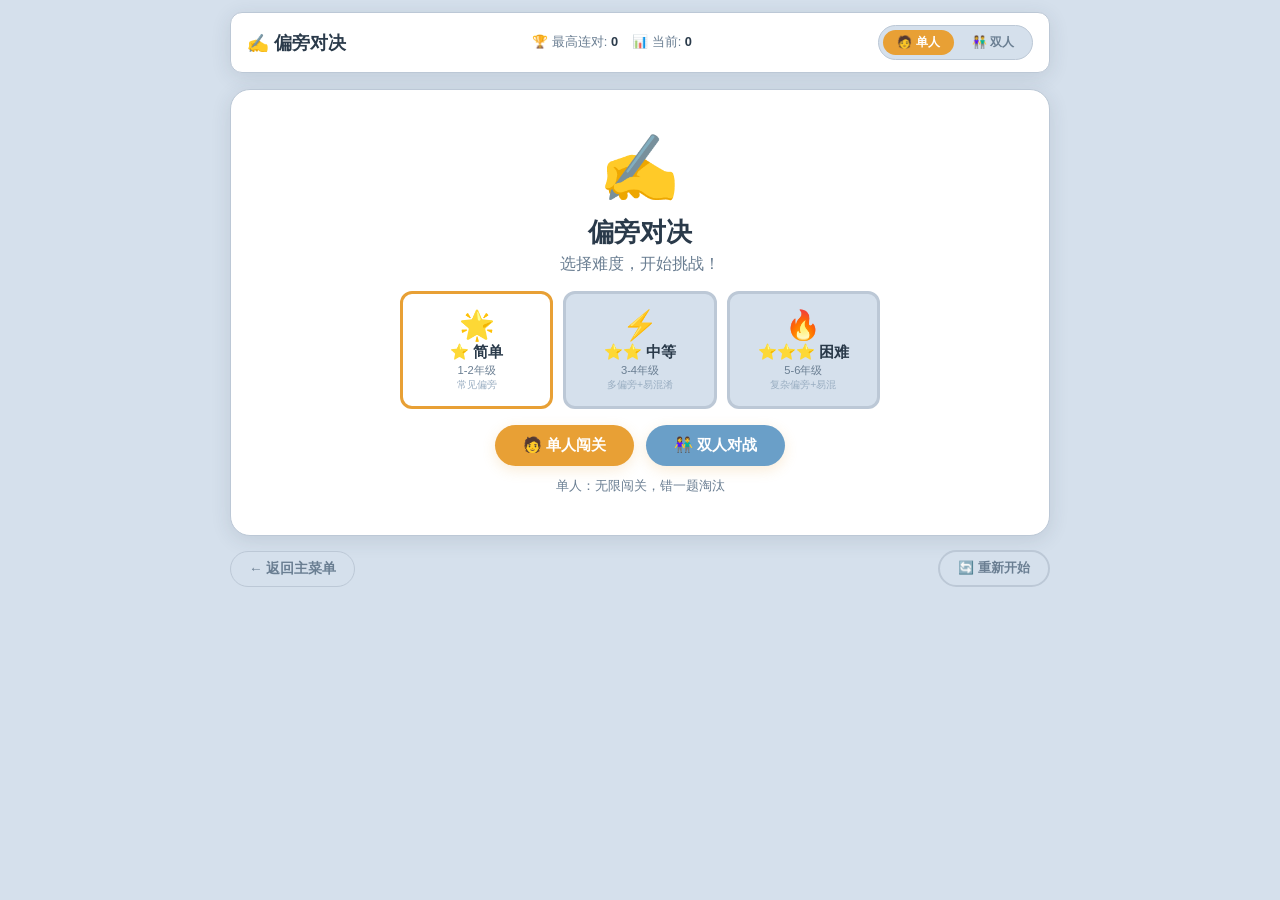
<file: game-radical.html>
<!DOCTYPE html>
<html>
<head>
    <meta charset="UTF-8">
    <meta name="viewport" content="width=device-width, initial-scale=1.0, maximum-scale=1.0, user-scalable=no">
    <title>偏旁对决 - GAME</title>
    <style>
        * {
            margin: 0;
            padding: 0;
            box-sizing: border-box;
        }

        :root {
            --bg-primary: #d5e0ec;
            --bg-card: #ffffff;
            --text-primary: #2a3a4a;
            --text-secondary: #6a7e92;
            --text-light: #9aaeC2;
            --accent: #e8a035;
            --border-color: #bcc8d6;
            --shadow: 0 4px 20px rgba(42, 58, 74, 0.12);
            --shadow-hover: 0 8px 36px rgba(42, 58, 74, 0.20);
            --radius: 20px;
            --radius-sm: 12px;
            --success: #7bcb7a;
            --success-bg: #eaf5ea;
            --error: #e86b6b;
            --error-bg: #f5eaea;
            --font: 'Segoe UI', 'PingFang SC', 'Microsoft YaHei', sans-serif;
        }

        [data-theme="dark"] {
            --bg-primary: #080c18;
            --bg-card: #141c30;
            --text-primary: #e8edf5;
            --text-secondary: #8899b8;
            --text-light: #556688;
            --accent: #00c8e8;
            --border-color: #1e2a44;
            --shadow: 0 4px 24px rgba(0, 0, 0, 0.6);
            --shadow-hover: 0 8px 40px rgba(0, 200, 232, 0.10);
            --success: #00d4a0;
            --success-bg: #0a2a22;
            --error: #ff6b8a;
            --error-bg: #2a0a18;
        }

        body {
            font-family: var(--font);
            background: var(--bg-primary);
            color: var(--text-primary);
            min-height: 100vh;
            padding: 12px;
            display: flex;
            justify-content: center;
            align-items: flex-start;
            transition: background 0.3s, color 0.3s;
        }

        .container {
            max-width: 820px;
            width: 100%;
            margin: 0 auto;
        }

        .header {
            display: flex;
            flex-wrap: wrap;
            justify-content: space-between;
            align-items: center;
            gap: 8px;
            padding: 12px 16px;
            background: var(--bg-card);
            border-radius: 12px;
            border: 1px solid var(--border-color);
            box-shadow: var(--shadow);
            margin-bottom: 16px;
            transition: background 0.3s, border 0.3s;
        }

        .game-name {
            font-size: 1.1rem;
            font-weight: 700;
            color: var(--text-primary);
        }

        .stats {
            display: flex;
            gap: 14px;
            font-size: 0.8rem;
            color: var(--text-secondary);
        }
        .stats .num {
            font-weight: 700;
            color: var(--text-primary);
        }

        .mode-toggle {
            display: flex;
            gap: 4px;
            background: var(--bg-primary);
            border-radius: 30px;
            padding: 4px;
            border: 1px solid var(--border-color);
        }
        .mode-toggle button {
            padding: 4px 14px;
            border: none;
            border-radius: 30px;
            background: transparent;
            color: var(--text-secondary);
            font-weight: 600;
            font-size: 0.75rem;
            cursor: pointer;
            font-family: inherit;
            transition: background 0.3s, color 0.3s;
        }
        .mode-toggle button.active {
            background: var(--accent);
            color: #fff;
        }

        .content {
            background: var(--bg-card);
            border-radius: var(--radius);
            padding: 20px 16px;
            border: 1px solid var(--border-color);
            box-shadow: var(--shadow);
            min-height: 320px;
            transition: background 0.3s, border 0.3s;
        }

        .bottom-bar {
            display: flex;
            justify-content: space-between;
            align-items: center;
            margin-top: 14px;
            flex-wrap: wrap;
            gap: 8px;
        }

        .btn-back {
            padding: 8px 18px;
            background: var(--bg-primary);
            border: 1px solid var(--border-color);
            border-radius: 30px;
            color: var(--text-secondary);
            font-size: 0.85rem;
            font-weight: 600;
            cursor: pointer;
            font-family: inherit;
            text-decoration: none;
            display: inline-block;
            transition: background 0.3s, border 0.3s, color 0.3s;
        }
        .btn-back:hover {
            border-color: var(--accent);
            color: var(--text-primary);
        }

        .btn-secondary {
            padding: 8px 18px;
            background: var(--bg-primary);
            border: 2px solid var(--border-color);
            border-radius: 30px;
            color: var(--text-secondary);
            font-weight: 600;
            font-size: 0.8rem;
            cursor: pointer;
            font-family: inherit;
            transition: background 0.3s, border 0.3s, color 0.3s;
        }
        .btn-secondary:hover {
            border-color: var(--accent);
            color: var(--text-primary);
        }

        .btn-primary {
            padding: 10px 28px;
            background: var(--accent);
            border: none;
            border-radius: 30px;
            color: #fff;
            font-weight: 700;
            font-size: 0.95rem;
            cursor: pointer;
            font-family: inherit;
            box-shadow: 0 4px 14px rgba(232, 160, 53, 0.2);
            transition: background 0.3s;
        }
        [data-theme="dark"] .btn-primary {
            color: #080c18;
        }
        .btn-primary:active {
            transform: scale(0.96);
        }

        /* ===== 开始界面 ===== */
        .start-screen {
            text-align: center;
            padding: 20px 10px;
        }
        .start-screen .icon {
            font-size: 4rem;
            margin-bottom: 10px;
        }
        .start-screen h2 {
            font-size: 1.6rem;
            margin-bottom: 4px;
            color: var(--text-primary);
        }
        .start-screen .desc {
            color: var(--text-secondary);
            margin-bottom: 16px;
        }

        .diff-grid {
            display: grid;
            grid-template-columns: repeat(3, 1fr);
            gap: 10px;
            max-width: 480px;
            margin: 0 auto 16px;
        }
        .diff-card {
            padding: 14px 10px;
            background: var(--bg-primary);
            border: 3px solid var(--border-color);
            border-radius: var(--radius-sm);
            cursor: pointer;
            transition: all 0.2s;
            text-align: center;
        }
        .diff-card:hover {
            border-color: var(--accent);
            transform: translateY(-2px);
        }
        .diff-card .d-icon {
            font-size: 1.8rem;
        }
        .diff-card .d-name {
            font-weight: 700;
            font-size: 0.95rem;
            color: var(--text-primary);
        }
        .diff-card .d-grade {
            font-size: 0.7rem;
            color: var(--text-secondary);
        }
        .diff-card .d-desc {
            font-size: 0.65rem;
            color: var(--text-light);
        }
        .diff-card.selected {
            border-color: var(--accent);
            background: var(--accent-light);
        }
        [data-theme="dark"] .diff-card.selected {
            background: rgba(0, 200, 232, 0.15);
        }

        .btn-group {
            display: flex;
            gap: 12px;
            justify-content: center;
            flex-wrap: wrap;
            margin-top: 6px;
        }

        /* ===== 单人 ===== */
        .single-area {
            max-width: 480px;
            margin: 0 auto;
        }
        .single-area .q-big {
            font-size: 3rem;
            font-weight: 800;
            text-align: center;
            padding: 16px 0 12px;
            color: var(--text-primary);
        }
        .single-area .opts-grid {
            display: grid;
            grid-template-columns: 1fr 1fr;
            gap: 10px;
        }
        .single-area .opt {
            padding: 14px;
            background: var(--bg-primary);
            border: 3px solid var(--border-color);
            border-radius: var(--radius-sm);
            font-size: 1.4rem;
            font-weight: 700;
            color: var(--text-primary);
            cursor: pointer;
            font-family: inherit;
            text-align: center;
            transition: background 0.3s, border 0.3s, color 0.3s;
        }
        .single-area .opt:hover:not(.disabled) {
            border-color: var(--accent);
            transform: scale(1.03);
        }
        .single-area .opt.correct {
            border-color: var(--success);
            background: var(--success-bg);
        }
        .single-area .opt.wrong {
            border-color: var(--error);
            background: var(--error-bg);
        }
        .single-area .opt.disabled {
            cursor: not-allowed;
            opacity: 0.4;
        }
        .single-area .progress {
            text-align: center;
            font-size: 0.9rem;
            color: var(--text-secondary);
            margin-bottom: 8px;
        }

        /* ===== 双人 ===== */
        .duel-container {
            display: flex;
            flex-direction: column;
            gap: 0;
            background: var(--bg-primary);
            border-radius: var(--radius);
            overflow: hidden;
            border: 2px solid var(--border-color);
            min-height: 460px;
        }

        .duel-player {
            flex: 1;
            padding: 8px 14px 6px;
            min-height: 150px;
            display: flex;
            flex-direction: column;
            justify-content: center;
            background: var(--bg-card);
        }
        .duel-player.bottom {
            border-top: 2px solid var(--border-color);
        }
        .duel-player.top {
            transform: rotate(180deg);
            border-bottom: 2px solid var(--border-color);
        }
        .duel-player.top .duel-inner {
            transform: none;
        }
        .duel-inner {
            display: flex;
            flex-direction: column;
            gap: 4px;
        }

        .duel-row {
            display: flex;
            justify-content: space-between;
            align-items: center;
            font-weight: 700;
            font-size: 0.8rem;
            padding: 0 2px;
            color: var(--text-primary);
        }
        .duel-row .pname.p1 {
            color: #e8a035;
        }
        .duel-row .pname.p2 {
            color: #5b9bd5;
        }
        [data-theme="dark"] .duel-row .pname.p1 {
            color: #ffb300;
        }
        [data-theme="dark"] .duel-row .pname.p2 {
            color: #00b0ff;
        }
        .duel-row .pscore {
            font-size: 1rem;
            background: var(--bg-primary);
            padding: 1px 12px;
            border-radius: 20px;
            border: 1px solid var(--border-color);
        }

        .duel-q {
            text-align: center;
            font-size: 2rem;
            font-weight: 800;
            padding: 4px 0 2px;
            color: var(--text-primary);
        }

        .duel-opts {
            display: grid;
            grid-template-columns: 1fr 1fr;
            gap: 6px;
            max-width: 360px;
            margin: 0 auto;
            width: 100%;
        }
        .duel-opt {
            padding: 8px 6px;
            background: var(--bg-primary);
            border: 2px solid var(--border-color);
            border-radius: var(--radius-sm);
            font-size: 1.2rem;
            font-weight: 700;
            color: var(--text-primary);
            cursor: pointer;
            font-family: inherit;
            text-align: center;
            min-height: 40px;
            transition: background 0.3s, border 0.3s, color 0.3s;
        }
        .duel-opt:hover:not(.disabled) {
            border-color: var(--accent);
            transform: scale(1.02);
        }
        .duel-opt.correct {
            border-color: var(--success);
            background: var(--success-bg);
        }
        .duel-opt.wrong {
            border-color: var(--error);
            background: var(--error-bg);
        }
        .duel-opt.disabled {
            cursor: not-allowed;
            opacity: 0.4;
        }

        .duel-middle {
            display: flex;
            justify-content: center;
            align-items: center;
            padding: 6px 16px;
            background: var(--bg-primary);
            border-top: 2px solid var(--border-color);
            border-bottom: 2px solid var(--border-color);
            font-weight: 700;
            font-size: 0.8rem;
            color: var(--text-secondary);
            flex-shrink: 0;
            gap: 12px;
        }
        .duel-middle .mid-left {
            display: flex;
            align-items: center;
            gap: 4px;
            justify-content: flex-end;
            flex: 1;
        }
        .duel-middle .mid-left .num {
            font-size: 1.8rem;
            font-weight: 900;
            color: #e8a035;
            min-width: 32px;
            text-align: center;
        }
        [data-theme="dark"] .duel-middle .mid-left .num {
            color: #ffb300;
        }
        .duel-middle .mid-right {
            display: flex;
            align-items: center;
            gap: 4px;
            justify-content: flex-start;
            flex: 1;
            transform: rotate(180deg);
        }
        .duel-middle .mid-right .num {
            font-size: 1.8rem;
            font-weight: 900;
            color: #5b9bd5;
            min-width: 32px;
            text-align: center;
        }
        [data-theme="dark"] .duel-middle .mid-right .num {
            color: #00b0ff;
        }
        .duel-middle .vs {
            font-size: 1.6rem;
            color: var(--accent);
            font-weight: 900;
        }
        .duel-middle .prog {
            font-size: 0.65rem;
            color: var(--text-light);
            padding: 1px 8px;
            background: var(--bg-card);
            border-radius: 20px;
            border: 1px solid var(--border-color);
        }

        .duel-status {
            text-align: center;
            font-size: 0.7rem;
            color: var(--text-light);
            min-height: 16px;
            padding-top: 2px;
        }
        .duel-status.ok {
            color: var(--success);
        }
        .duel-status.fail {
            color: var(--error);
        }

        /* ===== 弹窗 ===== */
        .modal-overlay {
            display: none;
            position: fixed;
            inset: 0;
            background: rgba(0, 0, 0, 0.55);
            backdrop-filter: blur(6px);
            z-index: 1000;
            justify-content: center;
            align-items: center;
            padding: 20px;
        }
        .modal-overlay.active {
            display: flex;
        }
        .modal {
            background: var(--bg-card);
            border-radius: var(--radius);
            padding: 28px 24px 24px;
            max-width: 420px;
            width: 100%;
            box-shadow: 0 24px 64px rgba(0, 0, 0, 0.4);
            text-align: center;
            border: 1px solid var(--border-color);
            max-height: 90vh;
            overflow-y: auto;
            transition: background 0.3s, border 0.3s;
        }
        .modal .m-icon {
            font-size: 3.2rem;
            margin-bottom: 4px;
        }
        .modal h2 {
            font-size: 1.4rem;
            margin-bottom: 2px;
            color: var(--text-primary);
        }
        .modal .m-score {
            font-size: 2.6rem;
            font-weight: 900;
            color: var(--accent);
            margin: 4px 0;
        }
        .modal .m-detail {
            color: var(--text-secondary);
            font-size: 0.9rem;
            margin-bottom: 10px;
        }
        .modal .m-rank {
            background: var(--bg-primary);
            border-radius: var(--radius-sm);
            padding: 10px 14px;
            margin: 8px 0 14px;
            font-size: 0.85rem;
            text-align: left;
        }
        .modal .m-rank .rank-item {
            display: flex;
            justify-content: space-between;
            padding: 3px 0;
            border-bottom: 1px solid var(--border-color);
            color: var(--text-primary);
        }
        .modal .m-rank .rank-item:last-child {
            border-bottom: none;
        }
        .modal .m-actions {
            display: flex;
            gap: 8px;
            justify-content: center;
            flex-wrap: wrap;
            margin-top: 8px;
        }

        /* ===== 响应式 ===== */
        @media (max-width: 640px) {
            .header {
                padding: 10px 12px;
                flex-direction: column;
                align-items: stretch;
                gap: 4px;
            }
            .game-name {
                text-align: center;
                font-size: 1rem;
            }
            .stats {
                justify-content: center;
                font-size: 0.7rem;
                gap: 10px;
            }
            .mode-toggle {
                justify-content: center;
            }
            .content {
                padding: 14px 10px;
                min-height: 240px;
            }
            .single-area .q-big {
                font-size: 2.4rem;
            }
            .single-area .opt {
                font-size: 1.2rem;
                padding: 12px;
            }
            .duel-player {
                padding: 6px 10px 4px;
                min-height: 120px;
            }
            .duel-q {
                font-size: 1.6rem;
            }
            .duel-opt {
                font-size: 1.1rem;
                padding: 6px 4px;
                min-height: 34px;
            }
            .duel-middle .mid-left .num,
            .duel-middle .mid-right .num {
                font-size: 1.5rem;
                min-width: 26px;
            }
            .duel-middle .vs {
                font-size: 1.3rem;
            }
            .diff-grid {
                grid-template-columns: 1fr 1fr 1fr;
                gap: 6px;
            }
            .diff-card {
                padding: 10px 6px;
            }
            .diff-card .d-icon {
                font-size: 1.4rem;
            }
            .diff-card .d-name {
                font-size: 0.8rem;
            }
            .modal {
                padding: 20px 16px;
            }
            .modal .m-score {
                font-size: 2rem;
            }
            .start-screen .icon {
                font-size: 3rem;
            }
            .start-screen h2 {
                font-size: 1.3rem;
            }
            .btn-primary {
                padding: 8px 20px;
                font-size: 0.85rem;
            }
        }

        @media (max-width: 400px) {
            .single-area .q-big {
                font-size: 2rem;
            }
            .single-area .opt {
                font-size: 1rem;
                padding: 10px;
            }
            .duel-q {
                font-size: 1.3rem;
            }
            .duel-opt {
                font-size: 0.95rem;
                min-height: 30px;
            }
            .duel-middle .mid-left .num,
            .duel-middle .mid-right .num {
                font-size: 1.2rem;
                min-width: 22px;
            }
            .duel-player {
                padding: 4px 6px 2px;
                min-height: 100px;
            }
            .diff-grid {
                grid-template-columns: 1fr;
                gap: 4px;
            }
        }

        @media (min-width: 768px) and (orientation: landscape) {
            .duel-container {
                flex-direction: row;
                min-height: 360px;
            }
            .duel-player.bottom {
                border-top: none;
                border-left: 2px solid var(--border-color);
            }
            .duel-player.top {
                transform: rotate(180deg);
                border-bottom: none;
                border-right: 2px solid var(--border-color);
            }
            .duel-middle {
                flex-direction: column;
                padding: 10px 8px;
                border-top: none;
                border-bottom: none;
                border-left: 2px solid var(--border-color);
                border-right: 2px solid var(--border-color);
                min-width: 60px;
                gap: 4px;
            }
            .duel-middle .mid-left {
                justify-content: center;
                flex: none;
                flex-direction: column;
                gap: 2px;
            }
            .duel-middle .mid-right {
                justify-content: center;
                flex: none;
                flex-direction: column;
                gap: 2px;
                transform: rotate(180deg);
            }
            .duel-middle .vs {
                font-size: 1.6rem;
            }
            .duel-middle .prog {
                margin-left: 0;
                font-size: 0.6rem;
            }
        }
    </style>
</head>
<body>
    <div class="container">
        <header class="header">
            <div class="game-name">✍️ 偏旁对决</div>
            <div class="stats">
                <span>🏆 最高连对: <span class="num" id="bestScore">0</span></span>
                <span>📊 当前: <span class="num" id="currentStreak">0</span></span>
            </div>
            <div class="mode-toggle" id="modeToggle">
                <button class="active" data-mode="single">🧑 单人</button>
                <button data-mode="double">👫 双人</button>
            </div>
        </header>

        <div class="content" id="gameContent"></div>

        <div class="bottom-bar">
            <a class="btn-back" href="index.html">← 返回主菜单</a>
            <button class="btn-secondary" id="resetBtn">🔄 重新开始</button>
        </div>
    </div>

    <div class="modal-overlay" id="resultModal">
        <div class="modal" id="resultModalContent"></div>
    </div>

    <script src="data/radical-data.js"></script>
    <script>
        // ============================================================
        // 偏旁对决 - 完整版（含组合题）
        // ============================================================

        // ----- 夜间模式同步 -----
        function applyTheme() {
            var saved = localStorage.getItem('theme') || 'light';
            document.documentElement.setAttribute('data-theme', saved);
        }
        applyTheme();

        window.addEventListener('storage', function(e) {
            if (e.key === 'theme') applyTheme();
        });

        var lastTheme = localStorage.getItem('theme') || 'light';
        setInterval(function() {
            var current = localStorage.getItem('theme') || 'light';
            if (current !== lastTheme) {
                lastTheme = current;
                applyTheme();
            }
        }, 2000);

        // ----- DOM -----
        var $content = document.getElementById('gameContent');
        var $best = document.getElementById('bestScore');
        var $streak = document.getElementById('currentStreak');
        var $resetBtn = document.getElementById('resetBtn');
        var $modal = document.getElementById('resultModal');
        var $modalContent = document.getElementById('resultModalContent');

        // ----- 工具 -----
        function shuffle(arr) {
            for (var i = arr.length - 1; i > 0; i--) {
                var j = Math.floor(Math.random() * (i + 1));
                var temp = arr[i];
                arr[i] = arr[j];
                arr[j] = temp;
            }
            return arr;
        }

        function getBestScore(key) {
            try {
                var data = localStorage.getItem('rank_' + key);
                var list = data ? JSON.parse(data) : [];
                if (list.length === 0) return 0;
                var max = 0;
                for (var i = 0; i < list.length; i++) {
                    if (list[i].score > max) max = list[i].score;
                }
                return max;
            } catch (e) { return 0; }
        }

        function saveRank(key, score) {
            try {
                var data = localStorage.getItem('rank_' + key);
                var list = data ? JSON.parse(data) : [];
                list.push({ score: score, time: Date.now() });
                if (list.length > 50) list.shift();
                localStorage.setItem('rank_' + key, JSON.stringify(list));
            } catch (e) {}
        }

        function getRankList(key, limit) {
            try {
                var data = localStorage.getItem('rank_' + key);
                var list = data ? JSON.parse(data) : [];
                list.sort(function(a, b) { return b.score - a.score; });
                return list.slice(0, limit || 10);
            } catch (e) { return []; }
        }

        // ============================================================
        // 游戏逻辑
        // ============================================================

        var DIFFICULTIES = {
            easy: { label: '⭐ 简单', grade: '1-2年级', desc: '常见偏旁', icon: '🌟' },
            medium: { label: '⭐⭐ 中等', grade: '3-4年级', desc: '多偏旁+易混淆', icon: '⚡' },
            hard: { label: '⭐⭐⭐ 困难', grade: '5-6年级', desc: '复杂偏旁+易混', icon: '🔥' }
        };

        var currentDifficulty = 'easy';
        var mode = 'single';
        var gameRunning = false;

        var singleIndex = 0,
            singleStreak = 0,
            singleBest = 0;
        var singleQuestions = [];
        var singleAnswered = false;

        var DOUBLE_TOTAL = 20;
        var doubleQuestions = [];
        var doubleIndex = 0;
        var p1Score = 0,
            p2Score = 0;
        var p1Answered = false,
            p2Answered = false;
        var p1Correct = false,
            p2Correct = false;
        var p1Locked = false,
            p2Locked = false;
        var currentQ1 = null,
            currentQ2 = null;

        function getQuestions(diff, count) {
            var bank = RADICAL_QUESTIONS[diff] || RADICAL_QUESTIONS.easy;
            var shuffled = shuffle(bank.slice(0));
            return shuffled.slice(0, count || Math.min(shuffled.length, 100));
        }

        function refillSingle() {
            var newQs = getQuestions(currentDifficulty, 30);
            singleQuestions = singleQuestions.concat(newQs);
        }

        function render() {
            if (!gameRunning) { renderStartScreen(); return; }
            if (mode === 'single') renderSingle();
            else renderDouble();
        }

        function renderStartScreen() {
            var key = 'radical_' + currentDifficulty;
            $best.textContent = getBestScore(key);
            $streak.textContent = '0';

            var diffHtml = '';
            var keys = Object.keys(DIFFICULTIES);
            for (var i = 0; i < keys.length; i++) {
                var k = keys[i];
                var d = DIFFICULTIES[k];
                var selected = k === currentDifficulty ? 'selected' : '';
                diffHtml += '<div class="diff-card ' + selected + '" data-diff="' + k + '">';
                diffHtml += '<div class="d-icon">' + d.icon + '</div>';
                diffHtml += '<div class="d-name">' + d.label + '</div>';
                diffHtml += '<div class="d-grade">' + d.grade + '</div>';
                diffHtml += '<div class="d-desc">' + d.desc + '</div>';
                diffHtml += '</div>';
            }

            $content.innerHTML =
                '<div class="start-screen">' +
                '<div class="icon">✍️</div>' +
                '<h2>偏旁对决</h2>' +
                '<p class="desc">选择难度，开始挑战！</p>' +
                '<div class="diff-grid">' + diffHtml + '</div>' +
                '<div class="btn-group">' +
                '<button class="btn-primary" onclick="startGame(\'single\')">🧑 单人闯关</button>' +
                '<button class="btn-primary" onclick="startGame(\'double\')" style="background:#6a9fc8;">👫 双人对战</button>' +
                '</div>' +
                '<div style="margin-top:12px;font-size:0.8rem;color:var(--text-secondary);">' +
                (mode === 'single' ? '单人：无限闯关，错一题淘汰' : '双人：共20题，各自独立答题') +
                '</div>' +
                '</div>';

            var cards = document.querySelectorAll('.diff-card');
            for (var i = 0; i < cards.length; i++) {
                (function(card) {
                    card.addEventListener('click', function() {
                        var diff = this.dataset.diff;
                        if (diff === currentDifficulty) return;
                        currentDifficulty = diff;
                        var allCards = document.querySelectorAll('.diff-card');
                        for (var j = 0; j < allCards.length; j++) {
                            allCards[j].classList.remove('selected');
                        }
                        this.classList.add('selected');
                        if (gameRunning) {
                            gameRunning = false;
                            resetGame();
                        }
                        var key = 'radical_' + currentDifficulty;
                        $best.textContent = getBestScore(key);
                    });
                })(cards[i]);
            }
        }

        // ----- 单人 -----
        function renderSingle() {
            while (singleIndex >= singleQuestions.length) {
                refillSingle();
            }
            if (singleQuestions.length === 0) {
                singleQuestions = getQuestions(currentDifficulty, 30);
            }
            var q = singleQuestions[singleIndex % singleQuestions.length];
            currentQ1 = q;

            var key = 'radical_' + currentDifficulty;
            $best.textContent = singleBest;
            $streak.textContent = singleStreak;

            var optHtml = '';
            for (var i = 0; i < q.options.length; i++) {
                var opt = q.options[i];
                var disabled = singleAnswered ? 'disabled' : '';
                optHtml += '<button class="opt" data-value="' + opt + '" ' + disabled + '>' + opt + '</button>';
            }

            // ★★★ 判断题型标签 ★★★
            var typeTag = '';
            if (q.type === '组合') {
                typeTag = '🧩 组合';
            } else {
                typeTag = '✍️ 偏旁';
            }

            $content.innerHTML =
                '<div class="single-area">' +
                '<div class="progress">' + typeTag + ' · 第 ' + (singleIndex + 1) + ' 题</div>' +
                '<div class="q-big">' + q.question + '</div>' +
                '<div class="opts-grid">' + optHtml + '</div>' +
                '<div style="text-align:center;margin-top:10px;font-size:0.85rem;color:var(--text-secondary);">' +
                '✅ 连对: <strong style="color:var(--accent);font-size:1.2rem;">' + singleStreak + '</strong> 题' +
                '</div>' +
                '</div>';

            if (!singleAnswered) {
                var btns = document.querySelectorAll('.opt');
                for (var i = 0; i < btns.length; i++) {
                    (function(btn) {
                        btn.addEventListener('click', function() {
                            handleSingleAnswer(this.dataset.value);
                        });
                    })(btns[i]);
                }
            }
        }

        function handleSingleAnswer(value) {
            if (singleAnswered || !gameRunning) return;
            var q = currentQ1;
            var correct = String(value) === String(q.answer);
            singleAnswered = true;

            var btns = document.querySelectorAll('.opt');
            for (var i = 0; i < btns.length; i++) {
                var btn = btns[i];
                btn.classList.add('disabled');
                var val = btn.dataset.value;
                if (String(val) === String(q.answer)) btn.classList.add('correct');
                if (String(val) === String(value) && !correct) btn.classList.add('wrong');
            }

            if (correct) {
                singleStreak++;
                var key = 'radical_' + currentDifficulty;
                if (singleStreak > singleBest) {
                    singleBest = singleStreak;
                    saveRank(key, singleBest);
                    $best.textContent = singleBest;
                }
                $streak.textContent = singleStreak;
                setTimeout(function() {
                    singleIndex++;
                    singleAnswered = false;
                    render();
                }, 600);
            } else {
                showResult(singleStreak);
            }
        }

        // ----- 双人 -----
        function renderDouble() {
            if (doubleQuestions.length === 0) {
                var pool = getQuestions(currentDifficulty, 50);
                doubleQuestions = shuffle(pool).slice(0, DOUBLE_TOTAL);
                if (doubleQuestions.length === 0) {
                    doubleQuestions = shuffle(RADICAL_QUESTIONS.easy.slice(0)).slice(0, DOUBLE_TOTAL);
                }
                doubleIndex = 0;
                p1Score = 0;
                p2Score = 0;
                p1Answered = false;
                p2Answered = false;
                p1Locked = false;
                p2Locked = false;
            }

            if (doubleIndex >= DOUBLE_TOTAL) {
                showDoubleResult();
                return;
            }

            var q1 = doubleQuestions[doubleIndex % doubleQuestions.length];
            var q2 = doubleQuestions[doubleIndex % doubleQuestions.length];
            currentQ1 = q1;
            currentQ2 = q2;

            var p1Display = p1Locked ? '🎉 等待下一题...' : (p1Answered ? (p1Correct ? '✅ 答对了！' : '❌ 再试一次') :
                '👆 点击选择');
            var p2Display = p2Locked ? '🎉 等待下一题...' : (p2Answered ? (p2Correct ? '✅ 答对了！' : '❌ 再试一次') :
                '👆 点击选择');
            var p1Cls = p1Locked ? 'ok' : (p1Answered ? (p1Correct ? 'ok' : 'fail') : '');
            var p2Cls = p2Locked ? 'ok' : (p2Answered ? (p2Correct ? 'ok' : 'fail') : '');

            var opts1 = '';
            for (var i = 0; i < q1.options.length; i++) {
                var opt = q1.options[i];
                var disabled = (p1Locked || p1Answered) ? 'disabled' : '';
                opts1 += '<button class="duel-opt" data-value="' + opt + '" ' + disabled + '>' + opt + '</button>';
            }

            var opts2 = '';
            for (var i = 0; i < q2.options.length; i++) {
                var opt = q2.options[i];
                var disabled = (p2Locked || p2Answered) ? 'disabled' : '';
                opts2 += '<button class="duel-opt" data-value="' + opt + '" ' + disabled + '>' + opt + '</button>';
            }

            // ★★★ 双人进度显示题型图标 ★★★
            var typeIcon1 = q1.type === '组合' ? '🧩' : '✍️';
            var typeIcon2 = q2.type === '组合' ? '🧩' : '✍️';

            $content.innerHTML =
                '<div class="duel-container">' +
                '<div class="duel-player top">' +
                '<div class="duel-inner">' +
                '<div class="duel-row"><span class="pname p2">🧑 玩家 2</span><span class="pscore">' + p2Score +
                ' 分</span></div>' +
                '<div class="duel-q">' + q2.question + '</div>' +
                '<div class="duel-opts">' + opts2 + '</div>' +
                '<div class="duel-status ' + p2Cls + '">' + p2Display + '</div>' +
                '</div></div>' +
                '<div class="duel-middle">' +
                '<span class="mid-left"><span class="num">' + p1Score + '</span></span>' +
                '<span class="vs">⚔️</span>' +
                '<span class="mid-right"><span class="num">' + p2Score + '</span></span>' +
                '<span class="prog">' + typeIcon1 + ' ' + (doubleIndex + 1) + '/' + DOUBLE_TOTAL + '</span>' +
                '</div>' +
                '<div class="duel-player bottom">' +
                '<div class="duel-inner">' +
                '<div class="duel-row"><span class="pname p1">🧑 玩家 1</span><span class="pscore">' + p1Score +
                ' 分</span></div>' +
                '<div class="duel-q">' + q1.question + '</div>' +
                '<div class="duel-opts">' + opts1 + '</div>' +
                '<div class="duel-status ' + p1Cls + '">' + p1Display + '</div>' +
                '</div></div>' +
                '</div>';

            if (!p1Locked && !p1Answered) {
                var btns1 = document.querySelectorAll('.duel-player.bottom .duel-opt');
                for (var i = 0; i < btns1.length; i++) {
                    (function(btn) {
                        btn.addEventListener('click', function() {
                            handleDoubleAnswer(1, this.dataset.value);
                        });
                    })(btns1[i]);
                }
            }

            if (!p2Locked && !p2Answered) {
                var btns2 = document.querySelectorAll('.duel-player.top .duel-opt');
                for (var i = 0; i < btns2.length; i++) {
                    (function(btn) {
                        btn.addEventListener('click', function() {
                            handleDoubleAnswer(2, this.dataset.value);
                        });
                    })(btns2[i]);
                }
            }

            var key = 'radical_' + currentDifficulty;
            $best.textContent = getBestScore(key);
            $streak.textContent = p1Score + ' vs ' + p2Score;
        }

        function handleDoubleAnswer(player, value) {
            if (!gameRunning) return;

            if (player === 1) {
                if (p1Locked || p1Answered) return;
                var q = currentQ1;
                var correct = String(value) === String(q.answer);
                p1Answered = true;
                p1Correct = correct;

                var btns = document.querySelectorAll('.duel-player.bottom .duel-opt');
                for (var i = 0; i < btns.length; i++) {
                    var btn = btns[i];
                    btn.classList.add('disabled');
                    var val = btn.dataset.value;
                    if (String(val) === String(q.answer)) btn.classList.add('correct');
                    if (String(val) === String(value) && !correct) btn.classList.add('wrong');
                }

                if (correct) {
                    p1Score++;
                    p1Locked = true;
                    updateDoubleUI();
                    setTimeout(function() {
                        doubleIndex++;
                        p1Answered = false;
                        p2Answered = false;
                        p1Locked = false;
                        p2Locked = false;
                        p1Correct = false;
                        p2Correct = false;
                        render();
                    }, 600);
                } else {
                    setTimeout(function() {
                        p1Answered = false;
                        p1Correct = false;
                        render();
                    }, 400);
                }
            } else {
                if (p2Locked || p2Answered) return;
                var q = currentQ2;
                var correct = String(value) === String(q.answer);
                p2Answered = true;
                p2Correct = correct;

                var btns = document.querySelectorAll('.duel-player.top .duel-opt');
                for (var i = 0; i < btns.length; i++) {
                    var btn = btns[i];
                    btn.classList.add('disabled');
                    var val = btn.dataset.value;
                    if (String(val) === String(q.answer)) btn.classList.add('correct');
                    if (String(val) === String(value) && !correct) btn.classList.add('wrong');
                }

                if (correct) {
                    p2Score++;
                    p2Locked = true;
                    updateDoubleUI();
                    setTimeout(function() {
                        doubleIndex++;
                        p1Answered = false;
                        p2Answered = false;
                        p1Locked = false;
                        p2Locked = false;
                        p1Correct = false;
                        p2Correct = false;
                        render();
                    }, 600);
                } else {
                    setTimeout(function() {
                        p2Answered = false;
                        p2Correct = false;
                        render();
                    }, 400);
                }
            }

            updateDoubleUI();
            $streak.textContent = p1Score + ' vs ' + p2Score;
        }

        function updateDoubleUI() {
            var l = document.querySelector('.duel-middle .mid-left .num');
            var r = document.querySelector('.duel-middle .mid-right .num');
            if (l) l.textContent = p1Score;
            if (r) r.textContent = p2Score;
            var s1 = document.querySelector('.duel-player.bottom .pscore');
            var s2 = document.querySelector('.duel-player.top .pscore');
            if (s1) s1.textContent = p1Score + ' 分';
            if (s2) s2.textContent = p2Score + ' 分';
            var prog = document.querySelector('.duel-middle .prog');
            if (prog) prog.textContent = (doubleIndex + 1) + '/' + DOUBLE_TOTAL;
            $streak.textContent = p1Score + ' vs ' + p2Score;
        }

        // ----- 结果 -----
        function showResult(score) {
            gameRunning = false;
            var key = 'radical_' + currentDifficulty;
            var rankList = getRankList(key, 5);

            var icon, title, detail;
            if (score >= 20) { icon = '🏆';
                title = '太厉害了！';
                detail = '你是偏旁小达人！'; } else if (score >= 10) { icon = '🌟';
                title = '表现优秀！'; } else if (score >= 5) { icon = '💪';
                title = '再接再厉！'; } else if (score >= 3) { icon = '📖';
                title = '继续加油！'; } else { icon = '🌱';
                title = '开始你的偏旁之旅！'; }

            var rankHtml = rankList.length > 0 ? '' :
                '<div style="text-align:center;color:var(--text-secondary);padding:8px 0;">暂无记录</div>';
            for (var i = 0; i < rankList.length; i++) {
                rankHtml += '<div class="rank-item"><span>#' + (i + 1) + '</span><span>' + rankList[i].score +
                    ' 连对</span></div>';
            }

            $modalContent.innerHTML =
                '<div class="m-icon">' + icon + '</div>' +
                '<h2>' + title + '</h2>' +
                '<div class="m-score">' + score + '</div>' +
                '<div class="m-detail">' + detail + ' (' + DIFFICULTIES[currentDifficulty].label + ')</div>' +
                '<div class="m-rank"><div style="font-weight:700;margin-bottom:6px;">🏅 积分榜 (最高连对)</div>' +
                rankHtml + '</div>' +
                '<div class="m-actions">' +
                '<button class="btn-primary" onclick="closeResult(); startGame(\'single\');">🔄 再来一局</button>' +
                '<button class="btn-secondary" onclick="closeResult(); resetGame();">🏠 返回</button>' +
                '</div>';
            $modal.classList.add('active');
        }

        function showDoubleResult() {
            gameRunning = false;
            var winner = p1Score > p2Score ? '🏆 玩家1 获胜！' :
                (p2Score > p1Score ? '🏆 玩家2 获胜！' : '🤝 平局！');

            $modalContent.innerHTML =
                '<div class="m-icon">' + (p1Score > p2Score ? '🎉' : (p2Score > p1Score ? '🎉' : '🤝')) + '</div>' +
                '<h2>' + winner + '</h2>' +
                '<div style="display:flex;justify-content:center;gap:30px;margin:12px 0;">' +
                '<div><span style="color:#e8a035;">🧑 玩家1</span> <strong style="font-size:2rem;">' + p1Score +
                '</strong></div>' +
                '<div style="font-size:1.5rem;color:var(--accent);">⚔️</div>' +
                '<div><span style="color:#5b9bd5;">🧑 玩家2</span> <strong style="font-size:2rem;">' + p2Score +
                '</strong></div>' +
                '</div>' +
                '<div class="m-detail">' + DIFFICULTIES[currentDifficulty].label + ' · 共 ' + DOUBLE_TOTAL +
                ' 题</div>' +
                '<div class="m-actions">' +
                '<button class="btn-primary" onclick="closeResult(); startGame(\'double\');">🔄 再来一局</button>' +
                '<button class="btn-secondary" onclick="closeResult(); resetGame();">🏠 返回</button>' +
                '</div>';
            $modal.classList.add('active');
        }

        function closeResult() { $modal.classList.remove('active'); }

        // ----- 控制 -----
        function startGame(m) {
            mode = m;
            gameRunning = true;
            singleAnswered = false;
            p1Answered = false;
            p2Answered = false;
            p1Locked = false;
            p2Locked = false;

            var btns = document.querySelectorAll('#modeToggle button');
            for (var i = 0; i < btns.length; i++) {
                btns[i].classList.toggle('active', btns[i].dataset.mode === m);
            }

            if (m === 'single') {
                singleIndex = 0;
                singleStreak = 0;
                var key = 'radical_' + currentDifficulty;
                singleBest = getBestScore(key);
                singleQuestions = [];
                refillSingle();
                if (singleQuestions.length === 0) {
                    singleQuestions = getQuestions(currentDifficulty, 30);
                }
                $best.textContent = singleBest;
                $streak.textContent = '0';
            } else {
                doubleIndex = 0;
                p1Score = 0;
                p2Score = 0;
                p1Answered = false;
                p2Answered = false;
                p1Locked = false;
                p2Locked = false;
                var pool = getQuestions(currentDifficulty, 50);
                doubleQuestions = shuffle(pool).slice(0, DOUBLE_TOTAL);
                if (doubleQuestions.length === 0) {
                    doubleQuestions = shuffle(RADICAL_QUESTIONS.easy.slice(0)).slice(0, DOUBLE_TOTAL);
                }
                var key = 'radical_' + currentDifficulty;
                $best.textContent = getBestScore(key);
                $streak.textContent = '0 vs 0';
            }
            render();
        }

        function resetGame() {
            gameRunning = false;
            singleAnswered = false;
            p1Answered = false;
            p2Answered = false;
            p1Locked = false;
            p2Locked = false;
            singleIndex = 0;
            singleStreak = 0;
            p1Score = 0;
            p2Score = 0;
            doubleIndex = 0;
            $streak.textContent = '0';
            renderStartScreen();
        }

        // ----- 事件绑定 -----
        var modeBtns = document.querySelectorAll('#modeToggle button');
        for (var i = 0; i < modeBtns.length; i++) {
            (function(btn) {
                btn.addEventListener('click', function() {
                    var m = this.dataset.mode;
                    if (m === mode && gameRunning) return;
                    gameRunning = false;
                    resetGame();
                    mode = m;
                    var allBtns = document.querySelectorAll('#modeToggle button');
                    for (var j = 0; j < allBtns.length; j++) {
                        allBtns[j].classList.toggle('active', allBtns[j].dataset.mode === m);
                    }
                    renderStartScreen();
                    setTimeout(function() { startGame(m); }, 300);
                });
            })(modeBtns[i]);
        }

        $resetBtn.addEventListener('click', function() {
            if (confirm('确定重新开始吗？')) { resetGame();
                renderStartScreen(); }
        });

        var resizeTimer;
        window.addEventListener('resize', function() {
            if (gameRunning && mode === 'double') {
                clearTimeout(resizeTimer);
                resizeTimer = setTimeout(function() { render(); }, 300);
            }
        });

        $modal.addEventListener('click', function(e) {
            if (e.target === this) closeResult();
        });

        // ============================================================
        // 启动
        // ============================================================
        console.log('✍️ 偏旁对决已加载');
        console.log('✅ 题库: 简单=' + RADICAL_QUESTIONS.easy.length +
            ' 中等=' + RADICAL_QUESTIONS.medium.length +
            ' 困难=' + RADICAL_QUESTIONS.hard.length);

        renderStartScreen();
        var key = 'radical_' + currentDifficulty;
        $best.textContent = getBestScore(key);
    </script>
</body>
</html>
</file>
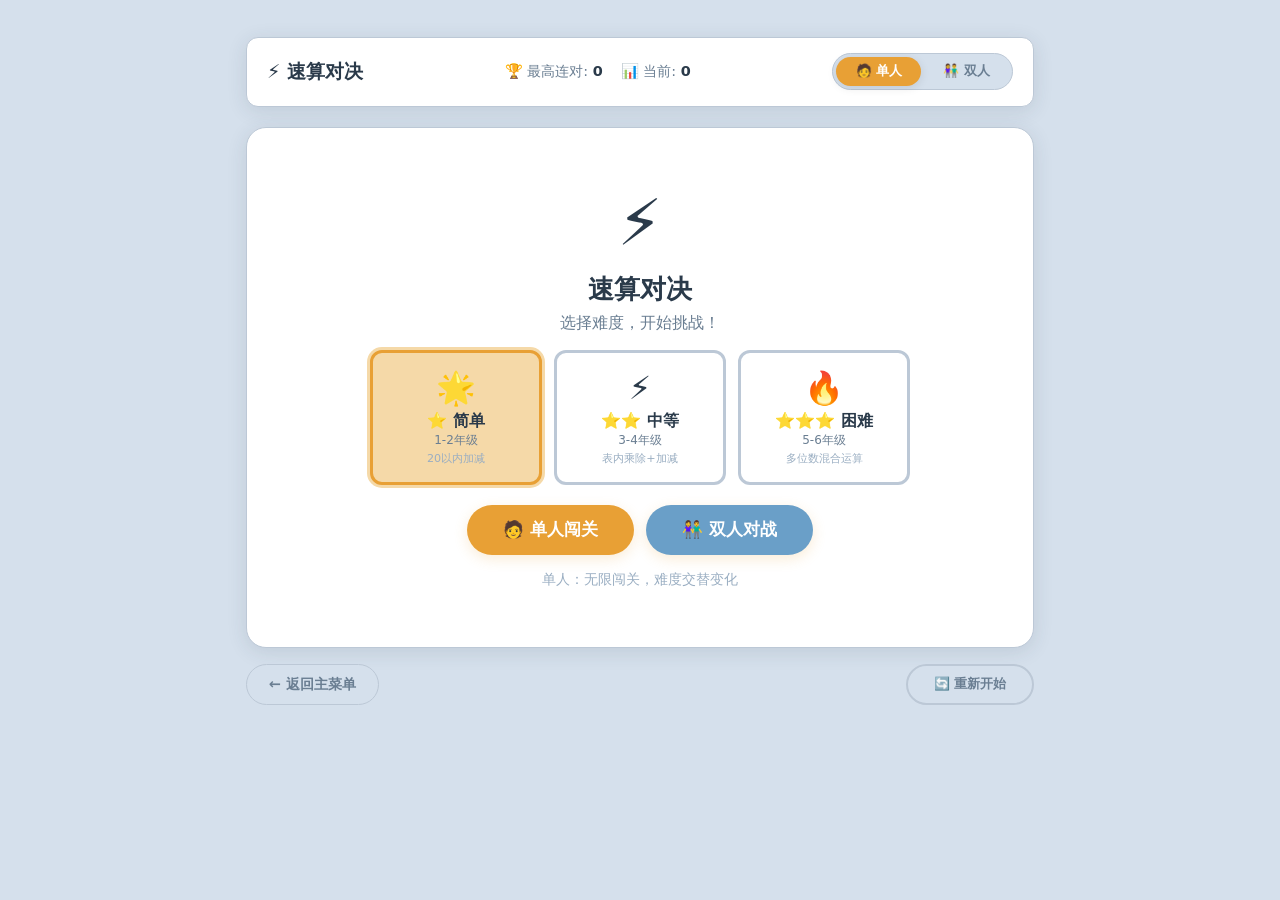
<file: game-speedmath.html>
<!DOCTYPE html>
<html lang="zh-CN">
<head>

     <!-- 在 <head> 最前面加入这个脚本 -->
    <script>
        // 立即从 localStorage 读取并应用主题
        (function() {
            var saved = localStorage.getItem('theme') || 'light';
            document.documentElement.setAttribute('data-theme', saved);
        })();
    </script>

    <meta charset="UTF-8">
    <meta name="viewport" content="width=device-width, initial-scale=1.0, maximum-scale=1.0, user-scalable=no">
    <title>速算对决 - GAME</title>
    <link rel="stylesheet" href="style.css">
    <style>
        /* ===== 速算专用样式 ===== */

        .duel-container {
            display: flex;
            flex-direction: column;
            gap: 0;
            background: var(--bg-primary);
            border-radius: var(--radius);
            overflow: hidden;
            border: 2px solid var(--border-color);
            min-height: 520px;
        }

        .duel-player {
            flex: 1;
            padding: 10px 16px 8px;
            min-height: 180px;
            display: flex;
            flex-direction: column;
            justify-content: center;
            background: var(--bg-card);
        }

        .duel-player.bottom {
            border-top: 2px solid var(--border-color);
        }

        .duel-player.top {
            transform: rotate(180deg);
            border-bottom: 2px solid var(--border-color);
        }

        .duel-player.top .duel-inner {
            transform: none;
        }

        .duel-inner {
            display: flex;
            flex-direction: column;
            gap: 4px;
        }

        .duel-player-row {
            display: flex;
            justify-content: space-between;
            align-items: center;
            font-weight: 700;
            font-size: 0.85rem;
            padding: 0 4px;
        }

        .duel-player-row .pname {
            font-size: 1rem;
        }
        .duel-player-row .pname.p1 {
            color: #f5a623;
        }
        .duel-player-row .pname.p2 {
            color: #5b9bd5;
        }
        [data-theme="dark"] .duel-player-row .pname.p1 {
            color: #ffb300;
        }
        [data-theme="dark"] .duel-player-row .pname.p2 {
            color: #00b0ff;
        }

        .duel-player-row .pscore {
            font-size: 1.1rem;
            background: var(--bg-primary);
            padding: 2px 14px;
            border-radius: 20px;
            border: 1px solid var(--border-color);
        }
        .duel-player-row .pscore.p1 {
            color: #f5a623;
            border-color: #f5a623;
        }
        .duel-player-row .pscore.p2 {
            color: #5b9bd5;
            border-color: #5b9bd5;
        }
        [data-theme="dark"] .duel-player-row .pscore.p1 {
            color: #ffb300;
            border-color: #ffb300;
        }
        [data-theme="dark"] .duel-player-row .pscore.p2 {
            color: #00b0ff;
            border-color: #00b0ff;
        }

        .duel-question {
            text-align: center;
            font-size: 1.8rem;
            font-weight: 800;
            padding: 4px 0 2px;
            color: var(--text-primary);
            letter-spacing: 1px;
        }

        .duel-options {
            display: grid;
            grid-template-columns: 1fr 1fr;
            gap: 8px;
            max-width: 400px;
            margin: 0 auto;
            width: 100%;
        }

        .duel-opt {
            padding: 10px 8px;
            background: var(--bg-primary);
            border: 2px solid var(--border-color);
            border-radius: var(--radius-sm);
            font-size: 1.3rem;
            font-weight: 700;
            color: var(--text-primary);
            cursor: pointer;
            transition: all 0.15s ease;
            font-family: var(--font);
            text-align: center;
            min-height: 46px;
        }

        .duel-opt:hover:not(.disabled) {
            border-color: var(--accent);
            transform: scale(1.02);
        }
        .duel-opt:active:not(.disabled) {
            transform: scale(0.94);
        }
        .duel-opt.correct {
            border-color: var(--success);
            background: var(--success-bg);
        }
        .duel-opt.wrong {
            border-color: var(--error);
            background: var(--error-bg);
        }
        .duel-opt.disabled {
            cursor: not-allowed;
            opacity: 0.4;
        }

        /* ===== 中间比分栏 - 中心对称 ===== */
        .duel-middle {
            display: flex;
            justify-content: center;
            align-items: center;
            padding: 8px 20px;
            background: var(--bg-primary);
            border-top: 2px solid var(--border-color);
            border-bottom: 2px solid var(--border-color);
            font-weight: 700;
            font-size: 0.9rem;
            color: var(--text-secondary);
            flex-shrink: 0;
            gap: 16px;
        }

        .duel-middle .mid-left {
            display: flex;
            align-items: center;
            gap: 6px;
            justify-content: flex-end;
            flex: 1;
            font-size: 0.85rem;
        }

        .duel-middle .mid-left .num {
            font-size: 1.8rem;
            font-weight: 900;
            color: #f5a623;
            min-width: 40px;
            text-align: center;
        }
        [data-theme="dark"] .duel-middle .mid-left .num {
            color: #ffb300;
        }

        .duel-middle .mid-left .label {
            font-size: 0.75rem;
            color: var(--text-light);
        }

        .duel-middle .mid-right {
            display: flex;
            align-items: center;
            gap: 6px;
            justify-content: flex-start;
            flex: 1;
            font-size: 0.85rem;
            transform: rotate(180deg);
        }

        .duel-middle .mid-right .num {
            font-size: 1.8rem;
            font-weight: 900;
            color: #5b9bd5;
            min-width: 40px;
            text-align: center;
        }
        [data-theme="dark"] .duel-middle .mid-right .num {
            color: #00b0ff;
        }

        .duel-middle .mid-right .label {
            font-size: 0.75rem;
            color: var(--text-light);
        }

        .duel-middle .mid-vs {
            font-size: 1.6rem;
            color: var(--accent);
            font-weight: 900;
            flex-shrink: 0;
            padding: 0 4px;
        }

        .duel-middle .mid-progress {
            font-size: 0.75rem;
            color: var(--text-light);
            flex-shrink: 0;
            margin-left: 12px;
            padding: 2px 10px;
            background: var(--bg-card);
            border-radius: 20px;
            border: 1px solid var(--border-color);
        }

        .duel-status {
            text-align: center;
            font-size: 0.75rem;
            color: var(--text-light);
            min-height: 18px;
            padding-top: 2px;
        }
        .duel-status.ok {
            color: var(--success);
        }
        .duel-status.fail {
            color: var(--error);
        }

        /* ===== 单人模式 ===== */
        .single-area {
            max-width: 520px;
            margin: 0 auto;
        }
        .single-area .question-big {
            font-size: 3rem;
            font-weight: 800;
            text-align: center;
            padding: 20px 0 16px;
            color: var(--text-primary);
        }
        .single-area .options-grid-single {
            display: grid;
            grid-template-columns: 1fr 1fr;
            gap: 10px;
        }
        .single-area .opt-single {
            padding: 16px;
            background: var(--bg-primary);
            border: 3px solid var(--border-color);
            border-radius: var(--radius-sm);
            font-size: 1.5rem;
            font-weight: 700;
            color: var(--text-primary);
            cursor: pointer;
            transition: all 0.15s ease;
            font-family: var(--font);
            text-align: center;
        }
        .single-area .opt-single:hover:not(.disabled) {
            border-color: var(--accent);
            transform: scale(1.03);
        }
        .single-area .opt-single:active:not(.disabled) {
            transform: scale(0.94);
        }
        .single-area .opt-single.correct {
            border-color: var(--success);
            background: var(--success-bg);
        }
        .single-area .opt-single.wrong {
            border-color: var(--error);
            background: var(--error-bg);
        }
        .single-area .opt-single.disabled {
            cursor: not-allowed;
            opacity: 0.4;
        }
        .single-area .progress-info {
            text-align: center;
            font-size: 0.9rem;
            color: var(--text-secondary);
            margin-bottom: 12px;
        }
        .single-area .difficulty-tag {
            display: inline-block;
            padding: 2px 14px;
            border-radius: 20px;
            font-size: 0.75rem;
            font-weight: 700;
            margin-bottom: 4px;
        }
        .single-area .difficulty-tag.easy {
            background: #7bcb7a;
            color: #fff;
        }
        .single-area .difficulty-tag.medium {
            background: #f0b84a;
            color: #fff;
        }
        .single-area .difficulty-tag.hard {
            background: #e86b6b;
            color: #fff;
        }

        /* ===== 开始界面 + 难度选择 ===== */
        .start-screen {
            text-align: center;
            padding: 30px 20px;
        }
        .start-screen .big-icon {
            font-size: 4rem;
            margin-bottom: 12px;
        }
        .start-screen h2 {
            font-size: 1.6rem;
            margin-bottom: 6px;
        }
        .start-screen .desc {
            color: var(--text-secondary);
            margin-bottom: 16px;
        }

        .difficulty-grid {
            display: grid;
            grid-template-columns: repeat(3, 1fr);
            gap: 12px;
            max-width: 540px;
            margin: 0 auto 20px;
        }

        .diff-card {
            padding: 16px 12px;
            background: var(--bg-card);
            border: 3px solid var(--border-color);
            border-radius: var(--radius-sm);
            cursor: pointer;
            transition: all var(--transition);
            text-align: center;
        }

        .diff-card:hover {
            border-color: var(--accent);
            transform: translateY(-3px);
            box-shadow: var(--shadow-hover);
        }

        .diff-card .diff-icon {
            font-size: 2rem;
            margin-bottom: 4px;
        }
        .diff-card .diff-name {
            font-weight: 700;
            font-size: 1rem;
            color: var(--text-primary);
        }
        .diff-card .diff-grade {
            font-size: 0.75rem;
            color: var(--text-secondary);
        }
        .diff-card .diff-desc {
            font-size: 0.7rem;
            color: var(--text-light);
            margin-top: 2px;
        }

        .diff-card.selected {
            border-color: var(--accent);
            background: var(--accent-light);
            box-shadow: 0 0 0 3px var(--accent-light);
        }

        [data-theme="dark"] .diff-card.selected {
            background: rgba(0, 200, 232, 0.15);
            border-color: var(--accent);
        }

        .start-screen .btn-group {
            display: flex;
            gap: 12px;
            justify-content: center;
            flex-wrap: wrap;
            margin-top: 8px;
        }

        /* ===== 响应式 ===== */
        @media (max-width: 640px) {
            .duel-player {
                padding: 8px 12px 6px;
                min-height: 150px;
            }
            .duel-player.top {
                padding: 8px 12px 6px;
            }
            .duel-player.bottom {
                padding: 8px 12px 6px;
            }
            .duel-question {
                font-size: 2rem;
            }
            .duel-opt {
                font-size: 1.6rem;
                padding: 12px 6px;
                min-height: 50px;
            }
            .duel-player-row {
                font-size: 0.9rem;
            }
            .duel-player-row .pscore {
                font-size: 1.2rem;
                padding: 2px 14px;
            }
            .duel-middle {
                padding: 8px 16px;
                gap: 10px;
            }
            .duel-middle .mid-left .num,
            .duel-middle .mid-right .num {
                font-size: 1.8rem;
                min-width: 32px;
            }
            .duel-middle .mid-vs {
                font-size: 1.4rem;
            }
            .duel-middle .mid-progress {
                font-size: 0.7rem;
                margin-left: 8px;
                padding: 1px 8px;
            }
            .duel-middle .mid-left .label,
            .duel-middle .mid-right .label {
                font-size: 0.65rem;
            }
            .single-area .question-big {
                font-size: 2.8rem;
            }
            .single-area .opt-single {
                font-size: 1.8rem;
                padding: 14px;
            }
            .duel-status {
                font-size: 0.8rem;
                min-height: 20px;
            }
            .difficulty-grid {
                grid-template-columns: 1fr 1fr 1fr;
                gap: 8px;
            }
            .diff-card {
                padding: 12px 8px;
            }
            .diff-card .diff-icon {
                font-size: 1.5rem;
            }
            .diff-card .diff-name {
                font-size: 0.85rem;
            }
            .diff-card .diff-grade {
                font-size: 0.65rem;
            }
            .diff-card .diff-desc {
                font-size: 0.6rem;
            }
        }

        @media (max-width: 400px) {
            .duel-player {
                padding: 6px 8px 4px;
                min-height: 120px;
            }
            .duel-player.top {
                padding: 6px 8px 4px;
            }
            .duel-player.bottom {
                padding: 6px 8px 4px;
            }
            .duel-question {
                font-size: 1.6rem;
            }
            .duel-opt {
                font-size: 1.3rem;
                padding: 8px 4px;
                min-height: 40px;
            }
            .duel-player-row {
                font-size: 0.75rem;
            }
            .duel-player-row .pscore {
                font-size: 1rem;
                padding: 1px 10px;
            }
            .duel-middle {
                padding: 4px 10px;
                gap: 6px;
            }
            .duel-middle .mid-left .num,
            .duel-middle .mid-right .num {
                font-size: 1.4rem;
                min-width: 26px;
            }
            .duel-middle .mid-vs {
                font-size: 1.2rem;
            }
            .duel-middle .mid-progress {
                font-size: 0.6rem;
                margin-left: 4px;
                padding: 1px 6px;
            }
            .duel-middle .mid-left .label,
            .duel-middle .mid-right .label {
                font-size: 0.55rem;
            }
            .single-area .question-big {
                font-size: 2.2rem;
            }
            .single-area .opt-single {
                font-size: 1.4rem;
                padding: 12px;
            }
            .difficulty-grid {
                grid-template-columns: 1fr;
                gap: 6px;
            }
        }

        @media (min-width: 768px) and (orientation: landscape) {
            .duel-container {
                flex-direction: row;
                min-height: 400px;
            }
            .duel-player.bottom {
                border-top: none;
                border-left: 2px solid var(--border-color);
            }
            .duel-player.top {
                transform: rotate(180deg);
                border-bottom: none;
                border-right: 2px solid var(--border-color);
            }
            .duel-middle {
                flex-direction: column;
                padding: 12px 10px;
                border-top: none;
                border-bottom: none;
                border-left: 2px solid var(--border-color);
                border-right: 2px solid var(--border-color);
                min-width: 80px;
                gap: 6px;
            }
            .duel-middle .mid-left {
                justify-content: center;
                flex: none;
                flex-direction: column;
                gap: 2px;
            }
            .duel-middle .mid-right {
                justify-content: center;
                flex: none;
                flex-direction: column;
                gap: 2px;
                transform: rotate(180deg);
            }
            .duel-middle .mid-vs {
                font-size: 1.8rem;
            }
            .duel-middle .mid-progress {
                margin-left: 0;
                font-size: 0.65rem;
            }
            .duel-middle .mid-left .num,
            .duel-middle .mid-right .num {
                font-size: 2rem;
                min-width: 36px;
            }
        }
    </style>
</head>
<body>
    <div class="game-container">
        <header class="game-header">
            <div class="game-name">⚡ 速算对决</div>
            <div class="game-stats">
                <span>🏆 最高连对: <span class="stat-num" id="bestScore">0</span></span>
                <span>📊 当前: <span class="stat-num" id="currentStreak">0</span></span>
            </div>
            <div class="mode-toggle" id="modeToggle">
                <button class="active" data-mode="single">🧑 单人</button>
                <button data-mode="double">👫 双人</button>
            </div>
        </header>

        <div class="game-content" id="gameContent"></div>

        <div style="display:flex; justify-content:space-between; align-items:center; margin-top:16px; flex-wrap:wrap; gap:8px;">
            <button class="btn-back" onclick="location.href='index.html'">← 返回主菜单</button>
            <button class="btn-secondary" id="resetBtn" style="font-size:0.8rem;">🔄 重新开始</button>
        </div>
    </div>

    <div class="modal-overlay" id="resultModal">
        <div class="modal" id="resultModalContent"></div>
    </div>

    <script src="shared.js"></script>
    <script>
        // ============================================================
        // 速算对决 - 完整版
        // 难度选择：简单/中等/困难
        // 单人：无限闯关，难度交替（简单↔困难）
        // 双人：固定20题，使用选中的难度
        // ============================================================
        

        // ============================================================
// 夜间模式同步（从主菜单同步主题）
// ============================================================

function applyTheme() {
    var saved = localStorage.getItem('theme') || 'light';
    document.documentElement.setAttribute('data-theme', saved);
}

// 立即应用
applyTheme();

// 监听其他页面的主题变化（storage事件）
window.addEventListener('storage', function(e) {
    if (e.key === 'theme') {
        applyTheme();
    }
});

// 定时检查兜底（每2秒）
var lastTheme = localStorage.getItem('theme') || 'light';
setInterval(function() {
    var current = localStorage.getItem('theme') || 'light';
    if (current !== lastTheme) {
        lastTheme = current;
        applyTheme();
    }
}, 2000);


        const $content = document.getElementById('gameContent');
        const $best = document.getElementById('bestScore');
        const $streak = document.getElementById('currentStreak');
        const $resetBtn = document.getElementById('resetBtn');
        const $modal = document.getElementById('resultModal');
        const $modalContent = document.getElementById('resultModalContent');

        // ===== 难度配置 =====
        const DIFFICULTIES = {
            easy: { label: '⭐ 简单', grade: '1-2年级', desc: '20以内加减', icon: '🌟', color: '#7bcb7a' },
            medium: { label: '⭐⭐ 中等', grade: '3-4年级', desc: '表内乘除+加减', icon: '⚡', color: '#f0b84a' },
            hard: { label: '⭐⭐⭐ 困难', grade: '5-6年级', desc: '多位数混合运算', icon: '🔥', color: '#e86b6b' }
        };

        let currentDifficulty = 'easy';

        // ===== 题库生成器 =====
        function genOpts(correct, range) {
            range = range || Math.max(8, Math.abs(correct) + 4);
            const opts = new Set([correct]);
            let attempts = 0;
            while (opts.size < 4 && attempts < 200) {
                let offset = randomInt(1, range);
                if (Math.random() > 0.5) offset = -offset;
                const c = correct + offset;
                if (c >= 0 && c <= 9999) opts.add(c);
                attempts++;
            }
            while (opts.size < 4) {
                opts.add(randomInt(0, Math.min(100, correct + 30)));
            }
            return shuffle(Array.from(opts));
        }

        // ---------- 简单 ----------
        function genEasy(count) {
            count = count || 200;
            const qs = [];
            for (let i = 0; i < count; i++) {
                const a = randomInt(1, 19);
                const b = randomInt(1, 20 - a);
                const op = pick(['+', '-']);
                let ans, display;
                if (op === '+') { ans = a + b;
                    display = `${a} + ${b} = ?`; } else { ans = a - b;
                    display = `${a} - ${b} = ?`; if (ans < 0) { i--; continue; } }
                qs.push({ question: display, answer: ans, options: genOpts(ans, 5) });
            }
            while (qs.length < count) {
                const a = randomInt(1, 15);
                const b = randomInt(1, 10);
                const ans = a + b;
                qs.push({ question: `${a} + ${b} = ?`, answer: ans, options: genOpts(ans, 5) });
            }
            return shuffle(qs);
        }

        // ---------- 中等 ----------
        function genMedium(count) {
            count = count || 200;
            const qs = [];
            for (let i = 0; i < count * 0.4; i++) {
                const a = randomInt(20, 90);
                const b = randomInt(1, 50);
                const op = pick(['+', '-']);
                let ans, display;
                if (op === '+') { ans = a + b;
                    display = `${a} + ${b} = ?`; } else { ans = a - b;
                    display = `${a} - ${b} = ?`; if (ans < 0) { i--; continue; } }
                qs.push({ question: display, answer: ans, options: genOpts(ans, 10) });
            }
            for (let i = 0; i < count * 0.3; i++) {
                const a = randomInt(2, 9);
                const b = randomInt(2, 9);
                const ans = a * b;
                qs.push({ question: `${a} × ${b} = ?`, answer: ans, options: genOpts(ans, 8) });
            }
            for (let i = 0; i < count * 0.3; i++) {
                const a = randomInt(2, 9);
                const b = randomInt(2, 9);
                const product = a * b;
                qs.push({ question: `${product} ÷ ${b} = ?`, answer: a, options: genOpts(a, 6) });
            }
            while (qs.length < count) {
                const a = randomInt(2, 9);
                const b = randomInt(2, 9);
                const ans = a * b;
                qs.push({ question: `${a} × ${b} = ?`, answer: ans, options: genOpts(ans, 8) });
            }
            return shuffle(qs);
        }

        // ---------- 困难 ----------
        function genHard(count) {
            count = count || 200;
            const qs = [];
            for (let i = 0; i < count * 0.3; i++) {
                const a = randomInt(30, 180);
                const b = randomInt(10, 90);
                const op = pick(['+', '-']);
                let ans, display;
                if (op === '+') { ans = a + b;
                    display = `${a} + ${b} = ?`; } else { ans = a - b;
                    display = `${a} - ${b} = ?`; if (ans < 0) { i--; continue; } }
                qs.push({ question: display, answer: ans, options: genOpts(ans, 15) });
            }
            for (let i = 0; i < count * 0.3; i++) {
                const a = randomInt(11, 99);
                const b = randomInt(2, 12);
                const ans = a * b;
                qs.push({ question: `${a} × ${b} = ?`, answer: ans, options: genOpts(ans, 20) });
            }
            for (let i = 0; i < count * 0.25; i++) {
                const d = randomInt(2, 9);
                const q = randomInt(2, 30);
                const dividend = d * q;
                qs.push({ question: `${dividend} ÷ ${d} = ?`, answer: q, options: genOpts(q, 10) });
            }
            for (let i = 0; i < count * 0.15; i++) {
                const a = randomInt(2, 12);
                const b = randomInt(2, 12);
                const c = randomInt(1, 30);
                const op = pick(['+', '-']);
                let ans, display;
                if (op === '+') { ans = a * b + c;
                    display = `${a} × ${b} + ${c} = ?`; } else { ans = a * b - c;
                    display = `${a} × ${b} - ${c} = ?`; if (ans < 0) { i--; continue; } }
                qs.push({ question: display, answer: ans, options: genOpts(ans, 15) });
            }
            while (qs.length < count) {
                const a = randomInt(11, 30);
                const b = randomInt(2, 9);
                const ans = a * b;
                qs.push({ question: `${a} × ${b} = ?`, answer: ans, options: genOpts(ans, 20) });
            }
            return shuffle(qs);
        }

        function uniqueQs(questions) {
            const seen = new Set();
            return questions.filter(q => {
                const k = q.question;
                if (seen.has(k)) return false;
                seen.add(k);
                return true;
            });
        }

        function generateQuestions(diff, count) {
            count = count || 200;
            let qs = [];
            if (diff === 'easy') qs = genEasy(count);
            else if (diff === 'medium') qs = genMedium(count);
            else if (diff === 'hard') qs = genHard(count);
            return uniqueQs(qs);
        }

        // ===== 游戏状态 =====
        let mode = 'single';
        let gameRunning = false;

        // 单人
        let singleIndex = 0,
            singleStreak = 0,
            singleBest = 0;
        let singleQuestions = [];
        let singleAnswered = false;

        // 单人难度轮换：简单↔困难交替
        const singleDifficultyCycle = ['easy', 'hard', 'easy', 'hard', 'easy', 'hard'];
        const SINGLE_BATCH_SIZE = 20;

        // 双人
        const DOUBLE_TOTAL = 20;
        let doubleQuestions = [];
        let doubleIndex = 0;
        let p1Score = 0,
            p2Score = 0;
        let p1Answered = false,
            p2Answered = false;
        let p1Correct = false,
            p2Correct = false;
        let p1Locked = false,
            p2Locked = false;
        let currentQ1 = null,
            currentQ2 = null;

        // ===== 获取难度 =====
        function getSingleDifficulty() {
            const idx = Math.floor(singleIndex / SINGLE_BATCH_SIZE);
            return singleDifficultyCycle[idx % singleDifficultyCycle.length];
        }

        function refillSingleQuestions() {
            const diff = getSingleDifficulty();
            const newQs = generateQuestions(diff, 30);
            singleQuestions = singleQuestions.concat(newQs);
        }

        // ===== 渲染 =====
        function render() {
            if (!gameRunning) { renderStartScreen(); return; }
            if (mode === 'single') renderSingle();
            else renderDouble();
        }

        function renderStartScreen() {
            const key = 'speedmath_' + currentDifficulty;
            $best.textContent = getBestScore(key);
            $streak.textContent = '0';

            const diffHtml = Object.keys(DIFFICULTIES).map(key => {
                const d = DIFFICULTIES[key];
                const selected = key === currentDifficulty ? 'selected' : '';
                return `
                    <div class="diff-card ${selected}" data-diff="${key}">
                        <div class="diff-icon">${d.icon}</div>
                        <div class="diff-name">${d.label}</div>
                        <div class="diff-grade">${d.grade}</div>
                        <div class="diff-desc">${d.desc}</div>
                    </div>
                `;
            }).join('');

            $content.innerHTML = `
                <div class="start-screen">
                    <div class="big-icon">⚡</div>
                    <h2>速算对决</h2>
                    <p class="desc">选择难度，开始挑战！</p>

                    <div class="difficulty-grid">
                        ${diffHtml}
                    </div>

                    <div class="btn-group">
                        <button class="btn-primary" onclick="startGame('single')">🧑 单人闯关</button>
                        <button class="btn-primary" onclick="startGame('double')" style="background:var(--info);">👫 双人对战</button>
                    </div>
                    <div style="margin-top:16px;font-size:0.85rem;color:var(--text-light);">
                        ${mode === 'single' ? '单人：无限闯关，难度交替变化' : '双人：共20题，使用当前难度'}
                    </div>
                </div>
            `;

            $$('.diff-card', $content).forEach(card => {
                card.addEventListener('click', function() {
                    const diff = this.dataset.diff;
                    if (diff === currentDifficulty) return;
                    currentDifficulty = diff;
                    $$('.diff-card', $content).forEach(c => c.classList.remove('selected'));
                    this.classList.add('selected');
                    if (gameRunning) {
                        gameRunning = false;
                        resetGame();
                    }
                    const key = 'speedmath_' + currentDifficulty;
                    $best.textContent = getBestScore(key);
                });
            });
        }

        // ---------- 单人 ----------
        function renderSingle() {
            while (singleIndex >= singleQuestions.length) {
                refillSingleQuestions();
            }
            const q = singleQuestions[singleIndex];
            currentQ1 = q;

            const diff = getSingleDifficulty();
            const diffLabel = DIFFICULTIES[diff].label;
            const diffIcon = DIFFICULTIES[diff].icon;
            const tagClass = diff === 'easy' ? 'easy' : (diff === 'medium' ? 'medium' : 'hard');

            const key = 'speedmath_' + currentDifficulty;
            $best.textContent = singleBest;
            $streak.textContent = singleStreak;

            const optHtml = q.options.map((opt, idx) =>
                `<button class="opt-single" data-idx="${idx}" data-value="${opt}" ${singleAnswered ? 'disabled' : ''}>${opt}</button>`
            ).join('');

            $content.innerHTML = `
                <div class="single-area">
                    <div class="progress-info">
                        <span class="difficulty-tag ${tagClass}">${diffIcon} ${diffLabel}</span>
                        第 ${singleIndex + 1} 题
                    </div>
                    <div class="question-big">${q.question}</div>
                    <div class="options-grid-single">${optHtml}</div>
                    <div style="text-align:center;margin-top:12px;font-size:0.9rem;color:var(--text-light);">
                        ✅ 连对: <strong style="color:var(--accent);font-size:1.2rem;">${singleStreak}</strong> 题
                    </div>
                </div>
            `;

            if (!singleAnswered) {
                $$('.opt-single', $content).forEach(btn => {
                    btn.addEventListener('click', function() {
                        handleSingleAnswer(parseInt(this.dataset.value));
                    });
                });
            }
        }

        function handleSingleAnswer(value) {
            if (singleAnswered || !gameRunning) return;
            const q = currentQ1;
            const correct = value === q.answer;
            singleAnswered = true;

            const btns = $$('.opt-single', $content);
            btns.forEach(btn => {
                btn.classList.add('disabled');
                const val = parseInt(btn.dataset.value);
                if (val === q.answer) btn.classList.add('correct');
                if (val === value && !correct) btn.classList.add('wrong');
            });

            if (correct) {
                singleStreak++;
                const key = 'speedmath_' + currentDifficulty;
                if (singleStreak > singleBest) {
                    singleBest = singleStreak;
                    saveRank(key, singleBest);
                    $best.textContent = singleBest;
                }
                $streak.textContent = singleStreak;
                setTimeout(() => {
                    singleIndex++;
                    singleAnswered = false;
                    render();
                }, 400);
            } else {
                showResult('single', singleStreak);
            }
        }

        // ---------- 双人 ----------
        function renderDouble() {
            if (doubleQuestions.length === 0) {
                doubleQuestions = generateQuestions(currentDifficulty, 30);
                doubleQuestions = shuffle(doubleQuestions).slice(0, DOUBLE_TOTAL);
                doubleIndex = 0;
                p1Score = 0;
                p2Score = 0;
                p1Answered = false;
                p2Answered = false;
                p1Locked = false;
                p2Locked = false;
            }

            if (doubleIndex >= DOUBLE_TOTAL) {
                showDoubleResult();
                return;
            }

            const q1 = doubleQuestions[doubleIndex];
            const q2 = doubleQuestions[doubleIndex];
            currentQ1 = q1;
            currentQ2 = q2;

            const p1Display = p1Locked ? '🎉 等待下一题...' : (p1Answered ? (p1Correct ? '✅ 答对了！' : '❌ 再试一次') :
                '👆 点击选择');
            const p2Display = p2Locked ? '🎉 等待下一题...' : (p2Answered ? (p2Correct ? '✅ 答对了！' : '❌ 再试一次') :
                '👆 点击选择');
            const p1Cls = p1Locked ? 'ok' : (p1Answered ? (p1Correct ? 'ok' : 'fail') : '');
            const p2Cls = p2Locked ? 'ok' : (p2Answered ? (p2Correct ? 'ok' : 'fail') : '');

            const opts1 = q1.options.map((opt, idx) => {
                const disabled = p1Locked || p1Answered;
                return `<button class="duel-opt" data-idx="${idx}" data-value="${opt}" ${disabled ? 'disabled' : ''}>${opt}</button>`;
            }).join('');

            const opts2 = q2.options.map((opt, idx) => {
                const disabled = p2Locked || p2Answered;
                return `<button class="duel-opt" data-idx="${idx}" data-value="${opt}" ${disabled ? 'disabled' : ''}>${opt}</button>`;
            }).join('');

            const diffLabel = DIFFICULTIES[currentDifficulty].label;

            $content.innerHTML = `
                <div class="duel-container">
                    <div class="duel-player top">
                        <div class="duel-inner">
                            <div class="duel-player-row">
                                <span class="pname p2">🧑 玩家 2</span>
                                <span class="pscore p2">${p2Score} 分</span>
                            </div>
                            <div class="duel-question">${q2.question}</div>
                            <div class="duel-options">${opts2}</div>
                            <div class="duel-status ${p2Cls}">${p2Display}</div>
                        </div>
                    </div>

                    <div class="duel-middle">
                        <span class="mid-left">
                            <span class="label">🧑</span>
                            <span class="num">${p1Score}</span>
                        </span>
                        <span class="mid-vs">⚔️</span>
                        <span class="mid-right">
                            <span class="num">${p2Score}</span>
                            <span class="label">🧑</span>
                        </span>
                        <span class="mid-progress">${diffLabel} ${doubleIndex + 1}/${DOUBLE_TOTAL}</span>
                    </div>

                    <div class="duel-player bottom">
                        <div class="duel-inner">
                            <div class="duel-player-row">
                                <span class="pname p1">🧑 玩家 1</span>
                                <span class="pscore p1">${p1Score} 分</span>
                            </div>
                            <div class="duel-question">${q1.question}</div>
                            <div class="duel-options">${opts1}</div>
                            <div class="duel-status ${p1Cls}">${p1Display}</div>
                        </div>
                    </div>
                </div>
            `;

            if (!p1Locked && !p1Answered) {
                $$('.duel-player.bottom .duel-opt', $content).forEach(btn => {
                    btn.addEventListener('click', function() {
                        handleDoubleAnswer(1, parseInt(this.dataset.value));
                    });
                });
            }

            if (!p2Locked && !p2Answered) {
                $$('.duel-player.top .duel-opt', $content).forEach(btn => {
                    btn.addEventListener('click', function() {
                        handleDoubleAnswer(2, parseInt(this.dataset.value));
                    });
                });
            }

            const key = 'speedmath_' + currentDifficulty;
            $best.textContent = getBestScore(key);
            $streak.textContent = `${p1Score} vs ${p2Score}`;
        }

        // ---------- 修正：双人答题（不显示正确答案） ----------
function handleDoubleAnswer(player, value) {
    if (!gameRunning) return;

    if (player === 1) {
        if (p1Locked || p1Answered) return;
        const q = currentQ1;
        const correct = value === q.answer;
        p1Answered = true;
        p1Correct = correct;

        // ★ 修正：只高亮玩家选择的选项，不显示正确答案
        const sel = '.duel-player.bottom';
        const btns = $$(sel + ' .duel-opt', $content);
        btns.forEach(btn => {
            btn.classList.add('disabled');
            const val = parseInt(btn.dataset.value);
            if (val === value) {
                if (correct) {
                    btn.classList.add('correct');
                } else {
                    btn.classList.add('wrong');
                }
            }
            // ★ 不显示正确答案！
        });

        if (correct) {
            p1Score++;
            p1Locked = true;
            updateStatusText('bottom', true, '✅ 答对了！');
            updateDoubleUI();
            setTimeout(() => {
                doubleIndex++;
                p1Answered = false;
                p2Answered = false;
                p1Locked = false;
                p2Locked = false;
                p1Correct = false;
                p2Correct = false;
                render();
            }, 400);
        } else {
            updateStatusText('bottom', false, '❌ 再试一次');
            // 只禁用当前选项，500ms后重置
            setTimeout(() => {
                p1Answered = false;
                p1Correct = false;
                // 恢复选项可用状态
                const btns2 = $$(sel + ' .duel-opt', $content);
                btns2.forEach(btn => {
                    btn.classList.remove('disabled', 'wrong', 'correct');
                });
                render();
            }, 500);
        }
    } else {
        // 玩家2同理
        if (p2Locked || p2Answered) return;
        const q = currentQ2;
        const correct = value === q.answer;
        p2Answered = true;
        p2Correct = correct;

        const sel = '.duel-player.top';
        const btns = $$(sel + ' .duel-opt', $content);
        btns.forEach(btn => {
            btn.classList.add('disabled');
            const val = parseInt(btn.dataset.value);
            if (val === value) {
                if (correct) {
                    btn.classList.add('correct');
                } else {
                    btn.classList.add('wrong');
                }
            }
            // ★ 不显示正确答案！
        });

        if (correct) {
            p2Score++;
            p2Locked = true;
            updateStatusText('top', true, '✅ 答对了！');
            updateDoubleUI();
            setTimeout(() => {
                doubleIndex++;
                p1Answered = false;
                p2Answered = false;
                p1Locked = false;
                p2Locked = false;
                p1Correct = false;
                p2Correct = false;
                render();
            }, 400);
        } else {
            updateStatusText('top', false, '❌ 再试一次');
            setTimeout(() => {
                p2Answered = false;
                p2Correct = false;
                const btns2 = $$(sel + ' .duel-opt', $content);
                btns2.forEach(btn => {
                    btn.classList.remove('disabled', 'wrong', 'correct');
                });
                render();
            }, 500);
        }
    }

    updateDoubleUI();
    $streak.textContent = `${p1Score} vs ${p2Score}`;
}

        function highlightOpts(zone, correct, selected, isCorrect) {
            const sel = zone === 'top' ? '.duel-player.top' : '.duel-player.bottom';
            const btns = $$(sel + ' .duel-opt', $content);
            btns.forEach(btn => {
                btn.classList.add('disabled');
                const val = parseInt(btn.dataset.value);
                if (val === correct) btn.classList.add('correct');
                if (val === selected && !isCorrect) btn.classList.add('wrong');
            });
        }

        function updateStatusText(zone, correct, msg) {
            const sel = zone === 'top' ? '.duel-player.top' : '.duel-player.bottom';
            const el = $content.querySelector(sel + ' .duel-status');
            if (el) {
                el.textContent = msg;
                el.className = 'duel-status ' + (correct ? 'ok' : 'fail');
            }
        }

        function updateDoubleUI() {
            const l = $content.querySelector('.duel-middle .mid-left .num');
            const r = $content.querySelector('.duel-middle .mid-right .num');
            if (l) l.textContent = p1Score;
            if (r) r.textContent = p2Score;
            const s1 = $content.querySelector('.duel-player.bottom .pscore');
            const s2 = $content.querySelector('.duel-player.top .pscore');
            if (s1) s1.textContent = p1Score + ' 分';
            if (s2) s2.textContent = p2Score + ' 分';
            const prog = $content.querySelector('.duel-middle .mid-progress');
            if (prog) prog.textContent = `${DIFFICULTIES[currentDifficulty].label} ${doubleIndex + 1}/${DOUBLE_TOTAL}`;
            $streak.textContent = `${p1Score} vs ${p2Score}`;
        }

        // ---------- 双人结果 ----------
        function showDoubleResult() {
            gameRunning = false;
            const winner = p1Score > p2Score ? '🏆 玩家1 获胜！' :
                (p2Score > p1Score ? '🏆 玩家2 获胜！' : '🤝 平局！');

            $modalContent.innerHTML = `
                <div class="modal-icon">${p1Score > p2Score ? '🎉' : (p2Score > p1Score ? '🎉' : '🤝')}</div>
                <h2>${winner}</h2>
                <div style="display:flex;justify-content:center;gap:30px;margin:12px 0;">
                    <div><span style="color:#f5a623;">🧑 玩家1</span> <strong style="font-size:2rem;">${p1Score}</strong></div>
                    <div style="font-size:1.5rem;color:var(--accent);">⚔️</div>
                    <div><span style="color:#5b9bd5;">🧑 玩家2</span> <strong style="font-size:2rem;">${p2Score}</strong></div>
                </div>
                <div class="modal-detail">${DIFFICULTIES[currentDifficulty].label} · 共 ${DOUBLE_TOTAL} 题</div>
                <div class="modal-actions">
                    <button class="btn-primary" onclick="closeResult(); startGame('double');">🔄 再来一局</button>
                    <button class="btn-secondary" onclick="closeResult(); resetGame();">🏠 返回</button>
                </div>
            `;
            $modal.classList.add('active');
        }

        // ---------- 开始/结束 ----------
        function startGame(m) {
            mode = m;
            gameRunning = true;
            singleAnswered = false;
            p1Answered = false;
            p2Answered = false;
            p1Locked = false;
            p2Locked = false;

            $$('#modeToggle button').forEach(b => b.classList.toggle('active', b.dataset.mode === m));

            if (m === 'single') {
                singleIndex = 0;
                singleStreak = 0;
                const key = 'speedmath_' + currentDifficulty;
                singleBest = getBestScore(key);
                singleQuestions = [];
                refillSingleQuestions();
                $best.textContent = singleBest;
                $streak.textContent = '0';
            } else {
                doubleIndex = 0;
                p1Score = 0;
                p2Score = 0;
                p1Answered = false;
                p2Answered = false;
                p1Locked = false;
                p2Locked = false;
                const pool = generateQuestions(currentDifficulty, 30);
                doubleQuestions = shuffle(pool).slice(0, DOUBLE_TOTAL);
                const key = 'speedmath_' + currentDifficulty;
                $best.textContent = getBestScore(key);
                $streak.textContent = '0 vs 0';
            }
            render();
        }

        function showResult(type, score) {
            gameRunning = false;
            const key = 'speedmath_' + currentDifficulty;
            const rankList = getRankList(key, 5);

            let icon, title, detail;
            if (score >= 30) { icon = '🏆';
                title = '太厉害了！';
                detail = '你是速算小天才！'; } else if (score >= 20) { icon = '🌟';
                title = '表现优秀！';
                detail = '继续挑战更高记录！'; } else if (score >= 10) { icon = '💪';
                title = '再接再厉！';
                detail = '多多练习会更好！'; } else if (score >= 5) { icon = '📖';
                title = '继续加油！';
                detail = '每天练一练，进步看得见！'; } else { icon = '🌱';
                title = '开始你的速算之旅！';
                detail = '每一次练习都是成长！'; }

            const rankHtml = rankList.length > 0 ?
                rankList.map((item, idx) =>
                    `<div class="rank-item"><span>#${idx + 1}</span><span>${item.score} 连对</span></div>`
                ).join('') :
                '<div style="text-align:center;color:var(--text-light);padding:8px 0;">暂无记录</div>';

            $modalContent.innerHTML = `
                <div class="modal-icon">${icon}</div>
                <h2>${title}</h2>
                <div class="modal-score">${score}</div>
                <div class="modal-detail">${detail} (${DIFFICULTIES[currentDifficulty].label})</div>
                <div class="modal-rank">
                    <div style="font-weight:700;margin-bottom:6px;">🏅 积分榜 (最高连对)</div>
                    ${rankHtml}
                </div>
                <div class="modal-actions">
                    <button class="btn-primary" onclick="closeResult(); startGame('single');">🔄 再来一局</button>
                    <button class="btn-secondary" onclick="closeResult(); resetGame();">🏠 返回</button>
                </div>
            `;
            $modal.classList.add('active');
        }

        function closeResult() { $modal.classList.remove('active'); }

        function resetGame() {
            gameRunning = false;
            singleAnswered = false;
            p1Answered = false;
            p2Answered = false;
            p1Locked = false;
            p2Locked = false;
            singleIndex = 0;
            singleStreak = 0;
            p1Score = 0;
            p2Score = 0;
            doubleIndex = 0;
            $streak.textContent = '0';
            renderStartScreen();
        }

        // ---------- 事件绑定 ----------
        $$('#modeToggle button').forEach(btn => {
            btn.addEventListener('click', function() {
                const m = this.dataset.mode;
                if (m === mode && gameRunning) return;
                gameRunning = false;
                resetGame();
                mode = m;
                $$('#modeToggle button').forEach(b => b.classList.toggle('active', b.dataset.mode === m));
                renderStartScreen();
                setTimeout(() => startGame(m), 300);
            });
        });

        $resetBtn.addEventListener('click', function() {
            if (confirm('确定重新开始吗？')) { resetGame();
                renderStartScreen(); }
        });

        let resizeTimer;
        window.addEventListener('resize', function() {
            if (gameRunning && mode === 'double') {
                clearTimeout(resizeTimer);
                resizeTimer = setTimeout(() => render(), 300);
            }
        });

        $modal.addEventListener('click', function(e) {
            if (e.target === this) closeResult();
        });

        // ---------- 启动 ----------
        renderStartScreen();
        const key = 'speedmath_' + currentDifficulty;
        $best.textContent = getBestScore(key);
        console.log('⚡ 速算对决已加载');
    </script>
</body>
</html>
</file>
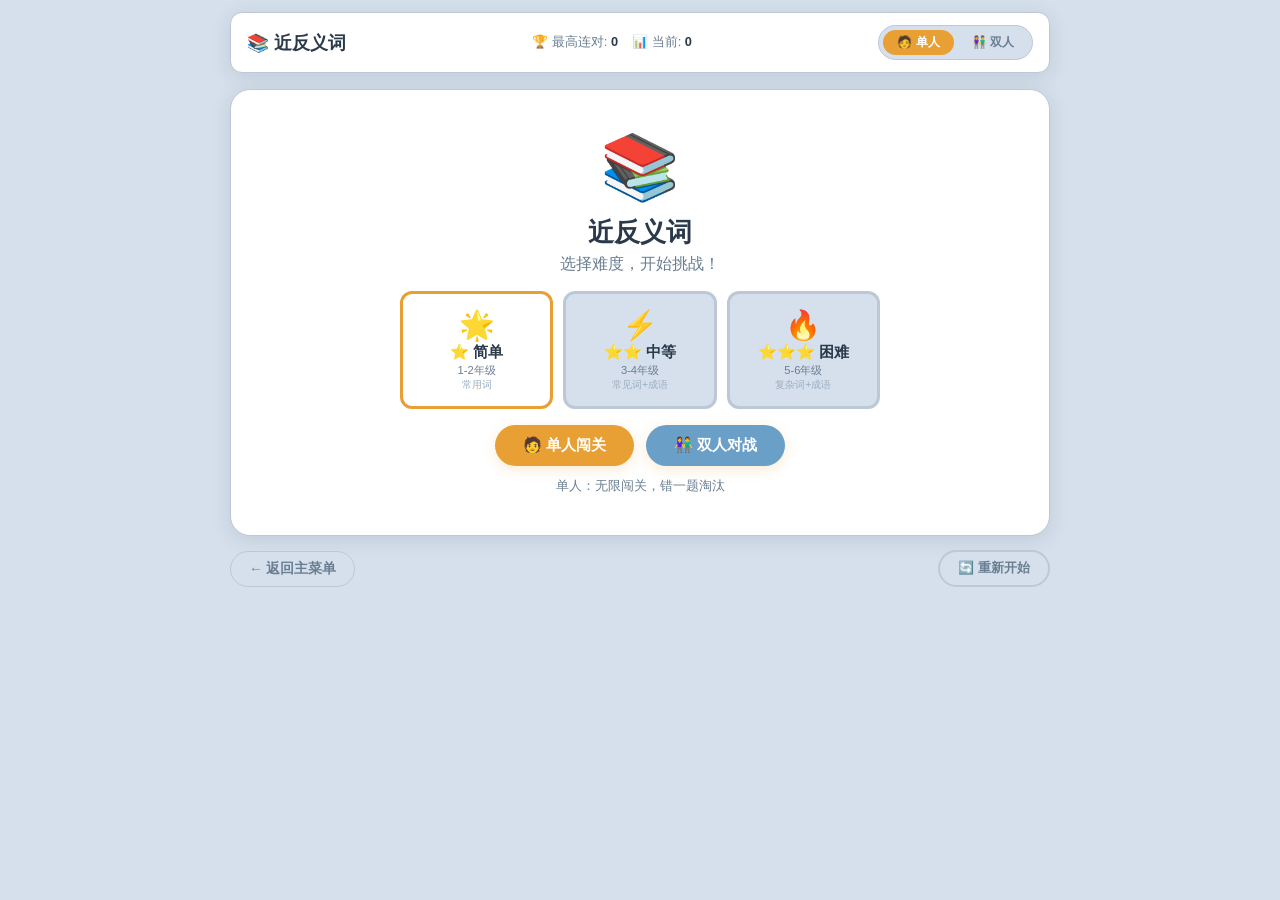
<file: game-synant.html>
<!DOCTYPE html>
<html>
<head>
    <meta charset="UTF-8">
    <meta name="viewport" content="width=device-width, initial-scale=1.0, maximum-scale=1.0, user-scalable=no">
    <title>近反义词 - GAME</title>
    <style>
        * {
            margin: 0;
            padding: 0;
            box-sizing: border-box;
        }

        :root {
            --bg-primary: #d5e0ec;
            --bg-card: #ffffff;
            --text-primary: #2a3a4a;
            --text-secondary: #6a7e92;
            --text-light: #9aaeC2;
            --accent: #e8a035;
            --border-color: #bcc8d6;
            --shadow: 0 4px 20px rgba(42, 58, 74, 0.12);
            --shadow-hover: 0 8px 36px rgba(42, 58, 74, 0.20);
            --radius: 20px;
            --radius-sm: 12px;
            --success: #7bcb7a;
            --success-bg: #eaf5ea;
            --error: #e86b6b;
            --error-bg: #f5eaea;
            --font: 'Segoe UI', 'PingFang SC', 'Microsoft YaHei', sans-serif;
        }

        [data-theme="dark"] {
            --bg-primary: #080c18;
            --bg-card: #141c30;
            --text-primary: #e8edf5;
            --text-secondary: #8899b8;
            --text-light: #556688;
            --accent: #00c8e8;
            --border-color: #1e2a44;
            --shadow: 0 4px 24px rgba(0, 0, 0, 0.6);
            --shadow-hover: 0 8px 40px rgba(0, 200, 232, 0.10);
            --success: #00d4a0;
            --success-bg: #0a2a22;
            --error: #ff6b8a;
            --error-bg: #2a0a18;
        }

        body {
            font-family: var(--font);
            background: var(--bg-primary);
            color: var(--text-primary);
            min-height: 100vh;
            padding: 12px;
            display: flex;
            justify-content: center;
            align-items: flex-start;
            transition: background 0.3s, color 0.3s;
        }

        .container {
            max-width: 820px;
            width: 100%;
            margin: 0 auto;
        }

        .header {
            display: flex;
            flex-wrap: wrap;
            justify-content: space-between;
            align-items: center;
            gap: 8px;
            padding: 12px 16px;
            background: var(--bg-card);
            border-radius: 12px;
            border: 1px solid var(--border-color);
            box-shadow: var(--shadow);
            margin-bottom: 16px;
            transition: background 0.3s, border 0.3s;
        }

        .game-name {
            font-size: 1.1rem;
            font-weight: 700;
            color: var(--text-primary);
        }

        .stats {
            display: flex;
            gap: 14px;
            font-size: 0.8rem;
            color: var(--text-secondary);
        }
        .stats .num {
            font-weight: 700;
            color: var(--text-primary);
        }

        .mode-toggle {
            display: flex;
            gap: 4px;
            background: var(--bg-primary);
            border-radius: 30px;
            padding: 4px;
            border: 1px solid var(--border-color);
        }
        .mode-toggle button {
            padding: 4px 14px;
            border: none;
            border-radius: 30px;
            background: transparent;
            color: var(--text-secondary);
            font-weight: 600;
            font-size: 0.75rem;
            cursor: pointer;
            font-family: inherit;
            transition: background 0.3s, color 0.3s;
        }
        .mode-toggle button.active {
            background: var(--accent);
            color: #fff;
        }

        .content {
            background: var(--bg-card);
            border-radius: var(--radius);
            padding: 20px 16px;
            border: 1px solid var(--border-color);
            box-shadow: var(--shadow);
            min-height: 320px;
            transition: background 0.3s, border 0.3s;
        }

        .bottom-bar {
            display: flex;
            justify-content: space-between;
            align-items: center;
            margin-top: 14px;
            flex-wrap: wrap;
            gap: 8px;
        }

        .btn-back {
            padding: 8px 18px;
            background: var(--bg-primary);
            border: 1px solid var(--border-color);
            border-radius: 30px;
            color: var(--text-secondary);
            font-size: 0.85rem;
            font-weight: 600;
            cursor: pointer;
            font-family: inherit;
            text-decoration: none;
            display: inline-block;
            transition: background 0.3s, border 0.3s, color 0.3s;
        }
        .btn-back:hover {
            border-color: var(--accent);
            color: var(--text-primary);
        }

        .btn-secondary {
            padding: 8px 18px;
            background: var(--bg-primary);
            border: 2px solid var(--border-color);
            border-radius: 30px;
            color: var(--text-secondary);
            font-weight: 600;
            font-size: 0.8rem;
            cursor: pointer;
            font-family: inherit;
            transition: background 0.3s, border 0.3s, color 0.3s;
        }
        .btn-secondary:hover {
            border-color: var(--accent);
            color: var(--text-primary);
        }

        .btn-primary {
            padding: 10px 28px;
            background: var(--accent);
            border: none;
            border-radius: 30px;
            color: #fff;
            font-weight: 700;
            font-size: 0.95rem;
            cursor: pointer;
            font-family: inherit;
            box-shadow: 0 4px 14px rgba(232, 160, 53, 0.2);
            transition: background 0.3s;
        }
        [data-theme="dark"] .btn-primary {
            color: #080c18;
        }
        .btn-primary:active {
            transform: scale(0.96);
        }

        /* ===== 开始界面 ===== */
        .start-screen {
            text-align: center;
            padding: 20px 10px;
        }
        .start-screen .icon {
            font-size: 4rem;
            margin-bottom: 10px;
        }
        .start-screen h2 {
            font-size: 1.6rem;
            margin-bottom: 4px;
            color: var(--text-primary);
        }
        .start-screen .desc {
            color: var(--text-secondary);
            margin-bottom: 16px;
        }

        .diff-grid {
            display: grid;
            grid-template-columns: repeat(3, 1fr);
            gap: 10px;
            max-width: 480px;
            margin: 0 auto 16px;
        }
        .diff-card {
            padding: 14px 10px;
            background: var(--bg-primary);
            border: 3px solid var(--border-color);
            border-radius: var(--radius-sm);
            cursor: pointer;
            transition: all 0.2s;
            text-align: center;
        }
        .diff-card:hover {
            border-color: var(--accent);
            transform: translateY(-2px);
        }
        .diff-card .d-icon {
            font-size: 1.8rem;
        }
        .diff-card .d-name {
            font-weight: 700;
            font-size: 0.95rem;
            color: var(--text-primary);
        }
        .diff-card .d-grade {
            font-size: 0.7rem;
            color: var(--text-secondary);
        }
        .diff-card .d-desc {
            font-size: 0.65rem;
            color: var(--text-light);
        }
        .diff-card.selected {
            border-color: var(--accent);
            background: var(--accent-light);
        }
        [data-theme="dark"] .diff-card.selected {
            background: rgba(0, 200, 232, 0.15);
        }

        .btn-group {
            display: flex;
            gap: 12px;
            justify-content: center;
            flex-wrap: wrap;
            margin-top: 6px;
        }

        /* ===== 单人 ===== */
        .single-area {
            max-width: 520px;
            margin: 0 auto;
        }
        .single-area .q-big {
            font-size: 2.6rem;
            font-weight: 800;
            text-align: center;
            padding: 16px 0 12px;
            color: var(--text-primary);
        }
        .single-area .opts-grid {
            display: grid;
            grid-template-columns: 1fr 1fr;
            gap: 10px;
        }
        .single-area .opt {
            padding: 14px;
            background: var(--bg-primary);
            border: 3px solid var(--border-color);
            border-radius: var(--radius-sm);
            font-size: 1.3rem;
            font-weight: 700;
            color: var(--text-primary);
            cursor: pointer;
            font-family: inherit;
            text-align: center;
            transition: background 0.3s, border 0.3s, color 0.3s;
        }
        .single-area .opt:hover:not(.disabled) {
            border-color: var(--accent);
            transform: scale(1.03);
        }
        .single-area .opt.correct {
            border-color: var(--success);
            background: var(--success-bg);
        }
        .single-area .opt.wrong {
            border-color: var(--error);
            background: var(--error-bg);
        }
        .single-area .opt.disabled {
            cursor: not-allowed;
            opacity: 0.4;
        }
        .single-area .progress {
            text-align: center;
            font-size: 0.9rem;
            color: var(--text-secondary);
            margin-bottom: 8px;
        }

        /* ===== 双人 ===== */
        .duel-container {
            display: flex;
            flex-direction: column;
            gap: 0;
            background: var(--bg-primary);
            border-radius: var(--radius);
            overflow: hidden;
            border: 2px solid var(--border-color);
            min-height: 460px;
        }

        .duel-player {
            flex: 1;
            padding: 8px 14px 6px;
            min-height: 150px;
            display: flex;
            flex-direction: column;
            justify-content: center;
            background: var(--bg-card);
        }
        .duel-player.bottom {
            border-top: 2px solid var(--border-color);
        }
        .duel-player.top {
            transform: rotate(180deg);
            border-bottom: 2px solid var(--border-color);
        }
        .duel-player.top .duel-inner {
            transform: none;
        }
        .duel-inner {
            display: flex;
            flex-direction: column;
            gap: 4px;
        }

        .duel-row {
            display: flex;
            justify-content: space-between;
            align-items: center;
            font-weight: 700;
            font-size: 0.8rem;
            padding: 0 2px;
            color: var(--text-primary);
        }
        .duel-row .pname.p1 {
            color: #e8a035;
        }
        .duel-row .pname.p2 {
            color: #5b9bd5;
        }
        [data-theme="dark"] .duel-row .pname.p1 {
            color: #ffb300;
        }
        [data-theme="dark"] .duel-row .pname.p2 {
            color: #00b0ff;
        }
        .duel-row .pscore {
            font-size: 1rem;
            background: var(--bg-primary);
            padding: 1px 12px;
            border-radius: 20px;
            border: 1px solid var(--border-color);
        }

        .duel-q {
            text-align: center;
            font-size: 2rem;
            font-weight: 800;
            padding: 4px 0 2px;
            color: var(--text-primary);
        }

        .duel-opts {
            display: grid;
            grid-template-columns: 1fr 1fr;
            gap: 6px;
            max-width: 360px;
            margin: 0 auto;
            width: 100%;
        }
        .duel-opt {
            padding: 8px 6px;
            background: var(--bg-primary);
            border: 2px solid var(--border-color);
            border-radius: var(--radius-sm);
            font-size: 1.1rem;
            font-weight: 700;
            color: var(--text-primary);
            cursor: pointer;
            font-family: inherit;
            text-align: center;
            min-height: 40px;
            transition: background 0.3s, border 0.3s, color 0.3s;
        }
        .duel-opt:hover:not(.disabled) {
            border-color: var(--accent);
            transform: scale(1.02);
        }
        .duel-opt.correct {
            border-color: var(--success);
            background: var(--success-bg);
        }
        .duel-opt.wrong {
            border-color: var(--error);
            background: var(--error-bg);
        }
        .duel-opt.disabled {
            cursor: not-allowed;
            opacity: 0.4;
        }

        .duel-middle {
            display: flex;
            justify-content: center;
            align-items: center;
            padding: 6px 16px;
            background: var(--bg-primary);
            border-top: 2px solid var(--border-color);
            border-bottom: 2px solid var(--border-color);
            font-weight: 700;
            font-size: 0.8rem;
            color: var(--text-secondary);
            flex-shrink: 0;
            gap: 12px;
        }
        .duel-middle .mid-left {
            display: flex;
            align-items: center;
            gap: 4px;
            justify-content: flex-end;
            flex: 1;
        }
        .duel-middle .mid-left .num {
            font-size: 1.8rem;
            font-weight: 900;
            color: #e8a035;
            min-width: 32px;
            text-align: center;
        }
        [data-theme="dark"] .duel-middle .mid-left .num {
            color: #ffb300;
        }
        .duel-middle .mid-right {
            display: flex;
            align-items: center;
            gap: 4px;
            justify-content: flex-start;
            flex: 1;
            transform: rotate(180deg);
        }
        .duel-middle .mid-right .num {
            font-size: 1.8rem;
            font-weight: 900;
            color: #5b9bd5;
            min-width: 32px;
            text-align: center;
        }
        [data-theme="dark"] .duel-middle .mid-right .num {
            color: #00b0ff;
        }
        .duel-middle .vs {
            font-size: 1.6rem;
            color: var(--accent);
            font-weight: 900;
        }
        .duel-middle .prog {
            font-size: 0.65rem;
            color: var(--text-light);
            padding: 1px 8px;
            background: var(--bg-card);
            border-radius: 20px;
            border: 1px solid var(--border-color);
        }

        .duel-status {
            text-align: center;
            font-size: 0.7rem;
            color: var(--text-light);
            min-height: 16px;
            padding-top: 2px;
        }
        .duel-status.ok {
            color: var(--success);
        }
        .duel-status.fail {
            color: var(--error);
        }

        /* ===== 弹窗 ===== */
        .modal-overlay {
            display: none;
            position: fixed;
            inset: 0;
            background: rgba(0, 0, 0, 0.55);
            backdrop-filter: blur(6px);
            z-index: 1000;
            justify-content: center;
            align-items: center;
            padding: 20px;
        }
        .modal-overlay.active {
            display: flex;
        }
        .modal {
            background: var(--bg-card);
            border-radius: var(--radius);
            padding: 28px 24px 24px;
            max-width: 420px;
            width: 100%;
            box-shadow: 0 24px 64px rgba(0, 0, 0, 0.4);
            text-align: center;
            border: 1px solid var(--border-color);
            max-height: 90vh;
            overflow-y: auto;
            transition: background 0.3s, border 0.3s;
        }
        .modal .m-icon {
            font-size: 3.2rem;
            margin-bottom: 4px;
        }
        .modal h2 {
            font-size: 1.4rem;
            margin-bottom: 2px;
            color: var(--text-primary);
        }
        .modal .m-score {
            font-size: 2.6rem;
            font-weight: 900;
            color: var(--accent);
            margin: 4px 0;
        }
        .modal .m-detail {
            color: var(--text-secondary);
            font-size: 0.9rem;
            margin-bottom: 10px;
        }
        .modal .m-rank {
            background: var(--bg-primary);
            border-radius: var(--radius-sm);
            padding: 10px 14px;
            margin: 8px 0 14px;
            font-size: 0.85rem;
            text-align: left;
        }
        .modal .m-rank .rank-item {
            display: flex;
            justify-content: space-between;
            padding: 3px 0;
            border-bottom: 1px solid var(--border-color);
            color: var(--text-primary);
        }
        .modal .m-rank .rank-item:last-child {
            border-bottom: none;
        }
        .modal .m-actions {
            display: flex;
            gap: 8px;
            justify-content: center;
            flex-wrap: wrap;
            margin-top: 8px;
        }

        /* ===== 响应式 ===== */
        @media (max-width: 640px) {
            .header {
                padding: 10px 12px;
                flex-direction: column;
                align-items: stretch;
                gap: 4px;
            }
            .game-name {
                text-align: center;
                font-size: 1rem;
            }
            .stats {
                justify-content: center;
                font-size: 0.7rem;
                gap: 10px;
            }
            .mode-toggle {
                justify-content: center;
            }
            .content {
                padding: 14px 10px;
                min-height: 240px;
            }
            .single-area .q-big {
                font-size: 2rem;
            }
            .single-area .opt {
                font-size: 1.1rem;
                padding: 12px;
            }
            .duel-player {
                padding: 6px 10px 4px;
                min-height: 120px;
            }
            .duel-q {
                font-size: 1.5rem;
            }
            .duel-opt {
                font-size: 1rem;
                padding: 6px 4px;
                min-height: 34px;
            }
            .duel-middle .mid-left .num,
            .duel-middle .mid-right .num {
                font-size: 1.5rem;
                min-width: 26px;
            }
            .duel-middle .vs {
                font-size: 1.3rem;
            }
            .diff-grid {
                grid-template-columns: 1fr 1fr 1fr;
                gap: 6px;
            }
            .diff-card {
                padding: 10px 6px;
            }
            .diff-card .d-icon {
                font-size: 1.4rem;
            }
            .diff-card .d-name {
                font-size: 0.8rem;
            }
            .modal {
                padding: 20px 16px;
            }
            .modal .m-score {
                font-size: 2rem;
            }
            .start-screen .icon {
                font-size: 3rem;
            }
            .start-screen h2 {
                font-size: 1.3rem;
            }
            .btn-primary {
                padding: 8px 20px;
                font-size: 0.85rem;
            }
        }

        @media (max-width: 400px) {
            .single-area .q-big {
                font-size: 1.6rem;
            }
            .single-area .opt {
                font-size: 0.95rem;
                padding: 10px;
            }
            .duel-q {
                font-size: 1.2rem;
            }
            .duel-opt {
                font-size: 0.9rem;
                min-height: 30px;
            }
            .duel-middle .mid-left .num,
            .duel-middle .mid-right .num {
                font-size: 1.2rem;
                min-width: 22px;
            }
            .duel-player {
                padding: 4px 6px 2px;
                min-height: 100px;
            }
            .diff-grid {
                grid-template-columns: 1fr;
                gap: 4px;
            }
        }

        @media (min-width: 768px) and (orientation: landscape) {
            .duel-container {
                flex-direction: row;
                min-height: 360px;
            }
            .duel-player.bottom {
                border-top: none;
                border-left: 2px solid var(--border-color);
            }
            .duel-player.top {
                transform: rotate(180deg);
                border-bottom: none;
                border-right: 2px solid var(--border-color);
            }
            .duel-middle {
                flex-direction: column;
                padding: 10px 8px;
                border-top: none;
                border-bottom: none;
                border-left: 2px solid var(--border-color);
                border-right: 2px solid var(--border-color);
                min-width: 60px;
                gap: 4px;
            }
            .duel-middle .mid-left {
                justify-content: center;
                flex: none;
                flex-direction: column;
                gap: 2px;
            }
            .duel-middle .mid-right {
                justify-content: center;
                flex: none;
                flex-direction: column;
                gap: 2px;
                transform: rotate(180deg);
            }
            .duel-middle .vs {
                font-size: 1.6rem;
            }
            .duel-middle .prog {
                margin-left: 0;
                font-size: 0.6rem;
            }
        }
    </style>
</head>
<body>
    <!-- 夜间模式立即应用 -->
    <script>
        (function() {
            var saved = localStorage.getItem('theme') || 'light';
            document.documentElement.setAttribute('data-theme', saved);
        })();
    </script>

    <div class="container">
        <header class="header">
            <div class="game-name">📚 近反义词</div>
            <div class="stats">
                <span>🏆 最高连对: <span class="num" id="bestScore">0</span></span>
                <span>📊 当前: <span class="num" id="currentStreak">0</span></span>
            </div>
            <div class="mode-toggle" id="modeToggle">
                <button class="active" data-mode="single">🧑 单人</button>
                <button data-mode="double">👫 双人</button>
            </div>
        </header>

        <div class="content" id="gameContent"></div>

        <div class="bottom-bar">
            <a class="btn-back" href="index.html">← 返回主菜单</a>
            <button class="btn-secondary" id="resetBtn">🔄 重新开始</button>
        </div>
    </div>

    <div class="modal-overlay" id="resultModal">
        <div class="modal" id="resultModalContent"></div>
    </div>

    <script src="data/synant-data.js"></script>
    <script>
        // ============================================================
        // 近反义词 - 完整版
        // ============================================================

        // ----- 夜间模式同步 -----
        function applyTheme() {
            var saved = localStorage.getItem('theme') || 'light';
            document.documentElement.setAttribute('data-theme', saved);
        }
        applyTheme();

        window.addEventListener('storage', function(e) {
            if (e.key === 'theme') applyTheme();
        });

        var lastTheme = localStorage.getItem('theme') || 'light';
        setInterval(function() {
            var current = localStorage.getItem('theme') || 'light';
            if (current !== lastTheme) {
                lastTheme = current;
                applyTheme();
            }
        }, 2000);

        // ----- DOM -----
        var $content = document.getElementById('gameContent');
        var $best = document.getElementById('bestScore');
        var $streak = document.getElementById('currentStreak');
        var $resetBtn = document.getElementById('resetBtn');
        var $modal = document.getElementById('resultModal');
        var $modalContent = document.getElementById('resultModalContent');

        // ----- 工具 -----
        function shuffle(arr) {
            for (var i = arr.length - 1; i > 0; i--) {
                var j = Math.floor(Math.random() * (i + 1));
                var temp = arr[i];
                arr[i] = arr[j];
                arr[j] = temp;
            }
            return arr;
        }

        function getBestScore(key) {
            try {
                var data = localStorage.getItem('rank_' + key);
                var list = data ? JSON.parse(data) : [];
                if (list.length === 0) return 0;
                var max = 0;
                for (var i = 0; i < list.length; i++) {
                    if (list[i].score > max) max = list[i].score;
                }
                return max;
            } catch (e) { return 0; }
        }

        function saveRank(key, score) {
            try {
                var data = localStorage.getItem('rank_' + key);
                var list = data ? JSON.parse(data) : [];
                list.push({ score: score, time: Date.now() });
                if (list.length > 50) list.shift();
                localStorage.setItem('rank_' + key, JSON.stringify(list));
            } catch (e) {}
        }

        function getRankList(key, limit) {
            try {
                var data = localStorage.getItem('rank_' + key);
                var list = data ? JSON.parse(data) : [];
                list.sort(function(a, b) { return b.score - a.score; });
                return list.slice(0, limit || 10);
            } catch (e) { return []; }
        }

        // ============================================================
        // 游戏逻辑
        // ============================================================

        var DIFFICULTIES = {
            easy: { label: '⭐ 简单', grade: '1-2年级', desc: '常用词', icon: '🌟' },
            medium: { label: '⭐⭐ 中等', grade: '3-4年级', desc: '常见词+成语', icon: '⚡' },
            hard: { label: '⭐⭐⭐ 困难', grade: '5-6年级', desc: '复杂词+成语', icon: '🔥' }
        };

        var currentDifficulty = 'easy';
        var mode = 'single';
        var gameRunning = false;

        var singleIndex = 0,
            singleStreak = 0,
            singleBest = 0;
        var singleQuestions = [];
        var singleAnswered = false;

        var DOUBLE_TOTAL = 20;
        var doubleQuestions = [];
        var doubleIndex = 0;
        var p1Score = 0,
            p2Score = 0;
        var p1Answered = false,
            p2Answered = false;
        var p1Correct = false,
            p2Correct = false;
        var p1Locked = false,
            p2Locked = false;
        var currentQ1 = null,
            currentQ2 = null;

        function getQuestions(diff, count) {
            var bank = SYNANT_QUESTIONS[diff] || SYNANT_QUESTIONS.easy;
            var shuffled = shuffle(bank.slice(0));
            return shuffled.slice(0, count || Math.min(shuffled.length, 100));
        }

        function refillSingle() {
            var newQs = getQuestions(currentDifficulty, 30);
            singleQuestions = singleQuestions.concat(newQs);
        }

        function render() {
            if (!gameRunning) { renderStartScreen(); return; }
            if (mode === 'single') renderSingle();
            else renderDouble();
        }

        function renderStartScreen() {
            var key = 'synant_' + currentDifficulty;
            $best.textContent = getBestScore(key);
            $streak.textContent = '0';

            var diffHtml = '';
            var keys = Object.keys(DIFFICULTIES);
            for (var i = 0; i < keys.length; i++) {
                var k = keys[i];
                var d = DIFFICULTIES[k];
                var selected = k === currentDifficulty ? 'selected' : '';
                diffHtml += '<div class="diff-card ' + selected + '" data-diff="' + k + '">';
                diffHtml += '<div class="d-icon">' + d.icon + '</div>';
                diffHtml += '<div class="d-name">' + d.label + '</div>';
                diffHtml += '<div class="d-grade">' + d.grade + '</div>';
                diffHtml += '<div class="d-desc">' + d.desc + '</div>';
                diffHtml += '</div>';
            }

            $content.innerHTML =
                '<div class="start-screen">' +
                '<div class="icon">📚</div>' +
                '<h2>近反义词</h2>' +
                '<p class="desc">选择难度，开始挑战！</p>' +
                '<div class="diff-grid">' + diffHtml + '</div>' +
                '<div class="btn-group">' +
                '<button class="btn-primary" onclick="startGame(\'single\')">🧑 单人闯关</button>' +
                '<button class="btn-primary" onclick="startGame(\'double\')" style="background:#6a9fc8;">👫 双人对战</button>' +
                '</div>' +
                '<div style="margin-top:12px;font-size:0.8rem;color:var(--text-secondary);">' +
                (mode === 'single' ? '单人：无限闯关，错一题淘汰' : '双人：共20题，各自独立答题') +
                '</div>' +
                '</div>';

            var cards = document.querySelectorAll('.diff-card');
            for (var i = 0; i < cards.length; i++) {
                (function(card) {
                    card.addEventListener('click', function() {
                        var diff = this.dataset.diff;
                        if (diff === currentDifficulty) return;
                        currentDifficulty = diff;
                        var allCards = document.querySelectorAll('.diff-card');
                        for (var j = 0; j < allCards.length; j++) {
                            allCards[j].classList.remove('selected');
                        }
                        this.classList.add('selected');
                        if (gameRunning) {
                            gameRunning = false;
                            resetGame();
                        }
                        var key = 'synant_' + currentDifficulty;
                        $best.textContent = getBestScore(key);
                    });
                })(cards[i]);
            }
        }

        // ----- 单人 -----
        function renderSingle() {
            while (singleIndex >= singleQuestions.length) {
                refillSingle();
            }
            if (singleQuestions.length === 0) {
                singleQuestions = getQuestions(currentDifficulty, 30);
            }
            var q = singleQuestions[singleIndex % singleQuestions.length];
            currentQ1 = q;

            var key = 'synant_' + currentDifficulty;
            $best.textContent = singleBest;
            $streak.textContent = singleStreak;

            var optHtml = '';
            for (var i = 0; i < q.options.length; i++) {
                var opt = q.options[i];
                var disabled = singleAnswered ? 'disabled' : '';
                optHtml += '<button class="opt" data-value="' + opt + '" ' + disabled + '>' + opt + '</button>';
            }

            // 题型标签
            var typeTag = q.type === '近义词' ? '🔗 近义' : '🔀 反义';

            $content.innerHTML =
                '<div class="single-area">' +
                '<div class="progress">' + typeTag + ' · 第 ' + (singleIndex + 1) + ' 题</div>' +
                '<div class="q-big">' + q.question + '</div>' +
                '<div class="opts-grid">' + optHtml + '</div>' +
                '<div style="text-align:center;margin-top:10px;font-size:0.85rem;color:var(--text-secondary);">' +
                '✅ 连对: <strong style="color:var(--accent);font-size:1.2rem;">' + singleStreak + '</strong> 题' +
                '</div>' +
                '</div>';

            if (!singleAnswered) {
                var btns = document.querySelectorAll('.opt');
                for (var i = 0; i < btns.length; i++) {
                    (function(btn) {
                        btn.addEventListener('click', function() {
                            handleSingleAnswer(this.dataset.value);
                        });
                    })(btns[i]);
                }
            }
        }

        function handleSingleAnswer(value) {
            if (singleAnswered || !gameRunning) return;
            var q = currentQ1;
            var correct = String(value) === String(q.answer);
            singleAnswered = true;

            var btns = document.querySelectorAll('.opt');
            for (var i = 0; i < btns.length; i++) {
                var btn = btns[i];
                btn.classList.add('disabled');
                var val = btn.dataset.value;
                if (String(val) === String(q.answer)) btn.classList.add('correct');
                if (String(val) === String(value) && !correct) btn.classList.add('wrong');
            }

            if (correct) {
                singleStreak++;
                var key = 'synant_' + currentDifficulty;
                if (singleStreak > singleBest) {
                    singleBest = singleStreak;
                    saveRank(key, singleBest);
                    $best.textContent = singleBest;
                }
                $streak.textContent = singleStreak;
                setTimeout(function() {
                    singleIndex++;
                    singleAnswered = false;
                    render();
                }, 600);
            } else {
                showResult(singleStreak);
            }
        }

        // ----- 双人 -----
        function renderDouble() {
            if (doubleQuestions.length === 0) {
                var pool = getQuestions(currentDifficulty, 50);
                doubleQuestions = shuffle(pool).slice(0, DOUBLE_TOTAL);
                if (doubleQuestions.length === 0) {
                    doubleQuestions = shuffle(SYNANT_QUESTIONS.easy.slice(0)).slice(0, DOUBLE_TOTAL);
                }
                doubleIndex = 0;
                p1Score = 0;
                p2Score = 0;
                p1Answered = false;
                p2Answered = false;
                p1Locked = false;
                p2Locked = false;
            }

            if (doubleIndex >= DOUBLE_TOTAL) {
                showDoubleResult();
                return;
            }

            var q1 = doubleQuestions[doubleIndex % doubleQuestions.length];
            var q2 = doubleQuestions[doubleIndex % doubleQuestions.length];
            currentQ1 = q1;
            currentQ2 = q2;

            var p1Display = p1Locked ? '🎉 等待下一题...' : (p1Answered ? (p1Correct ? '✅ 答对了！' : '❌ 再试一次') :
                '👆 点击选择');
            var p2Display = p2Locked ? '🎉 等待下一题...' : (p2Answered ? (p2Correct ? '✅ 答对了！' : '❌ 再试一次') :
                '👆 点击选择');
            var p1Cls = p1Locked ? 'ok' : (p1Answered ? (p1Correct ? 'ok' : 'fail') : '');
            var p2Cls = p2Locked ? 'ok' : (p2Answered ? (p2Correct ? 'ok' : 'fail') : '');

            var opts1 = '';
            for (var i = 0; i < q1.options.length; i++) {
                var opt = q1.options[i];
                var disabled = (p1Locked || p1Answered) ? 'disabled' : '';
                opts1 += '<button class="duel-opt" data-value="' + opt + '" ' + disabled + '>' + opt + '</button>';
            }

            var opts2 = '';
            for (var i = 0; i < q2.options.length; i++) {
                var opt = q2.options[i];
                var disabled = (p2Locked || p2Answered) ? 'disabled' : '';
                opts2 += '<button class="duel-opt" data-value="' + opt + '" ' + disabled + '>' + opt + '</button>';
            }

            // 题型图标
            var typeIcon1 = q1.type === '近义词' ? '🔗' : '🔀';
            var typeIcon2 = q2.type === '近义词' ? '🔗' : '🔀';

            $content.innerHTML =
                '<div class="duel-container">' +
                '<div class="duel-player top">' +
                '<div class="duel-inner">' +
                '<div class="duel-row"><span class="pname p2">🧑 玩家 2</span><span class="pscore">' + p2Score +
                ' 分</span></div>' +
                '<div class="duel-q">' + q2.question + '</div>' +
                '<div class="duel-opts">' + opts2 + '</div>' +
                '<div class="duel-status ' + p2Cls + '">' + p2Display + '</div>' +
                '</div></div>' +
                '<div class="duel-middle">' +
                '<span class="mid-left"><span class="num">' + p1Score + '</span></span>' +
                '<span class="vs">⚔️</span>' +
                '<span class="mid-right"><span class="num">' + p2Score + '</span></span>' +
                '<span class="prog">' + typeIcon1 + ' ' + (doubleIndex + 1) + '/' + DOUBLE_TOTAL + '</span>' +
                '</div>' +
                '<div class="duel-player bottom">' +
                '<div class="duel-inner">' +
                '<div class="duel-row"><span class="pname p1">🧑 玩家 1</span><span class="pscore">' + p1Score +
                ' 分</span></div>' +
                '<div class="duel-q">' + q1.question + '</div>' +
                '<div class="duel-opts">' + opts1 + '</div>' +
                '<div class="duel-status ' + p1Cls + '">' + p1Display + '</div>' +
                '</div></div>' +
                '</div>';

            if (!p1Locked && !p1Answered) {
                var btns1 = document.querySelectorAll('.duel-player.bottom .duel-opt');
                for (var i = 0; i < btns1.length; i++) {
                    (function(btn) {
                        btn.addEventListener('click', function() {
                            handleDoubleAnswer(1, this.dataset.value);
                        });
                    })(btns1[i]);
                }
            }

            if (!p2Locked && !p2Answered) {
                var btns2 = document.querySelectorAll('.duel-player.top .duel-opt');
                for (var i = 0; i < btns2.length; i++) {
                    (function(btn) {
                        btn.addEventListener('click', function() {
                            handleDoubleAnswer(2, this.dataset.value);
                        });
                    })(btns2[i]);
                }
            }

            var key = 'synant_' + currentDifficulty;
            $best.textContent = getBestScore(key);
            $streak.textContent = p1Score + ' vs ' + p2Score;
        }

        function handleDoubleAnswer(player, value) {
            if (!gameRunning) return;

            if (player === 1) {
                if (p1Locked || p1Answered) return;
                var q = currentQ1;
                var correct = String(value) === String(q.answer);
                p1Answered = true;
                p1Correct = correct;

                var btns = document.querySelectorAll('.duel-player.bottom .duel-opt');
                for (var i = 0; i < btns.length; i++) {
                    var btn = btns[i];
                    btn.classList.add('disabled');
                    var val = btn.dataset.value;
                    if (String(val) === String(q.answer)) btn.classList.add('correct');
                    if (String(val) === String(value) && !correct) btn.classList.add('wrong');
                }

                if (correct) {
                    p1Score++;
                    p1Locked = true;
                    updateDoubleUI();
                    setTimeout(function() {
                        doubleIndex++;
                        p1Answered = false;
                        p2Answered = false;
                        p1Locked = false;
                        p2Locked = false;
                        p1Correct = false;
                        p2Correct = false;
                        render();
                    }, 600);
                } else {
                    setTimeout(function() {
                        p1Answered = false;
                        p1Correct = false;
                        render();
                    }, 400);
                }
            } else {
                if (p2Locked || p2Answered) return;
                var q = currentQ2;
                var correct = String(value) === String(q.answer);
                p2Answered = true;
                p2Correct = correct;

                var btns = document.querySelectorAll('.duel-player.top .duel-opt');
                for (var i = 0; i < btns.length; i++) {
                    var btn = btns[i];
                    btn.classList.add('disabled');
                    var val = btn.dataset.value;
                    if (String(val) === String(q.answer)) btn.classList.add('correct');
                    if (String(val) === String(value) && !correct) btn.classList.add('wrong');
                }

                if (correct) {
                    p2Score++;
                    p2Locked = true;
                    updateDoubleUI();
                    setTimeout(function() {
                        doubleIndex++;
                        p1Answered = false;
                        p2Answered = false;
                        p1Locked = false;
                        p2Locked = false;
                        p1Correct = false;
                        p2Correct = false;
                        render();
                    }, 600);
                } else {
                    setTimeout(function() {
                        p2Answered = false;
                        p2Correct = false;
                        render();
                    }, 400);
                }
            }

            updateDoubleUI();
            $streak.textContent = p1Score + ' vs ' + p2Score;
        }

        function updateDoubleUI() {
            var l = document.querySelector('.duel-middle .mid-left .num');
            var r = document.querySelector('.duel-middle .mid-right .num');
            if (l) l.textContent = p1Score;
            if (r) r.textContent = p2Score;
            var s1 = document.querySelector('.duel-player.bottom .pscore');
            var s2 = document.querySelector('.duel-player.top .pscore');
            if (s1) s1.textContent = p1Score + ' 分';
            if (s2) s2.textContent = p2Score + ' 分';
            var prog = document.querySelector('.duel-middle .prog');
            if (prog) prog.textContent = (doubleIndex + 1) + '/' + DOUBLE_TOTAL;
            $streak.textContent = p1Score + ' vs ' + p2Score;
        }

        // ----- 结果 -----
        function showResult(score) {
            gameRunning = false;
            var key = 'synant_' + currentDifficulty;
            var rankList = getRankList(key, 5);

            var icon, title, detail;
            if (score >= 20) { icon = '🏆';
                title = '太厉害了！';
                detail = '你是词汇小达人！'; } else if (score >= 10) { icon = '🌟';
                title = '表现优秀！'; } else if (score >= 5) { icon = '💪';
                title = '再接再厉！'; } else if (score >= 3) { icon = '📖';
                title = '继续加油！'; } else { icon = '🌱';
                title = '开始你的词汇之旅！'; }

            var rankHtml = rankList.length > 0 ? '' :
                '<div style="text-align:center;color:var(--text-secondary);padding:8px 0;">暂无记录</div>';
            for (var i = 0; i < rankList.length; i++) {
                rankHtml += '<div class="rank-item"><span>#' + (i + 1) + '</span><span>' + rankList[i].score +
                    ' 连对</span></div>';
            }

            $modalContent.innerHTML =
                '<div class="m-icon">' + icon + '</div>' +
                '<h2>' + title + '</h2>' +
                '<div class="m-score">' + score + '</div>' +
                '<div class="m-detail">' + detail + ' (' + DIFFICULTIES[currentDifficulty].label + ')</div>' +
                '<div class="m-rank"><div style="font-weight:700;margin-bottom:6px;">🏅 积分榜 (最高连对)</div>' +
                rankHtml + '</div>' +
                '<div class="m-actions">' +
                '<button class="btn-primary" onclick="closeResult(); startGame(\'single\');">🔄 再来一局</button>' +
                '<button class="btn-secondary" onclick="closeResult(); resetGame();">🏠 返回</button>' +
                '</div>';
            $modal.classList.add('active');
        }

        function showDoubleResult() {
            gameRunning = false;
            var winner = p1Score > p2Score ? '🏆 玩家1 获胜！' :
                (p2Score > p1Score ? '🏆 玩家2 获胜！' : '🤝 平局！');

            $modalContent.innerHTML =
                '<div class="m-icon">' + (p1Score > p2Score ? '🎉' : (p2Score > p1Score ? '🎉' : '🤝')) + '</div>' +
                '<h2>' + winner + '</h2>' +
                '<div style="display:flex;justify-content:center;gap:30px;margin:12px 0;">' +
                '<div><span style="color:#e8a035;">🧑 玩家1</span> <strong style="font-size:2rem;">' + p1Score +
                '</strong></div>' +
                '<div style="font-size:1.5rem;color:var(--accent);">⚔️</div>' +
                '<div><span style="color:#5b9bd5;">🧑 玩家2</span> <strong style="font-size:2rem;">' + p2Score +
                '</strong></div>' +
                '</div>' +
                '<div class="m-detail">' + DIFFICULTIES[currentDifficulty].label + ' · 共 ' + DOUBLE_TOTAL +
                ' 题</div>' +
                '<div class="m-actions">' +
                '<button class="btn-primary" onclick="closeResult(); startGame(\'double\');">🔄 再来一局</button>' +
                '<button class="btn-secondary" onclick="closeResult(); resetGame();">🏠 返回</button>' +
                '</div>';
            $modal.classList.add('active');
        }

        function closeResult() { $modal.classList.remove('active'); }

        // ----- 控制 -----
        function startGame(m) {
            mode = m;
            gameRunning = true;
            singleAnswered = false;
            p1Answered = false;
            p2Answered = false;
            p1Locked = false;
            p2Locked = false;

            var btns = document.querySelectorAll('#modeToggle button');
            for (var i = 0; i < btns.length; i++) {
                btns[i].classList.toggle('active', btns[i].dataset.mode === m);
            }

            if (m === 'single') {
                singleIndex = 0;
                singleStreak = 0;
                var key = 'synant_' + currentDifficulty;
                singleBest = getBestScore(key);
                singleQuestions = [];
                refillSingle();
                if (singleQuestions.length === 0) {
                    singleQuestions = getQuestions(currentDifficulty, 30);
                }
                $best.textContent = singleBest;
                $streak.textContent = '0';
            } else {
                doubleIndex = 0;
                p1Score = 0;
                p2Score = 0;
                p1Answered = false;
                p2Answered = false;
                p1Locked = false;
                p2Locked = false;
                var pool = getQuestions(currentDifficulty, 50);
                doubleQuestions = shuffle(pool).slice(0, DOUBLE_TOTAL);
                if (doubleQuestions.length === 0) {
                    doubleQuestions = shuffle(SYNANT_QUESTIONS.easy.slice(0)).slice(0, DOUBLE_TOTAL);
                }
                var key = 'synant_' + currentDifficulty;
                $best.textContent = getBestScore(key);
                $streak.textContent = '0 vs 0';
            }
            render();
        }

        function resetGame() {
            gameRunning = false;
            singleAnswered = false;
            p1Answered = false;
            p2Answered = false;
            p1Locked = false;
            p2Locked = false;
            singleIndex = 0;
            singleStreak = 0;
            p1Score = 0;
            p2Score = 0;
            doubleIndex = 0;
            $streak.textContent = '0';
            renderStartScreen();
        }

        // ----- 事件绑定 -----
        var modeBtns = document.querySelectorAll('#modeToggle button');
        for (var i = 0; i < modeBtns.length; i++) {
            (function(btn) {
                btn.addEventListener('click', function() {
                    var m = this.dataset.mode;
                    if (m === mode && gameRunning) return;
                    gameRunning = false;
                    resetGame();
                    mode = m;
                    var allBtns = document.querySelectorAll('#modeToggle button');
                    for (var j = 0; j < allBtns.length; j++) {
                        allBtns[j].classList.toggle('active', allBtns[j].dataset.mode === m);
                    }
                    renderStartScreen();
                    setTimeout(function() { startGame(m); }, 300);
                });
            })(modeBtns[i]);
        }

        $resetBtn.addEventListener('click', function() {
            if (confirm('确定重新开始吗？')) { resetGame();
                renderStartScreen(); }
        });

        var resizeTimer;
        window.addEventListener('resize', function() {
            if (gameRunning && mode === 'double') {
                clearTimeout(resizeTimer);
                resizeTimer = setTimeout(function() { render(); }, 300);
            }
        });

        $modal.addEventListener('click', function(e) {
            if (e.target === this) closeResult();
        });

        // ============================================================
        // 启动
        // ============================================================
        console.log('📚 近反义词已加载');
        console.log('✅ 题库: 简单=' + SYNANT_QUESTIONS.easy.length +
            ' 中等=' + SYNANT_QUESTIONS.medium.length +
            ' 困难=' + SYNANT_QUESTIONS.hard.length);

        renderStartScreen();
        var key = 'synant_' + currentDifficulty;
        $best.textContent = getBestScore(key);
    </script>
</body>
</html>
</file>
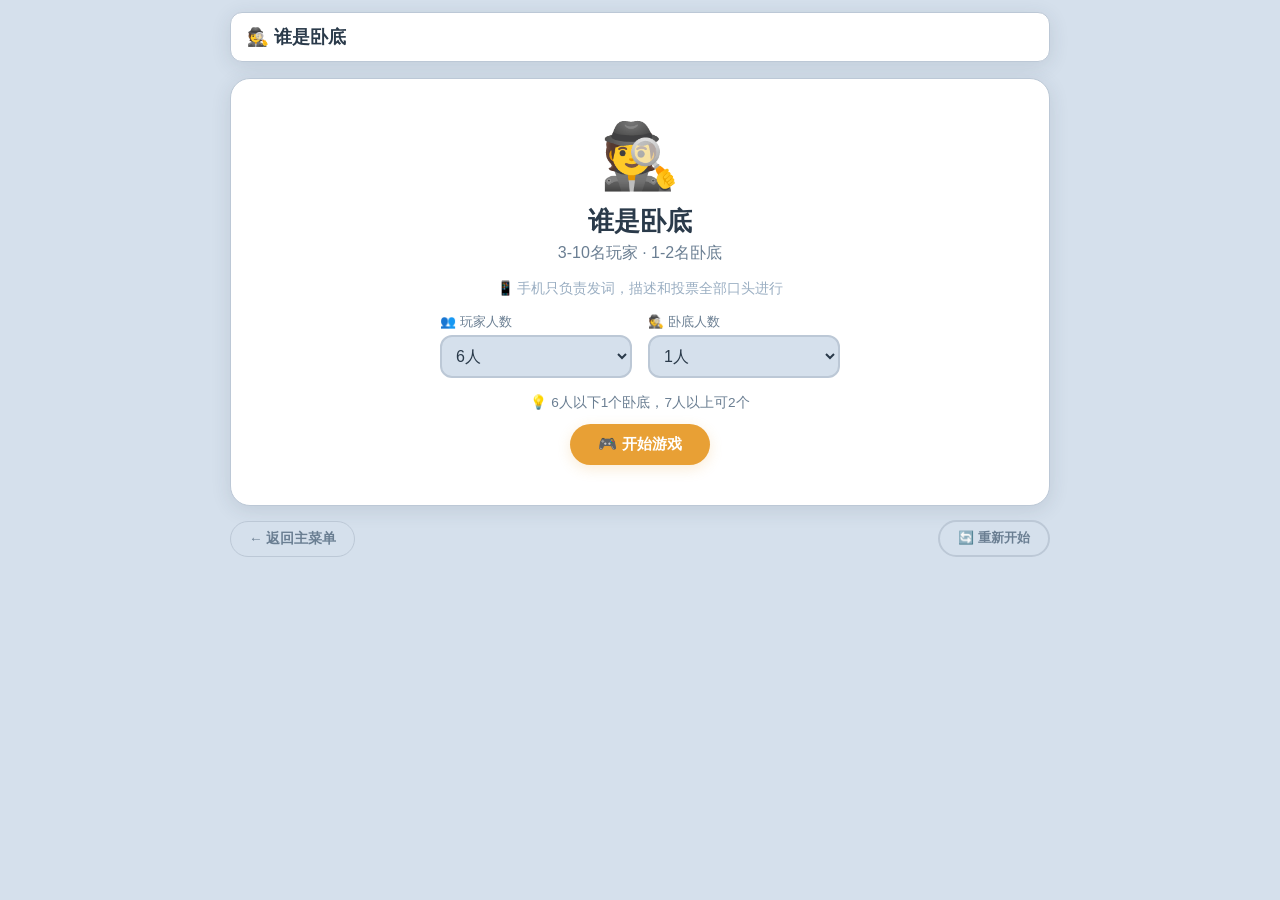
<file: game-undercover.html>
<!DOCTYPE html>
<html>
<head>
    <meta charset="UTF-8">
    <meta name="viewport" content="width=device-width, initial-scale=1.0, maximum-scale=1.0, user-scalable=no">
    <title>谁是卧底 - GAME</title>
    <style>
        * {
            margin: 0;
            padding: 0;
            box-sizing: border-box;
        }

        :root {
            --bg-primary: #d5e0ec;
            --bg-card: #ffffff;
            --text-primary: #2a3a4a;
            --text-secondary: #6a7e92;
            --text-light: #9aaeC2;
            --accent: #e8a035;
            --border-color: #bcc8d6;
            --shadow: 0 4px 20px rgba(42, 58, 74, 0.12);
            --shadow-hover: 0 8px 36px rgba(42, 58, 74, 0.20);
            --radius: 20px;
            --radius-sm: 12px;
            --success: #7bcb7a;
            --success-bg: #eaf5ea;
            --error: #e86b6b;
            --error-bg: #f5eaea;
            --font: 'Segoe UI', 'PingFang SC', 'Microsoft YaHei', sans-serif;
        }

        [data-theme="dark"] {
            --bg-primary: #080c18;
            --bg-card: #141c30;
            --text-primary: #e8edf5;
            --text-secondary: #8899b8;
            --text-light: #556688;
            --accent: #00c8e8;
            --border-color: #1e2a44;
            --shadow: 0 4px 24px rgba(0, 0, 0, 0.6);
            --shadow-hover: 0 8px 40px rgba(0, 200, 232, 0.10);
            --success: #00d4a0;
            --success-bg: #0a2a22;
            --error: #ff6b8a;
            --error-bg: #2a0a18;
        }

        body {
            font-family: var(--font);
            background: var(--bg-primary);
            color: var(--text-primary);
            min-height: 100vh;
            padding: 12px;
            display: flex;
            justify-content: center;
            align-items: flex-start;
            transition: background 0.3s, color 0.3s;
        }

        .container {
            max-width: 820px;
            width: 100%;
            margin: 0 auto;
        }

        .header {
            display: flex;
            flex-wrap: wrap;
            justify-content: space-between;
            align-items: center;
            gap: 8px;
            padding: 12px 16px;
            background: var(--bg-card);
            border-radius: 12px;
            border: 1px solid var(--border-color);
            box-shadow: var(--shadow);
            margin-bottom: 16px;
            transition: background 0.3s, border 0.3s;
        }

        .game-name {
            font-size: 1.1rem;
            font-weight: 700;
            color: var(--text-primary);
        }

        .content {
            background: var(--bg-card);
            border-radius: var(--radius);
            padding: 20px 16px;
            border: 1px solid var(--border-color);
            box-shadow: var(--shadow);
            min-height: 320px;
            transition: background 0.3s, border 0.3s;
        }

        .bottom-bar {
            display: flex;
            justify-content: space-between;
            align-items: center;
            margin-top: 14px;
            flex-wrap: wrap;
            gap: 8px;
        }

        .btn-back {
            padding: 8px 18px;
            background: var(--bg-primary);
            border: 1px solid var(--border-color);
            border-radius: 30px;
            color: var(--text-secondary);
            font-size: 0.85rem;
            font-weight: 600;
            cursor: pointer;
            font-family: inherit;
            text-decoration: none;
            display: inline-block;
            transition: background 0.3s, border 0.3s, color 0.3s;
        }
        .btn-back:hover {
            border-color: var(--accent);
            color: var(--text-primary);
        }

        .btn-secondary {
            padding: 8px 18px;
            background: var(--bg-primary);
            border: 2px solid var(--border-color);
            border-radius: 30px;
            color: var(--text-secondary);
            font-weight: 600;
            font-size: 0.8rem;
            cursor: pointer;
            font-family: inherit;
            transition: background 0.3s, border 0.3s, color 0.3s;
        }
        .btn-secondary:hover {
            border-color: var(--accent);
            color: var(--text-primary);
        }

        .btn-primary {
            padding: 10px 28px;
            background: var(--accent);
            border: none;
            border-radius: 30px;
            color: #fff;
            font-weight: 700;
            font-size: 0.95rem;
            cursor: pointer;
            font-family: inherit;
            box-shadow: 0 4px 14px rgba(232, 160, 53, 0.2);
            transition: background 0.3s;
        }
        [data-theme="dark"] .btn-primary {
            color: #080c18;
        }
        .btn-primary:active {
            transform: scale(0.96);
        }

        .start-screen {
            text-align: center;
            padding: 20px 10px;
        }
        .start-screen .icon {
            font-size: 4rem;
            margin-bottom: 10px;
        }
        .start-screen h2 {
            font-size: 1.6rem;
            margin-bottom: 4px;
            color: var(--text-primary);
        }
        .start-screen .desc {
            color: var(--text-secondary);
            margin-bottom: 16px;
        }

        .setup-grid {
            display: grid;
            grid-template-columns: 1fr 1fr;
            gap: 16px;
            max-width: 400px;
            margin: 0 auto 16px;
        }

        .setup-item {
            text-align: left;
        }
        .setup-item label {
            display: block;
            font-size: 0.8rem;
            color: var(--text-secondary);
            margin-bottom: 4px;
        }
        .setup-item select {
            width: 100%;
            padding: 10px;
            font-size: 1rem;
            border: 2px solid var(--border-color);
            border-radius: var(--radius-sm);
            background: var(--bg-primary);
            color: var(--text-primary);
            font-family: var(--font);
            outline: none;
            transition: border 0.3s;
        }
        .setup-item select:focus {
            border-color: var(--accent);
        }

        .btn-group {
            display: flex;
            gap: 12px;
            justify-content: center;
            flex-wrap: wrap;
            margin-top: 8px;
        }

        .game-status {
            text-align: center;
            padding: 10px;
            font-size: 1rem;
            color: var(--text-secondary);
            border-bottom: 1px solid var(--border-color);
            margin-bottom: 12px;
        }
        .game-status .highlight {
            color: var(--accent);
            font-weight: 700;
        }

        /* 查看词 */
        .view-card {
            max-width: 400px;
            margin: 0 auto;
            text-align: center;
            padding: 20px 0;
        }
        .view-card .word-display {
            font-size: 3.5rem;
            font-weight: 900;
            color: var(--accent);
            padding: 30px 0;
            min-height: 120px;
            display: flex;
            align-items: center;
            justify-content: center;
            background: var(--bg-primary);
            border-radius: var(--radius);
            border: 3px dashed var(--border-color);
            margin: 12px 0;
        }
        .view-card .word-display.hidden {
            color: var(--text-light);
            font-size: 1.2rem;
        }
        .view-card .player-turn {
            font-size: 1.2rem;
            font-weight: 700;
            color: var(--text-primary);
        }
        .view-card .hint-text {
            font-size: 0.85rem;
            color: var(--text-secondary);
            margin: 8px 0;
        }
        .view-card .btn-view {
            padding: 12px 40px;
            background: var(--accent);
            border: none;
            border-radius: 30px;
            color: #fff;
            font-weight: 700;
            font-size: 1.1rem;
            cursor: pointer;
            font-family: var(--font);
            transition: all 0.2s;
        }
        [data-theme="dark"] .view-card .btn-view {
            color: #080c18;
        }
        .view-card .btn-view:hover {
            transform: scale(1.05);
        }

        .player-list {
            display: grid;
            grid-template-columns: repeat(auto-fill, minmax(90px, 1fr));
            gap: 8px;
            margin: 12px 0;
        }
        .player-tag {
            padding: 8px 6px;
            background: var(--bg-primary);
            border-radius: var(--radius-sm);
            border: 2px solid var(--border-color);
            text-align: center;
            font-weight: 600;
            font-size: 0.85rem;
            transition: all 0.2s;
        }
        .player-tag.active {
            border-color: var(--accent);
            background: var(--accent-light);
        }
        .player-tag.eliminated {
            opacity: 0.3;
            text-decoration: line-through;
        }

        /* 结束揭晓 */
        .reveal-area {
            text-align: center;
            padding: 20px 0;
        }
        .reveal-area .reveal-icon {
            font-size: 3rem;
            margin-bottom: 10px;
        }
        .reveal-area .reveal-title {
            font-size: 1.6rem;
            font-weight: 900;
            margin-bottom: 6px;
        }
        .reveal-area .word-compare {
            display: flex;
            justify-content: center;
            gap: 30px;
            margin: 16px 0;
            flex-wrap: wrap;
        }
        .reveal-area .word-box {
            padding: 12px 24px;
            border-radius: var(--radius-sm);
            border: 3px solid;
            min-width: 120px;
        }
        .reveal-area .word-box.civilian-box {
            border-color: var(--success);
            background: var(--success-bg);
        }
        .reveal-area .word-box.undercover-box {
            border-color: var(--error);
            background: var(--error-bg);
        }
        .reveal-area .word-box .word-label {
            font-size: 0.75rem;
            color: var(--text-secondary);
        }
        .reveal-area .word-box .word-value {
            font-size: 2rem;
            font-weight: 900;
        }
        .reveal-area .word-box.civilian-box .word-value {
            color: var(--success);
        }
        .reveal-area .word-box.undercover-box .word-value {
            color: var(--error);
        }

        .reveal-area .reveal-detail {
            color: var(--text-secondary);
            font-size: 0.95rem;
            margin-top: 8px;
        }

        .reveal-area .role-reveal {
            display: grid;
            grid-template-columns: repeat(auto-fill, minmax(100px, 1fr));
            gap: 8px;
            max-width: 400px;
            margin: 12px auto;
        }
        .reveal-area .role-reveal .rr-item {
            padding: 8px;
            background: var(--bg-primary);
            border-radius: var(--radius-sm);
            border: 1px solid var(--border-color);
            font-size: 0.85rem;
        }
        .reveal-area .role-reveal .rr-role {
            font-weight: 700;
        }
        .reveal-area .role-reveal .rr-role.civilian {
            color: var(--success);
        }
        .reveal-area .role-reveal .rr-role.undercover {
            color: var(--error);
        }

        @media (max-width: 640px) {
            .header {
                padding: 10px 12px;
                flex-direction: column;
                align-items: stretch;
                gap: 4px;
            }
            .game-name {
                text-align: center;
                font-size: 1rem;
            }
            .content {
                padding: 14px 10px;
                min-height: 240px;
            }
            .setup-grid {
                grid-template-columns: 1fr;
                gap: 10px;
            }
            .view-card .word-display {
                font-size: 2.8rem;
                min-height: 90px;
            }
            .player-list {
                grid-template-columns: repeat(auto-fill, minmax(70px, 1fr));
                gap: 6px;
            }
            .player-tag {
                font-size: 0.75rem;
                padding: 6px 4px;
            }
            .reveal-area .word-box .word-value {
                font-size: 1.5rem;
            }
            .reveal-area .word-compare {
                gap: 12px;
            }
            .reveal-area .role-reveal {
                grid-template-columns: repeat(auto-fill, minmax(80px, 1fr));
            }
        }

        @media (max-width: 400px) {
            .view-card .word-display {
                font-size: 2rem;
                min-height: 70px;
            }
            .player-list {
                grid-template-columns: repeat(auto-fill, minmax(55px, 1fr));
            }
            .player-tag {
                font-size: 0.65rem;
                padding: 4px 2px;
            }
            .btn-primary {
                padding: 8px 16px;
                font-size: 0.8rem;
            }
            .reveal-area .word-box .word-value {
                font-size: 1.2rem;
            }
        }
    </style>
</head>
<body>
    <script>
        (function() {
            var saved = localStorage.getItem('theme') || 'light';
            document.documentElement.setAttribute('data-theme', saved);
        })();
    </script>

    <div class="container">
        <header class="header">
            <div class="game-name">🕵️ 谁是卧底</div>
        </header>

        <div class="content" id="gameContent"></div>

        <div class="bottom-bar">
            <a class="btn-back" href="index.html">← 返回主菜单</a>
            <button class="btn-secondary" id="resetBtn">🔄 重新开始</button>
        </div>
    </div>

    <div class="modal-overlay" id="resultModal">
        <div class="modal" id="resultModalContent"></div>
    </div>

    <script src="data/undercover-data.js"></script>
    <script>
        // ============================================================
        // 谁是卧底 - 极简版（只发词，不投票）
        // 描述和投票全部线下口头进行
        // ============================================================

        function applyTheme() {
            var saved = localStorage.getItem('theme') || 'light';
            document.documentElement.setAttribute('data-theme', saved);
        }
        applyTheme();

        window.addEventListener('storage', function(e) {
            if (e.key === 'theme') applyTheme();
        });

        var lastTheme = localStorage.getItem('theme') || 'light';
        setInterval(function() {
            var current = localStorage.getItem('theme') || 'light';
            if (current !== lastTheme) {
                lastTheme = current;
                applyTheme();
            }
        }, 2000);

        var $content = document.getElementById('gameContent');
        var $resetBtn = document.getElementById('resetBtn');

        function shuffle(arr) {
            for (var i = arr.length - 1; i > 0; i--) {
                var j = Math.floor(Math.random() * (i + 1));
                var temp = arr[i];
                arr[i] = arr[j];
                arr[j] = temp;
            }
            return arr;
        }

        function pick(arr) {
            return arr[Math.floor(Math.random() * arr.length)];
        }

        var GAME_STATE = {
            SETUP: 'setup',
            VIEWING: 'viewing',
            REVEAL: 'reveal'
        };

        var state = GAME_STATE.SETUP;
        var totalPlayers = 6;
        var undercoverCount = 1;
        var players = [];
        var currentViewIndex = 0;
        var wordPair = null;
        var civilianWord = '';
        var undercoverWord = '';
        var usedPairs = [];

        function render() {
            if (state === GAME_STATE.SETUP) renderSetup();
            else if (state === GAME_STATE.VIEWING) renderViewing();
            else if (state === GAME_STATE.REVEAL) renderReveal();
        }

        // ----- 设置 -----
        function renderSetup() {
            $content.innerHTML = `
                <div class="start-screen">
                    <div class="icon">🕵️</div>
                    <h2>谁是卧底</h2>
                    <p class="desc">3-10名玩家 · 1-2名卧底</p>
                    <p class="desc" style="font-size:0.85rem;color:var(--text-light);">📱 手机只负责发词，描述和投票全部口头进行</p>
                    <div class="setup-grid">
                        <div class="setup-item">
                            <label>👥 玩家人数</label>
                            <select id="playerCount">
                                <option value="3">3人</option>
                                <option value="4">4人</option>
                                <option value="5">5人</option>
                                <option value="6" selected>6人</option>
                                <option value="7">7人</option>
                                <option value="8">8人</option>
                                <option value="9">9人</option>
                                <option value="10">10人</option>
                            </select>
                        </div>
                        <div class="setup-item">
                            <label>🕵️ 卧底人数</label>
                            <select id="undercoverCount">
                                <option value="1" selected>1人</option>
                                <option value="2">2人</option>
                            </select>
                        </div>
                    </div>
                    <div style="font-size:0.85rem;color:var(--text-secondary);margin-bottom:12px;">
                        💡 6人以下1个卧底，7人以上可2个
                    </div>
                    <div class="btn-group">
                        <button class="btn-primary" onclick="startGame()">🎮 开始游戏</button>
                    </div>
                </div>
            `;
        }

        function startGame() {
            totalPlayers = parseInt(document.getElementById('playerCount').value);
            undercoverCount = parseInt(document.getElementById('undercoverCount').value);

            if (undercoverCount >= totalPlayers / 2) {
                undercoverCount = Math.max(1, Math.floor(totalPlayers / 2) - 1);
            }

            players = [];
            usedPairs = [];

            var pair = getUndercoverPair();
            wordPair = pair;
            civilianWord = pair.civilian;
            undercoverWord = pair.undercover;

            var roles = [];
            for (var i = 0; i < undercoverCount; i++) roles.push('undercover');
            for (var i = undercoverCount; i < totalPlayers; i++) roles.push('civilian');
            shuffle(roles);

            for (var i = 0; i < totalPlayers; i++) {
                var word = roles[i] === 'civilian' ? civilianWord : undercoverWord;
                players.push({
                    id: i,
                    name: '玩家' + (i + 1),
                    role: roles[i],
                    word: word
                });
            }

            currentViewIndex = 0;
            state = GAME_STATE.VIEWING;
            render();
        }

        // ----- 查看词 -----
        function renderViewing() {
            var currentPlayer = players[currentViewIndex];
            var total = players.length;

            if (currentViewIndex >= total) {
                state = GAME_STATE.REVEAL;
                render();
                return;
            }

            $content.innerHTML = `
                <div class="view-card">
                    <div class="game-status">📖 发词 · <span class="highlight">${currentViewIndex + 1}/${total}</span></div>
                    <div class="player-turn">👤 ${currentPlayer.name} 请查看</div>
                    <div class="hint-text">⚠️ 请记住你的词，不要让别人看到！</div>
                    <div class="word-display hidden" id="wordDisplay">👆 点击下方按钮查看</div>
                    <div style="display:flex;gap:12px;justify-content:center;flex-wrap:wrap;">
                        <button class="btn-view" id="viewBtn" onclick="revealWord()">👁️ 查看我的词</button>
                        <button class="btn-view" id="nextBtn" style="background:var(--success);display:none;" onclick="nextViewer()">✅ 已记住，下一个</button>
                    </div>
                    <div class="player-list">
                        ${players.map(function(p, idx) {
                            var cls = 'player-tag';
                            if (idx === currentViewIndex) cls += ' active';
                            return '<div class="' + cls + '">' + p.name + (idx === currentViewIndex ? ' 👀' : '') + '</div>';
                        }).join('')}
                    </div>
                </div>
            `;
        }

        var wordRevealed = false;

        function revealWord() {
            if (wordRevealed) return;
            wordRevealed = true;
            var currentPlayer = players[currentViewIndex];
            var display = document.getElementById('wordDisplay');
            display.textContent = currentPlayer.word;
            display.className = 'word-display';
            document.getElementById('viewBtn').style.display = 'none';
            document.getElementById('nextBtn').style.display = 'inline-block';
        }

        function nextViewer() {
            wordRevealed = false;
            currentViewIndex++;
            render();
        }

        // ----- 揭晓 -----
        function renderReveal() {
            $content.innerHTML = `
                <div class="reveal-area">
                    <div class="reveal-icon">🕵️</div>
                    <div class="reveal-title">词语揭晓</div>
                    <div class="reveal-detail">所有玩家已看完词，开始口头描述和投票吧！</div>

                    <div class="word-compare">
                        <div class="word-box civilian-box">
                            <div class="word-label">👤 平民词</div>
                            <div class="word-value">${civilianWord}</div>
                        </div>
                        <div class="word-box undercover-box">
                            <div class="word-label">🕵️ 卧底词</div>
                            <div class="word-value">${undercoverWord}</div>
                        </div>
                    </div>

                    <div style="font-size:0.85rem;color:var(--text-secondary);margin-bottom:8px;">📋 角色分配：</div>
                    <div class="role-reveal">
                        ${players.map(function(p) {
                            var roleLabel = p.role === 'civilian' ? '👤 平民' : '🕵️ 卧底';
                            var roleClass = p.role === 'civilian' ? 'civilian' : 'undercover';
                            return '<div class="rr-item">' + p.name + '<br><span class="rr-role ' + roleClass + '">' + roleLabel + '</span></div>';
                        }).join('')}
                    </div>

                    <div style="margin-top:12px;font-size:0.85rem;color:var(--text-secondary);">
                        💡 平民和卧底分别记住自己的词，开始描述和投票！
                    </div>

                    <div class="btn-group" style="margin-top:16px;">
                        <button class="btn-primary" onclick="startNewGame()">🔄 再来一局</button>
                        <button class="btn-secondary" onclick="resetGame()">🏠 返回</button>
                    </div>
                </div>
            `;
        }

        function startNewGame() {
            startGame();
        }

        function resetGame() {
            state = GAME_STATE.SETUP;
            players = [];
            renderSetup();
        }

        function getUndercoverPair() {
            if (typeof UNDERCOVER_WORDS !== 'undefined' && UNDERCOVER_WORDS.length > 0) {
                var available = UNDERCOVER_WORDS.filter(function(pair) {
                    var key = pair[0] + '-' + pair[1];
                    return usedPairs.indexOf(key) === -1;
                });
                if (available.length === 0) {
                    usedPairs = [];
                    available = UNDERCOVER_WORDS;
                }
                var pair = pick(available);
                var key = pair[0] + '-' + pair[1];
                usedPairs.push(key);
                if (Math.random() > 0.5) {
                    return { civilian: pair[0], undercover: pair[1] };
                } else {
                    return { civilian: pair[1], undercover: pair[0] };
                }
            }
            var fallback = [
                ['苹果', '梨'],
                ['猫', '狗'],
                ['太阳', '月亮'],
                ['医生', '护士'],
                ['足球', '篮球']
            ];
            var pair = pick(fallback);
            if (Math.random() > 0.5) {
                return { civilian: pair[0], undercover: pair[1] };
            } else {
                return { civilian: pair[1], undercover: pair[0] };
            }
        }

        // ----- 事件绑定 -----
        $resetBtn.addEventListener('click', function() {
            if (confirm('确定重新开始吗？')) resetGame();
        });

        // ----- 启动 -----
        renderSetup();
        console.log('🕵️ 谁是卧底已加载');
    </script>
</body>
</html>
</file>
<file: style.css>
/* ============================================================
   日间/夜间 主题变量
   ============================================================ */
:root {
    /* 日间 - 浅蓝色背景 */
    --bg-primary: #d5e0ec;
    --bg-secondary: #e8eef5;
    --bg-card: #ffffff;
    --bg-card-hover: #f5f8fc;
    --text-primary: #2a3a4a;
    --text-secondary: #6a7e92;
    --text-light: #9aaeC2;
    --accent: #e8a035;
    --accent-light: #f5d9a8;
    --accent-dark: #c9882a;
    --border-color: #bcc8d6;
    --shadow: 0 4px 20px rgba(42, 58, 74, 0.12);
    --shadow-hover: 0 8px 36px rgba(42, 58, 74, 0.20);
    --radius: 20px;
    --radius-sm: 12px;
    --radius-xs: 8px;
    --transition: 0.3s cubic-bezier(0.34, 1.56, 0.64, 1);
    --font: 'Segoe UI', 'PingFang SC', 'Microsoft YaHei', system-ui, sans-serif;

    /* 卡片颜色 - 8种明显不同的低饱和色 */
    --card-1: #f5dcc8;
    --card-2: #b8d9c8;
    --card-3: #f5c8c8;
    --card-4: #c8c8f0;
    --card-5: #f5d0c0;
    --card-6: #b8d4e8;
    --card-7: #e8e0b8;
    --card-8: #f0c8d8;

    --success: #7bcb7a;
    --success-bg: #eaf5ea;
    --error: #e86b6b;
    --error-bg: #f5eaea;
    --warning: #f0b84a;
    --info: #6a9fc8;
}

[data-theme="dark"] {
    --bg-primary: #080c18;
    --bg-secondary: #0e1428;
    --bg-card: #141c30;
    --bg-card-hover: #1c2640;
    --text-primary: #e8edf5;
    --text-secondary: #8899b8;
    --text-light: #556688;
    --accent: #00c8e8;
    --accent-light: #66ddf5;
    --accent-dark: #0099b8;
    --border-color: #1e2a44;
    --shadow: 0 4px 24px rgba(0, 0, 0, 0.6);
    --shadow-hover: 0 8px 40px rgba(0, 200, 232, 0.10);

    --card-1: #141c30;
    --card-2: #141c30;
    --card-3: #141c30;
    --card-4: #141c30;
    --card-5: #141c30;
    --card-6: #141c30;
    --card-7: #141c30;
    --card-8: #141c30;

    --success: #00d4a0;
    --success-bg: #0a2a22;
    --error: #ff6b8a;
    --error-bg: #2a0a18;
    --warning: #ffb300;
    --info: #00b0ff;
}

/* ============================================================
   全局重置
   ============================================================ */
* {
    margin: 0;
    padding: 0;
    box-sizing: border-box;
    -webkit-tap-highlight-color: transparent;
}

html {
    font-size: 16px;
    -webkit-text-size-adjust: 100%;
}

body {
    font-family: var(--font);
    background: var(--bg-primary);
    color: var(--text-primary);
    min-height: 100vh;
    min-height: 100dvh;
    padding: clamp(8px, 2vw, 24px);
    display: flex;
    justify-content: center;
    align-items: flex-start;
    transition: background 0.4s, color 0.4s;
    overflow-x: hidden;
}

#app {
    max-width: 1200px;
    width: 100%;
    margin: 0 auto;
    padding: 0 0 40px;
}

/* ============================================================
   滚动条
   ============================================================ */
::-webkit-scrollbar {
    width: 4px;
    height: 4px;
}
::-webkit-scrollbar-track {
    background: var(--bg-primary);
}
::-webkit-scrollbar-thumb {
    background: var(--accent);
    border-radius: 10px;
}

/* ============================================================
   头部
   ============================================================ */
.main-header {
    display: flex;
    justify-content: space-between;
    align-items: center;
    padding: clamp(8px, 1.5vw, 16px) 0 clamp(4px, 1vw, 8px);
    margin-bottom: 2px;
}

.game-title {
    font-size: clamp(1.8rem, 6vw, 3.4rem);
    font-weight: 900;
    letter-spacing: clamp(2px, 1vw, 8px);
    background: linear-gradient(135deg, #e8a035, #f0c050, #e8a035);
    -webkit-background-clip: text;
    -webkit-text-fill-color: transparent;
    background-clip: text;
    line-height: 1.2;
}

[data-theme="dark"] .game-title {
    background: linear-gradient(135deg, #00c8e8, #66ddf5, #00c8e8);
    -webkit-background-clip: text;
    -webkit-text-fill-color: transparent;
    background-clip: text;
}

.theme-btn {
    width: clamp(38px, 6vw, 50px);
    height: clamp(38px, 6vw, 50px);
    border-radius: 50%;
    border: 2px solid var(--border-color);
    background: var(--bg-card);
    font-size: clamp(1rem, 2.5vw, 1.5rem);
    cursor: pointer;
    box-shadow: var(--shadow);
    transition: all var(--transition);
    display: flex;
    align-items: center;
    justify-content: center;
    flex-shrink: 0;
}

.theme-btn:hover {
    transform: scale(1.08) rotate(6deg);
    border-color: var(--accent);
    box-shadow: var(--shadow-hover);
}

.theme-btn:active {
    transform: scale(0.92);
}

/* ============================================================
   副标题
   ============================================================ */
.subtitle {
    text-align: center;
    font-size: clamp(0.75rem, 1.6vw, 1rem);
    color: var(--text-secondary);
    margin: 0 0 clamp(12px, 2vw, 22px);
    letter-spacing: 0.5px;
    font-weight: 400;
    padding: 0 8px;
}

/* ============================================================
   游戏卡片网格 - 完全响应式
   ============================================================ */
.game-grid {
    display: grid;
    gap: clamp(10px, 1.8vw, 20px);
    margin: clamp(8px, 1.5vw, 16px) 0 clamp(16px, 2.5vw, 32px);
    grid-template-columns: repeat(4, 1fr);
}

/* 响应式断点 */
@media (max-width: 1024px) {
    .game-grid {
        grid-template-columns: repeat(4, 1fr);
        gap: 14px;
    }
}

@media (max-width: 820px) {
    .game-grid {
        grid-template-columns: repeat(3, 1fr);
        gap: 12px;
    }
}

@media (max-width: 540px) {
    .game-grid {
        grid-template-columns: repeat(2, 1fr);
        gap: 10px;
    }
}

@media (max-width: 360px) {
    .game-grid {
        grid-template-columns: repeat(2, 1fr);
        gap: 6px;
    }
}

.game-card {
    display: flex;
    flex-direction: column;
    align-items: center;
    justify-content: center;
    padding: clamp(14px, 2.5vw, 30px) clamp(8px, 1.5vw, 16px) clamp(12px, 2vw, 22px);
    border-radius: var(--radius);
    text-decoration: none;
    color: var(--text-primary);
    box-shadow: var(--shadow);
    transition: all var(--transition);
    cursor: pointer;
    min-height: clamp(100px, 18vw, 180px);
    text-align: center;
    border: 2px solid transparent;
    -webkit-touch-callout: none;
    user-select: none;
}

[data-theme="light"] .game-card:nth-child(1) { background: var(--card-1); }
[data-theme="light"] .game-card:nth-child(2) { background: var(--card-2); }
[data-theme="light"] .game-card:nth-child(3) { background: var(--card-3); }
[data-theme="light"] .game-card:nth-child(4) { background: var(--card-4); }
[data-theme="light"] .game-card:nth-child(5) { background: var(--card-5); }
[data-theme="light"] .game-card:nth-child(6) { background: var(--card-6); }
[data-theme="light"] .game-card:nth-child(7) { background: var(--card-7); }
[data-theme="light"] .game-card:nth-child(8) { background: var(--card-8); }

[data-theme="dark"] .game-card {
    background: var(--bg-card);
    border-color: var(--border-color);
}

.game-card:hover {
    transform: translateY(-4px);
    box-shadow: var(--shadow-hover);
}

[data-theme="light"] .game-card:hover {
    border-color: var(--accent);
}
[data-theme="dark"] .game-card:hover {
    border-color: var(--accent);
}

.game-card:active {
    transform: scale(0.96);
    transition-duration: 0.08s;
}

.card-icon {
    font-size: clamp(1.8rem, 5vw, 3rem);
    line-height: 1.2;
    margin-bottom: clamp(2px, 0.5vw, 6px);
}

.card-name {
    font-size: clamp(0.8rem, 1.8vw, 1.2rem);
    font-weight: 700;
    margin-bottom: 1px;
    color: var(--text-primary);
    letter-spacing: 0.5px;
}

.card-desc {
    font-size: clamp(0.6rem, 1.2vw, 0.82rem);
    color: var(--text-secondary);
    margin-bottom: clamp(4px, 0.8vw, 8px);
    line-height: 1.3;
}

.card-badge {
    font-size: clamp(0.45rem, 0.9vw, 0.6rem);
    font-weight: 700;
    padding: 2px clamp(8px, 1.2vw, 14px);
    border-radius: 30px;
    background: var(--accent);
    color: #fff;
    letter-spacing: 0.5px;
    text-transform: uppercase;
    box-shadow: 0 2px 10px rgba(232, 160, 53, 0.2);
}

[data-theme="dark"] .card-badge {
    background: var(--accent);
    color: #080c18;
    box-shadow: 0 2px 14px rgba(0, 200, 232, 0.2);
}

/* ============================================================
   底部
   ============================================================ */
.main-footer {
    text-align: center;
    padding: clamp(12px, 2vw, 24px) 0 clamp(4px, 1vw, 8px);
    font-size: clamp(0.65rem, 1.2vw, 0.85rem);
    color: var(--text-light);
    border-top: 1px solid var(--border-color);
    margin-top: clamp(8px, 1.5vw, 16px);
}

/* ============================================================
   游戏内通用 - 完全响应式
   ============================================================ */
.game-container {
    max-width: 820px;
    width: 100%;
    margin: 0 auto;
    padding: clamp(4px, 1vw, 16px) clamp(4px, 1.5vw, 16px);
}

.game-header {
    display: flex;
    flex-wrap: wrap;
    justify-content: space-between;
    align-items: center;
    gap: clamp(4px, 1vw, 12px);
    padding: clamp(8px, 1.2vw, 16px) clamp(10px, 1.8vw, 20px);
    background: var(--bg-card);
    border-radius: var(--radius-sm);
    border: 1px solid var(--border-color);
    box-shadow: var(--shadow);
    margin-bottom: clamp(10px, 1.8vw, 20px);
}

.game-header .game-name {
    font-size: clamp(0.85rem, 1.8vw, 1.2rem);
    font-weight: 700;
}

.game-header .game-stats {
    display: flex;
    gap: clamp(8px, 1.5vw, 18px);
    font-size: clamp(0.65rem, 1.2vw, 0.9rem);
    color: var(--text-secondary);
    flex-wrap: wrap;
}

.game-header .game-stats .stat-num {
    font-weight: 700;
    color: var(--text-primary);
}

.mode-toggle {
    display: flex;
    gap: 3px;
    background: var(--bg-primary);
    border-radius: 30px;
    padding: 3px;
    border: 1px solid var(--border-color);
    flex-wrap: wrap;
}

.mode-toggle button {
    padding: clamp(3px, 0.6vw, 6px) clamp(10px, 1.5vw, 20px);
    border: none;
    border-radius: 30px;
    background: transparent;
    color: var(--text-secondary);
    font-weight: 600;
    font-size: clamp(0.6rem, 1vw, 0.8rem);
    cursor: pointer;
    transition: all var(--transition);
    font-family: var(--font);
    white-space: nowrap;
}

.mode-toggle button.active {
    background: var(--accent);
    color: #fff;
    box-shadow: 0 2px 10px rgba(0, 0, 0, 0.1);
}

[data-theme="dark"] .mode-toggle button.active {
    color: #080c18;
}

.mode-toggle button:hover:not(.active) {
    color: var(--text-primary);
}

.game-content {
    background: var(--bg-card);
    border-radius: var(--radius);
    padding: clamp(12px, 2.5vw, 28px) clamp(10px, 2vw, 24px);
    border: 1px solid var(--border-color);
    box-shadow: var(--shadow);
    min-height: clamp(200px, 40vh, 340px);
}

/* ============================================================
   按钮
   ============================================================ */
.btn-back {
    display: inline-flex;
    align-items: center;
    gap: 4px;
    padding: clamp(6px, 1vw, 10px) clamp(12px, 1.8vw, 22px);
    background: var(--bg-primary);
    border: 1px solid var(--border-color);
    border-radius: 30px;
    color: var(--text-secondary);
    font-size: clamp(0.7rem, 1.2vw, 0.9rem);
    font-weight: 600;
    cursor: pointer;
    transition: all var(--transition);
    font-family: var(--font);
    text-decoration: none;
    -webkit-touch-callout: none;
    user-select: none;
}

.btn-back:hover {
    border-color: var(--accent);
    color: var(--text-primary);
    transform: translateX(-2px);
}

.btn-back:active {
    transform: scale(0.96);
}

.btn-primary {
    padding: clamp(8px, 1.2vw, 14px) clamp(18px, 3vw, 36px);
    background: var(--accent);
    border: none;
    border-radius: 30px;
    color: #fff;
    font-weight: 700;
    font-size: clamp(0.8rem, 1.3vw, 1.05rem);
    cursor: pointer;
    transition: all var(--transition);
    font-family: var(--font);
    box-shadow: 0 4px 14px rgba(232, 160, 53, 0.2);
    -webkit-touch-callout: none;
    user-select: none;
    touch-action: manipulation;
}

[data-theme="dark"] .btn-primary {
    color: #080c18;
    box-shadow: 0 4px 14px rgba(0, 200, 232, 0.15);
}

.btn-primary:hover {
    transform: translateY(-2px);
    box-shadow: 0 6px 24px rgba(232, 160, 53, 0.3);
}

.btn-primary:active {
    transform: scale(0.96);
}

.btn-secondary {
    padding: clamp(6px, 1vw, 10px) clamp(14px, 2vw, 26px);
    background: var(--bg-primary);
    border: 2px solid var(--border-color);
    border-radius: 30px;
    color: var(--text-secondary);
    font-weight: 600;
    font-size: clamp(0.7rem, 1.2vw, 0.9rem);
    cursor: pointer;
    transition: all var(--transition);
    font-family: var(--font);
    -webkit-touch-callout: none;
    user-select: none;
}

.btn-secondary:hover {
    border-color: var(--accent);
    color: var(--text-primary);
}

.btn-secondary:active {
    transform: scale(0.96);
}

/* ============================================================
   选项按钮
   ============================================================ */
.option-btn {
    display: block;
    width: 100%;
    padding: clamp(10px, 1.5vw, 16px) clamp(12px, 1.8vw, 20px);
    margin-bottom: clamp(6px, 0.8vw, 12px);
    background: var(--bg-primary);
    border: 2px solid var(--border-color);
    border-radius: var(--radius-sm);
    font-size: clamp(0.85rem, 1.4vw, 1.1rem);
    font-weight: 500;
    color: var(--text-primary);
    cursor: pointer;
    transition: all 0.2s ease;
    font-family: var(--font);
    text-align: left;
    -webkit-touch-callout: none;
    user-select: none;
    touch-action: manipulation;
}

.option-btn:hover:not(.disabled) {
    border-color: var(--accent);
    transform: translateX(4px);
}

.option-btn:active:not(.disabled) {
    transform: scale(0.98);
}

.option-btn .option-label {
    display: inline-block;
    width: clamp(24px, 3vw, 30px);
    height: clamp(24px, 3vw, 30px);
    line-height: clamp(24px, 3vw, 30px);
    text-align: center;
    border-radius: 50%;
    background: var(--bg-card);
    color: var(--text-secondary);
    font-weight: 700;
    font-size: clamp(0.65rem, 1vw, 0.85rem);
    margin-right: clamp(8px, 1vw, 14px);
}

.option-btn.correct {
    border-color: var(--success);
    background: var(--success-bg);
    animation: pulse-green 0.5s ease;
}

.option-btn.wrong {
    border-color: var(--error);
    background: var(--error-bg);
    animation: shake 0.4s ease;
}

.option-btn.disabled {
    cursor: not-allowed;
    opacity: 0.5;
}

.option-btn.reveal-correct {
    border-color: var(--success);
    background: var(--success-bg);
}

@keyframes pulse-green {
    0%, 100% { transform: scale(1); }
    50% { transform: scale(1.02); }
}
@keyframes shake {
    0%, 100% { transform: translateX(0); }
    25% { transform: translateX(-6px); }
    75% { transform: translateX(6px); }
}

/* ============================================================
   题目区
   ============================================================ */
.question-area {
    text-align: center;
    padding: clamp(8px, 1.5vw, 20px) 0 clamp(6px, 1vw, 14px);
}

.question-text {
    font-size: clamp(1.4rem, 4vw, 2.4rem);
    font-weight: 700;
    margin-bottom: clamp(2px, 0.5vw, 6px);
    color: var(--text-primary);
    word-break: break-word;
}

.question-hint {
    font-size: clamp(0.75rem, 1.2vw, 1rem);
    color: var(--text-secondary);
    margin-bottom: clamp(10px, 1.5vw, 20px);
}

.question-number {
    font-size: clamp(0.65rem, 1vw, 0.85rem);
    color: var(--text-light);
    margin-bottom: clamp(4px, 0.6vw, 8px);
}

/* ============================================================
   弹窗
   ============================================================ */
.modal-overlay {
    display: none;
    position: fixed;
    inset: 0;
    background: rgba(0, 0, 0, 0.55);
    backdrop-filter: blur(6px);
    -webkit-backdrop-filter: blur(6px);
    z-index: 1000;
    justify-content: center;
    align-items: center;
    padding: clamp(12px, 3vw, 30px);
}
.modal-overlay.active {
    display: flex;
    animation: fadeIn 0.3s ease;
}

.modal {
    background: var(--bg-card);
    border-radius: var(--radius);
    padding: clamp(20px, 3vw, 40px) clamp(16px, 3vw, 36px) clamp(18px, 2.5vw, 32px);
    max-width: 460px;
    width: 100%;
    box-shadow: 0 24px 64px rgba(0, 0, 0, 0.4);
    text-align: center;
    border: 1px solid var(--border-color);
    max-height: 90vh;
    max-height: 90dvh;
    overflow-y: auto;
    animation: slideUp 0.4s cubic-bezier(0.34, 1.56, 0.64, 1);
}

.modal .modal-icon {
    font-size: clamp(2.8rem, 6vw, 4rem);
    margin-bottom: 6px;
}
.modal h2 {
    font-size: clamp(1.2rem, 2.5vw, 1.7rem);
    margin-bottom: 2px;
}
.modal .modal-score {
    font-size: clamp(2.2rem, 5vw, 3.2rem);
    font-weight: 900;
    color: var(--accent);
    margin: 4px 0;
}
.modal .modal-detail {
    color: var(--text-secondary);
    font-size: clamp(0.8rem, 1.2vw, 1rem);
    margin-bottom: 12px;
}
.modal .modal-rank {
    background: var(--bg-primary);
    border-radius: var(--radius-sm);
    padding: clamp(8px, 1.2vw, 14px) clamp(12px, 1.8vw, 18px);
    margin: 8px 0 16px;
    font-size: clamp(0.75rem, 1.1vw, 0.95rem);
    text-align: left;
}
.modal .modal-rank .rank-item {
    display: flex;
    justify-content: space-between;
    padding: 3px 0;
    border-bottom: 1px solid var(--border-color);
}
.modal .modal-rank .rank-item:last-child {
    border-bottom: none;
}
.modal .modal-actions {
    display: flex;
    gap: clamp(6px, 1vw, 12px);
    justify-content: center;
    flex-wrap: wrap;
    margin-top: 10px;
}

@keyframes fadeIn {
    from { opacity: 0; }
    to { opacity: 1; }
}
@keyframes slideUp {
    from { transform: translateY(40px) scale(0.94); opacity: 0; }
    to { transform: translateY(0) scale(1); opacity: 1; }
}

/* ============================================================
   工具类
   ============================================================ */
.text-center { text-align: center; }
.mt-8 { margin-top: 8px; }
.mt-16 { margin-top: 16px; }
.mb-8 { margin-bottom: 8px; }
.mb-16 { margin-bottom: 16px; }
.flex { display: flex; }
.flex-center { display: flex; align-items: center; justify-content: center; }
.flex-col { display: flex; flex-direction: column; }
.flex-wrap { flex-wrap: wrap; }
.gap-8 { gap: 8px; }
.gap-12 { gap: 12px; }
.w-full { width: 100%; }

/* ============================================================
   触控优化 - 移动端点击反馈
   ============================================================ */
@media (hover: none) {
    .game-card:hover {
        transform: none;
    }
    .btn-primary:hover {
        transform: none;
    }
    .btn-back:hover {
        transform: none;
    }
    .option-btn:hover:not(.disabled) {
        transform: none;
    }
    .game-card:active {
        transform: scale(0.96);
    }
}

/* ===== 中间比分栏 - 中心对称 ===== */
.duel-middle {
    display: flex;
    justify-content: center;
    align-items: center;
    padding: 8px 20px;
    background: var(--bg-primary);
    border-top: 2px solid var(--border-color);
    border-bottom: 2px solid var(--border-color);
    font-weight: 700;
    font-size: 0.9rem;
    color: var(--text-secondary);
    flex-shrink: 0;
    gap: 16px;
}

/* 左右各占一半，完全对称 */
.duel-middle .mid-left {
    display: flex;
    align-items: center;
    gap: 6px;
    justify-content: flex-end;
    flex: 1;
    font-size: 0.85rem;
}

.duel-middle .mid-left .num {
    font-size: 1.8rem;
    font-weight: 900;
    color: #f5a623;
    min-width: 40px;
    text-align: center;
}
[data-theme="dark"] .duel-middle .mid-left .num {
    color: #ffb300;
}

.duel-middle .mid-left .label {
    font-size: 0.75rem;
    color: var(--text-light);
}

.duel-middle .mid-right {
    display: flex;
    align-items: center;
    gap: 6px;
    justify-content: flex-start;
    flex: 1;
    font-size: 0.85rem;
    /* ★ 整体旋转180° ★ */
    transform: rotate(180deg);
}

.duel-middle .mid-right .num {
    font-size: 1.8rem;
    font-weight: 900;
    color: #5b9bd5;
    min-width: 40px;
    text-align: center;
}
[data-theme="dark"] .duel-middle .mid-right .num {
    color: #00b0ff;
}

.duel-middle .mid-right .label {
    font-size: 0.75rem;
    color: var(--text-light);
}

/* VS 居中 */
.duel-middle .mid-vs {
    font-size: 1.6rem;
    color: var(--accent);
    font-weight: 900;
    flex-shrink: 0;
    padding: 0 4px;
}

/* 进度显示 */
.duel-middle .mid-progress {
    font-size: 0.75rem;
    color: var(--text-light);
    flex-shrink: 0;
    margin-left: 12px;
    padding: 2px 10px;
    background: var(--bg-card);
    border-radius: 20px;
    border: 1px solid var(--border-color);
}
</file>
